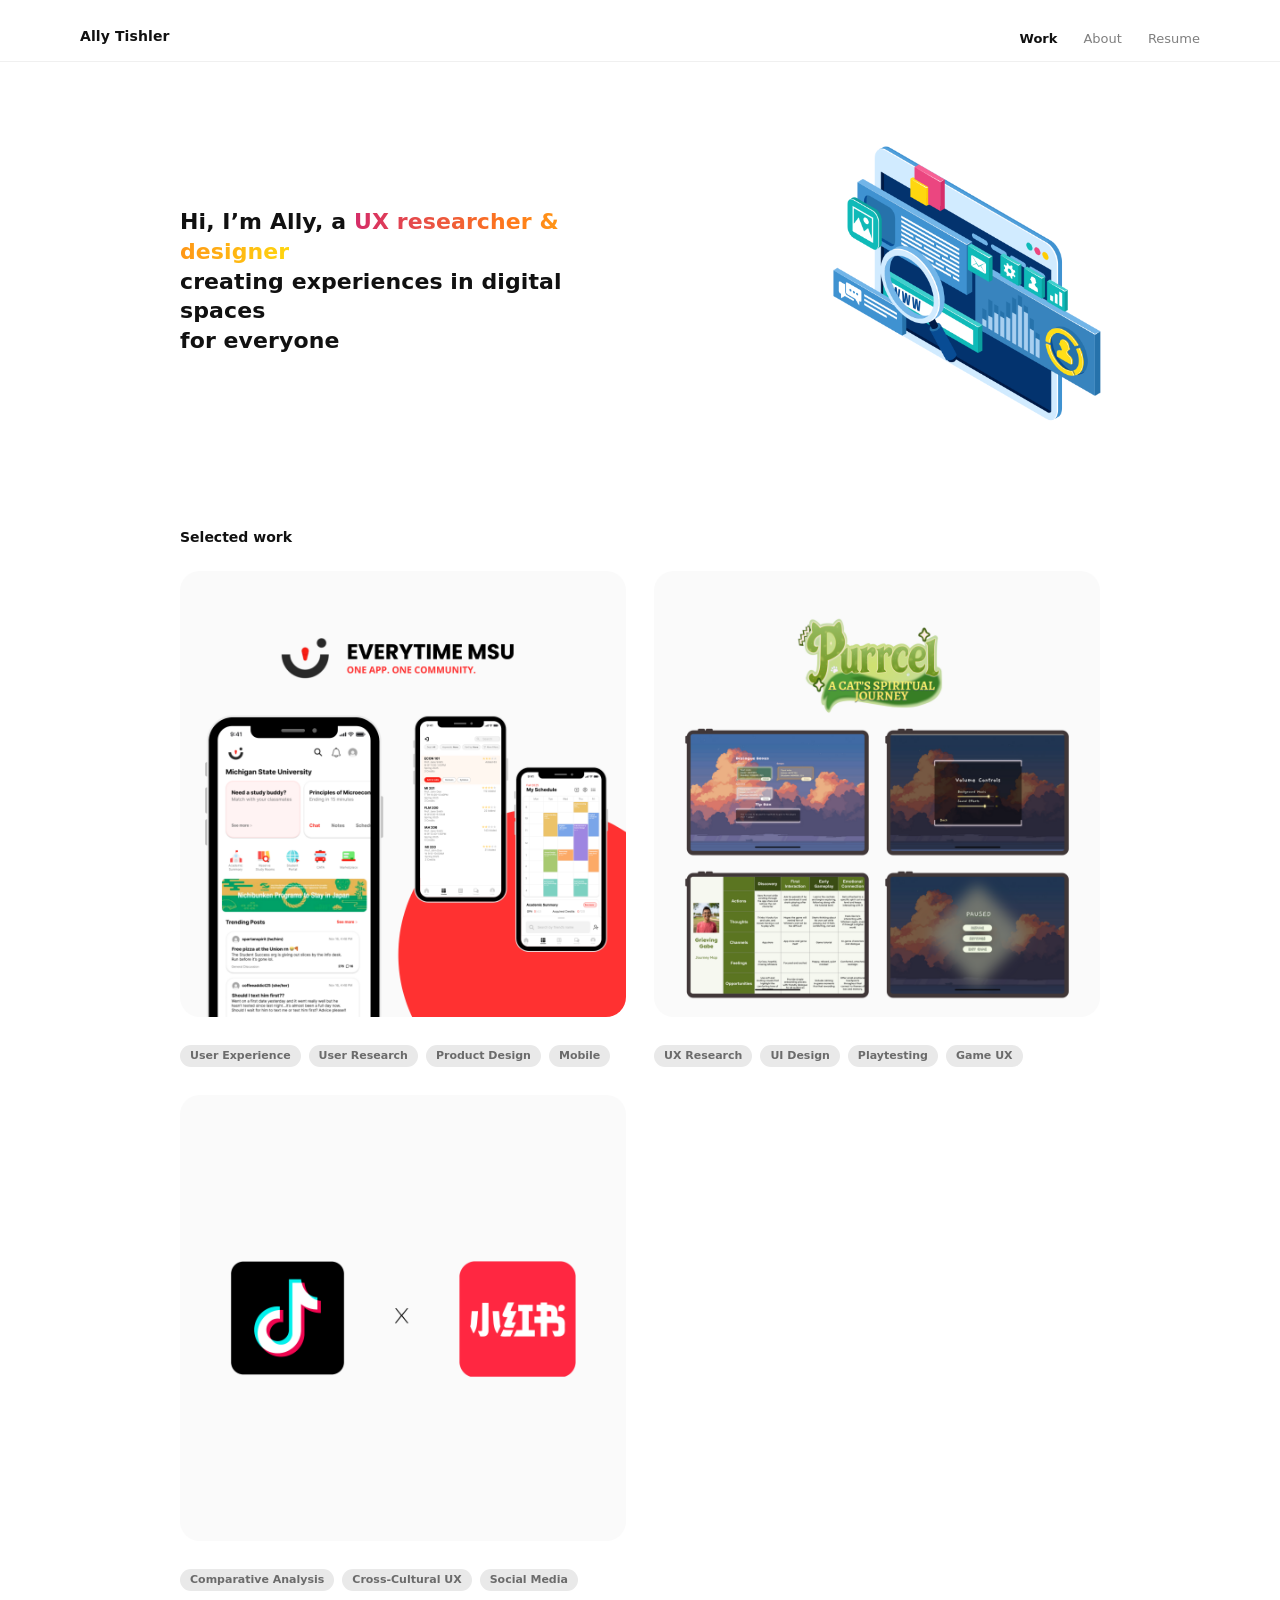
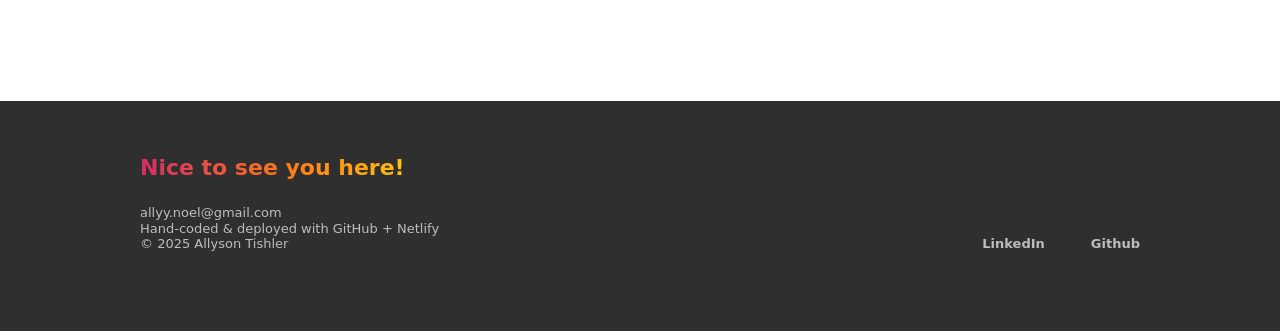
<file: index.html>
<!doctype html>
<html lang="en">
  <head>
    <meta charset="UTF-8" />
    <meta name="viewport" content="width=device-width, initial-scale=1.0" />
    <title>Ally Tishler — Portfolio</title>
    <link rel="stylesheet" href="styles.css" />
  </head>

  <body>
    <!-- NAV -->
    <header class="site-header">
      <nav class="nav">
        <a href="index.html" class="nav__brand">Ally Tishler</a>


        <ul class="nav__links">
          <li><a class="nav__link nav__link--active" href="#work">Work</a></li>
          <li><a class="nav__link" href="about.html">About</a></li>
          <li><a class="nav__link" href="https://drive.google.com/file/d/1jGDNcZzKqeIqmGN0ZcOyikLbp_uLvPUx/view?usp=sharing">Resume</a></li>
        </ul>
      </nav>
    </header>

    <main>
      <!-- HERO -->
      <section class="hero">
        <div class="hero__inner">
          <div class="hero__text">
            <h1 class="hero__headline">
              Hi, I’m Ally, a <span class="highlight">UX researcher &amp; designer</span><br />
              creating experiences in digital spaces<br />
              for everyone
            </h1>
          </div>
      
          <div class="hero__art">
            <img class="hero__img" src="assets/LottieFile.png" alt="Hero illustration" />
          </div>
        </div>
      </section>
      

      <!-- SELECTED WORK -->
      <section id="work" class="work">
        <div class="work__inner">
          <h2 class="section-title">Selected work</h2>

          <div class="work-grid">
            <!-- Everytime -->
            <a class="work-card" href="everytime.html">
              <img
                class="work-card__img"
                src="assets/EverytimeThumbnail.png"
                alt="Everytime MSU project thumbnail"
              />

              <div class="tag-row">
                <span class="tag">User Experience</span>
                <span class="tag">User Research</span>
                <span class="tag">Product Design</span>
                <span class="tag">Mobile</span>
              </div>
            </a>

            <!-- Purrcel -->
            <a class="work-card" href="purrcel.html">
              <img
                class="work-card__img"
                src="assets/PurrcelThumbnail.png"
                alt="Purrcel project thumbnail"
              />

              <div class="tag-row">
                <span class="tag">UX Research</span>
                <span class="tag">UI Design</span>
                <span class="tag">Playtesting</span>
                <span class="tag">Game UX</span>
              </div>
            </a>

            <!-- TikTok vs XHS (single on next row, left-aligned) -->
            <a class="work-card work-card--single" href="xhs.html">
              <img
                class="work-card__img"
                src="assets/TikTokvsXHSThumbnail.png"
                alt="TikTok vs XiaoHongShu comparative analysis thumbnail"
              />

              <div class="tag-row">
                <span class="tag">Comparative Analysis</span>
                <span class="tag">Cross-Cultural UX</span>
                <span class="tag">Social Media</span>
              </div>
            </a>
          </div>
        </div>
      </section>

    </main>

    <!-- FOOTER -->
    <footer class="footer">
      <div class="footer__inner">
        <div>
          <h3 class="footer__title">Nice to see you here!</h3>
          <a
            href="mailto:allyy.noel@gmail.com"
            class="footer__line footer__email"
            >
            allyy.noel@gmail.com
        </a>
    
          <p class="footer__line">Hand-coded & deployed with GitHub + Netlify</p>
          <p class="footer__line">© 2025 Allyson Tishler</p>
        </div>
    
        <div class="footer__right">
            <a class="footer__link" href="https://www.linkedin.com/in/allytishler-msu/">LinkedIn</a>
            <a class="footer__link" href="https://github.com/allysontishler">Github</a>
          </div>
      </div>
    </footer>
  </body>
</html>
</file>
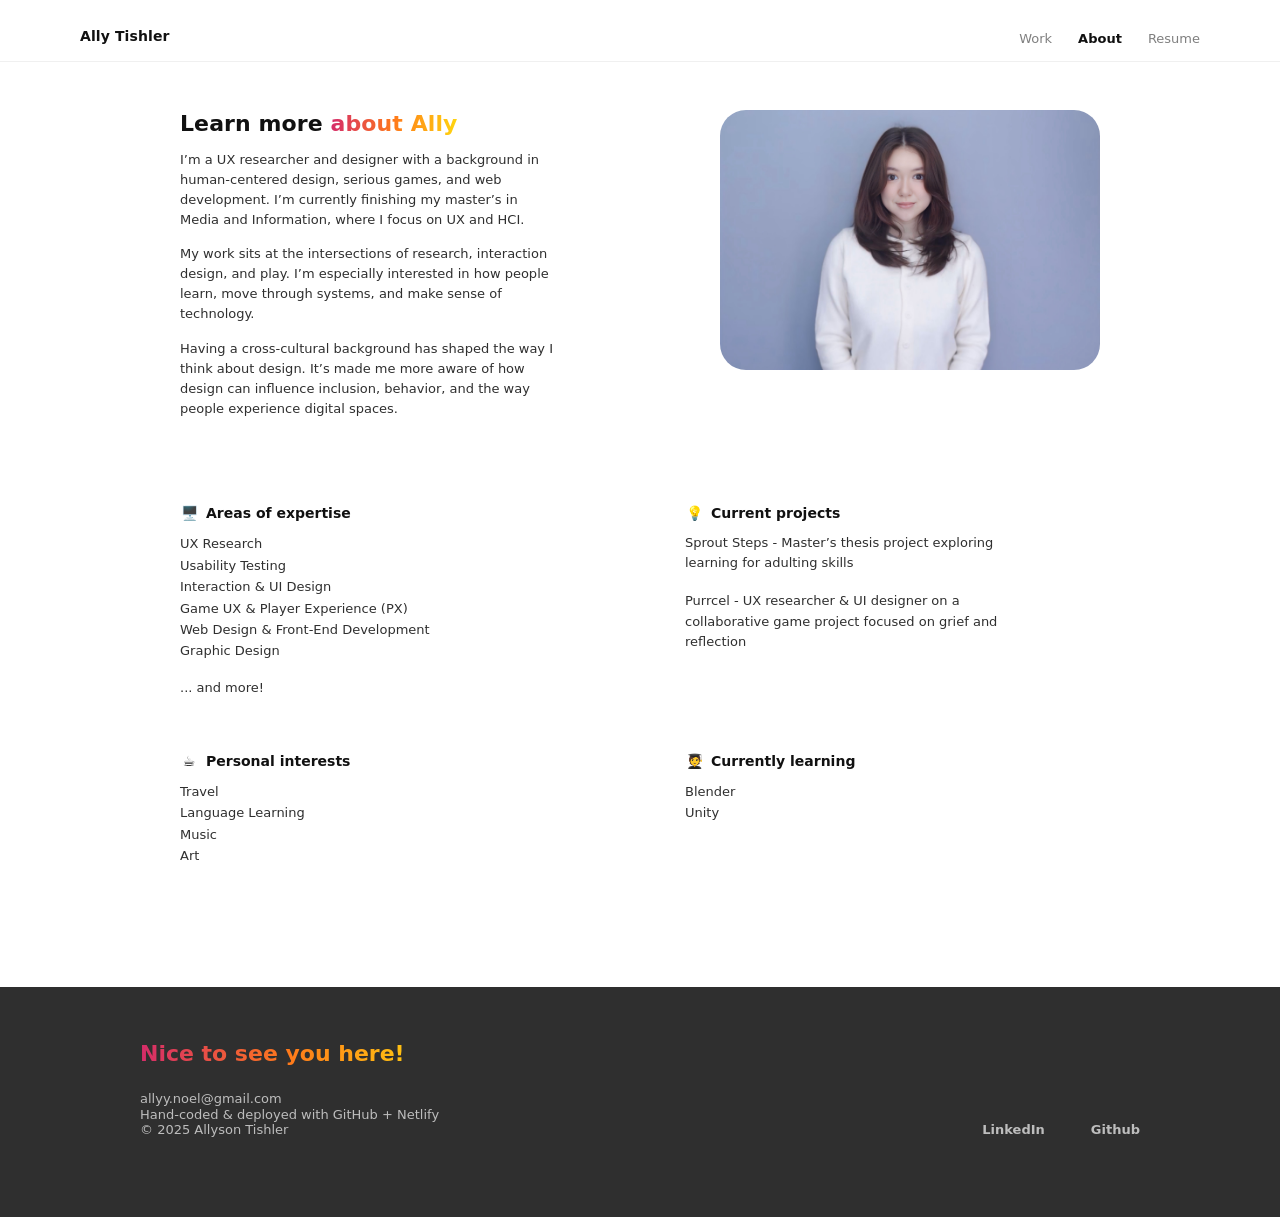
<file: about.html>
<!doctype html>
<html lang="en">
  <head>
    <meta charset="UTF-8" />
    <meta name="viewport" content="width=device-width, initial-scale=1.0" />
    <title>Ally Tishler — About</title>
    <link rel="stylesheet" href="styles.css" />
  </head>

  <body>
    <!-- NAV -->
    <header class="site-header">
      <nav class="nav">
        <a href="index.html" class="nav__brand">Ally Tishler</a>


        <ul class="nav__links">
          <li><a class="nav__link" href="index.html#work">Work</a></li>
          <li><a class="nav__link nav__link--active" href="about.html">About</a></li>
          <li><a class="nav__link" href="https://drive.google.com/file/d/1jGDNcZzKqeIqmGN0ZcOyikLbp_uLvPUx/view?usp=sharing">Resume</a></li>
        </ul>
      </nav>
    </header>

    <main>
      <!-- ABOUT HEADER -->
      <section class="about-page">
        <div class="about-page__inner">
          <div class="about-hero">
            <!-- LEFT: TITLE + PARAGRAPHS -->
            <div class="about-hero__text">
              <h1 class="about-hero__title">
                Learn more <span class="about-hero__accent">about Ally</span>
              </h1>

              <div class="about-hero__body">
                <p>
                  I’m a UX researcher and designer with a background in human-centered design, serious
                  games, and web development. I’m currently finishing my master’s in Media and
                  Information, where I focus on UX and HCI.
                </p>

                <p>
                  My work sits at the intersections of research, interaction design, and play. I’m
                  especially interested in how people learn, move through systems, and make sense of
                  technology.
                </p>

                <p>
                  Having a cross-cultural background has shaped the way I think about design. It’s
                  made me more aware of how design can influence inclusion, behavior, and the way
                  people experience digital spaces.
                </p>
              </div>
            </div>

            <!-- RIGHT: PHOTO -->
            <div class="about-hero__image-wrap">
              <!-- IMAGE PLACEHOLDER (replace later) -->
              <img
                class="about-hero__image"
                src="assets/Headshot-img.jpeg"
                alt="Portrait placeholder"
              />
            </div>
          </div>

          <!-- INFO GRID (2 columns x 2 rows) -->
          <section class="about-info">
            <div class="about-info__grid">
              <!-- Areas of expertise -->
              <div class="about-card">
                <h2 class="about-card__title">
                  <span class="about-card__icon">🖥️</span>
                  Areas of expertise
                </h2>

                <ul class="about-list">
                  <li>UX Research</li>
                  <li>Usability Testing</li>
                  <li>Interaction &amp; UI Design</li>
                  <li>Game UX &amp; Player Experience (PX)</li>
                  <li>Web Design &amp; Front-End Development</li>
                  <li>Graphic Design</li>
                </ul>

                <p class="about-card__small">... and more!</p>
              </div>

              <!-- Current projects -->
              <div class="about-card">
                <h2 class="about-card__title">
                  <span class="about-card__icon">💡</span>
                  Current projects
                </h2>

                <div class="about-lines">
                  <p>
                    Sprout Steps - Master’s thesis project exploring<br />
                    learning for adulting skills
                  </p>

                  <p>
                    Purrcel - UX researcher &amp; UI designer on a<br />
                    collaborative game project focused on grief and<br />
                    reflection
                  </p>
                </div>
              </div>

              <!-- Personal interests -->
              <div class="about-card">
                <h2 class="about-card__title">
                  <span class="about-card__icon">☕</span>
                  Personal interests
                </h2>

                <ul class="about-list">
                  <li>Travel</li>
                  <li>Language Learning</li>
                  <li>Music</li>
                  <li>Art</li>
                </ul>
              </div>

              <!-- Currently learning -->
              <div class="about-card">
                <h2 class="about-card__title">
                  <span class="about-card__icon">🧑‍🎓</span>
                  Currently learning
                </h2>

                <ul class="about-list">
                  <li>Blender</li>
                  <li>Unity</li>
                </ul>
              </div>
            </div>
          </section>
        </div>
      </section>
    </main>

    <!-- FOOTER (same as home) -->
    <footer class="footer">
      <div class="footer__inner">
        <div>
          <h3 class="footer__title">Nice to see you here!</h3>
          <a
            href="mailto:allyy.noel@gmail.com"
            class="footer__line footer__email"
            >
            allyy.noel@gmail.com
        </a>
    
          <p class="footer__line">Hand-coded & deployed with GitHub + Netlify</p>
          <p class="footer__line">© 2025 Allyson Tishler</p>
        </div>
    
        <div class="footer__right">
            <a class="footer__link" href="https://www.linkedin.com/in/allytishler-msu/">LinkedIn</a>
            <a class="footer__link" href="https://github.com/allysontishler">Github</a>
          </div>
      </div>
    </footer>
  </body>
</html>
</file>
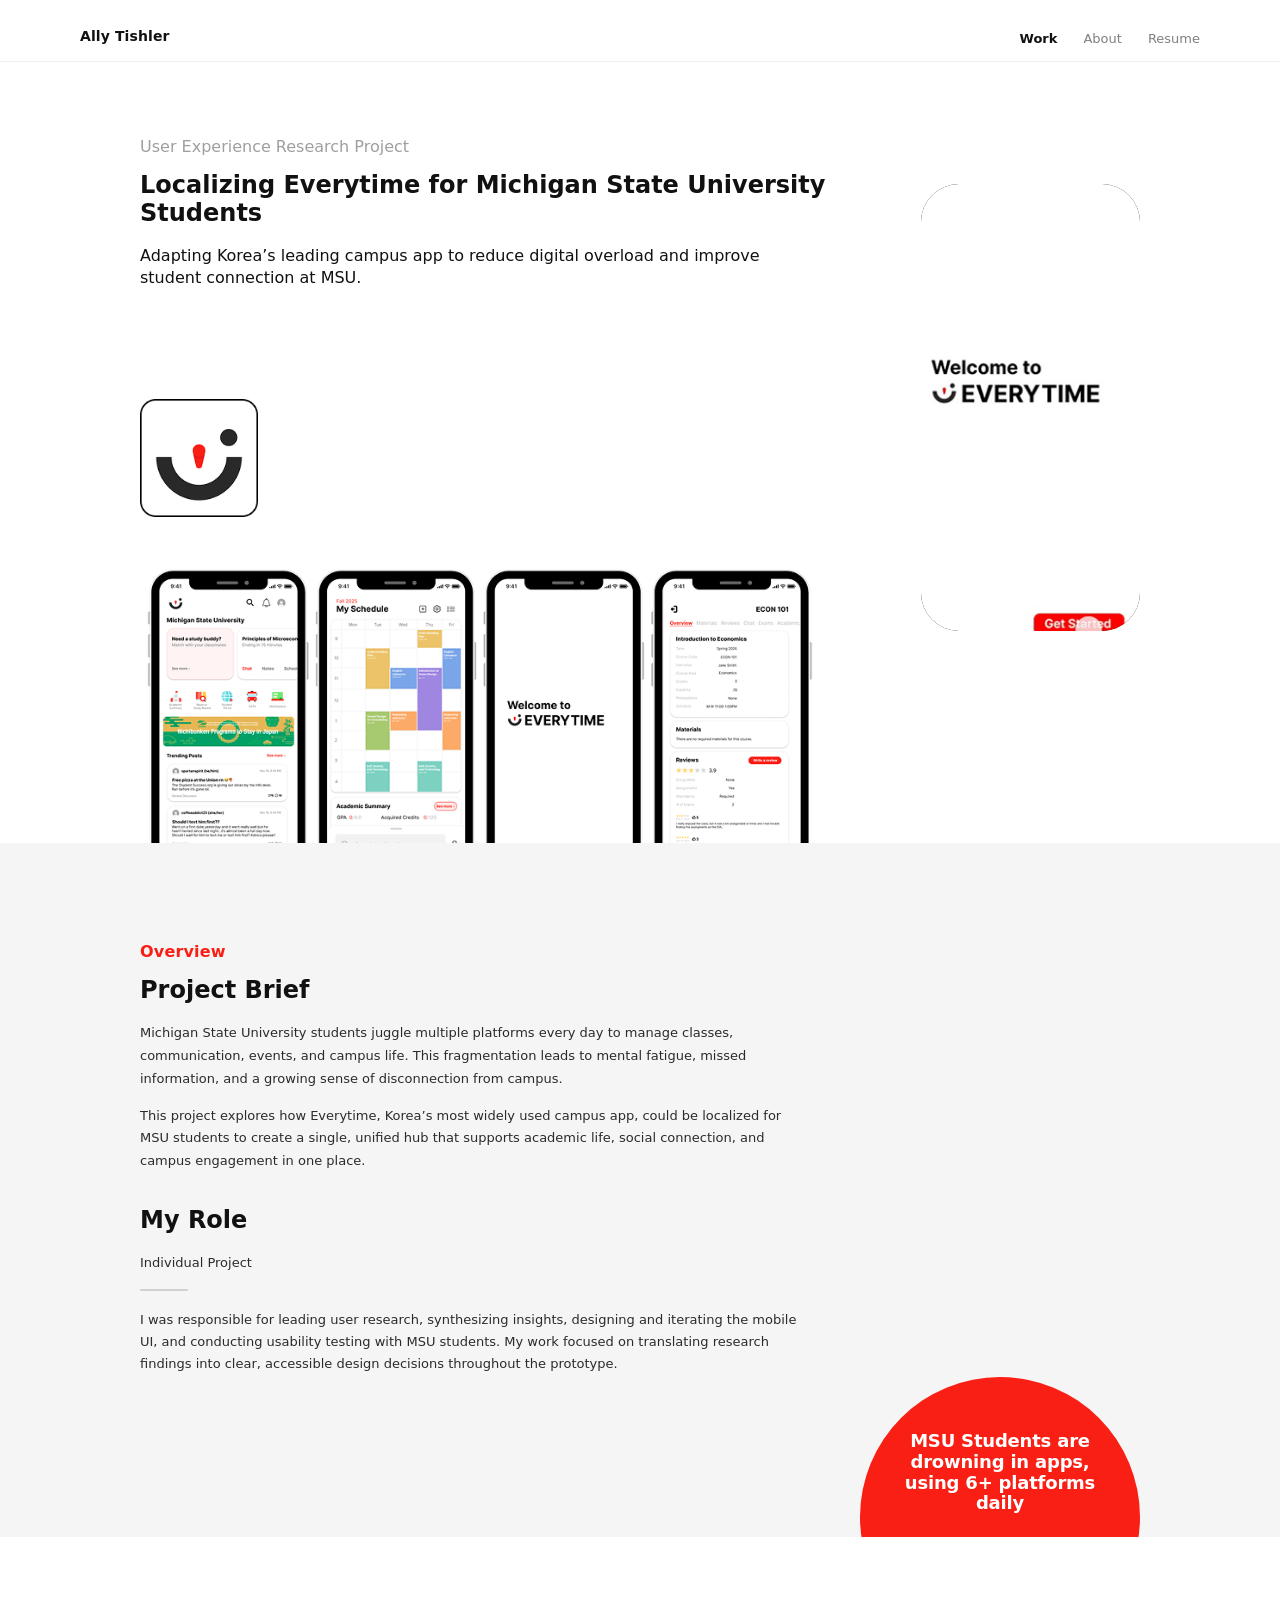
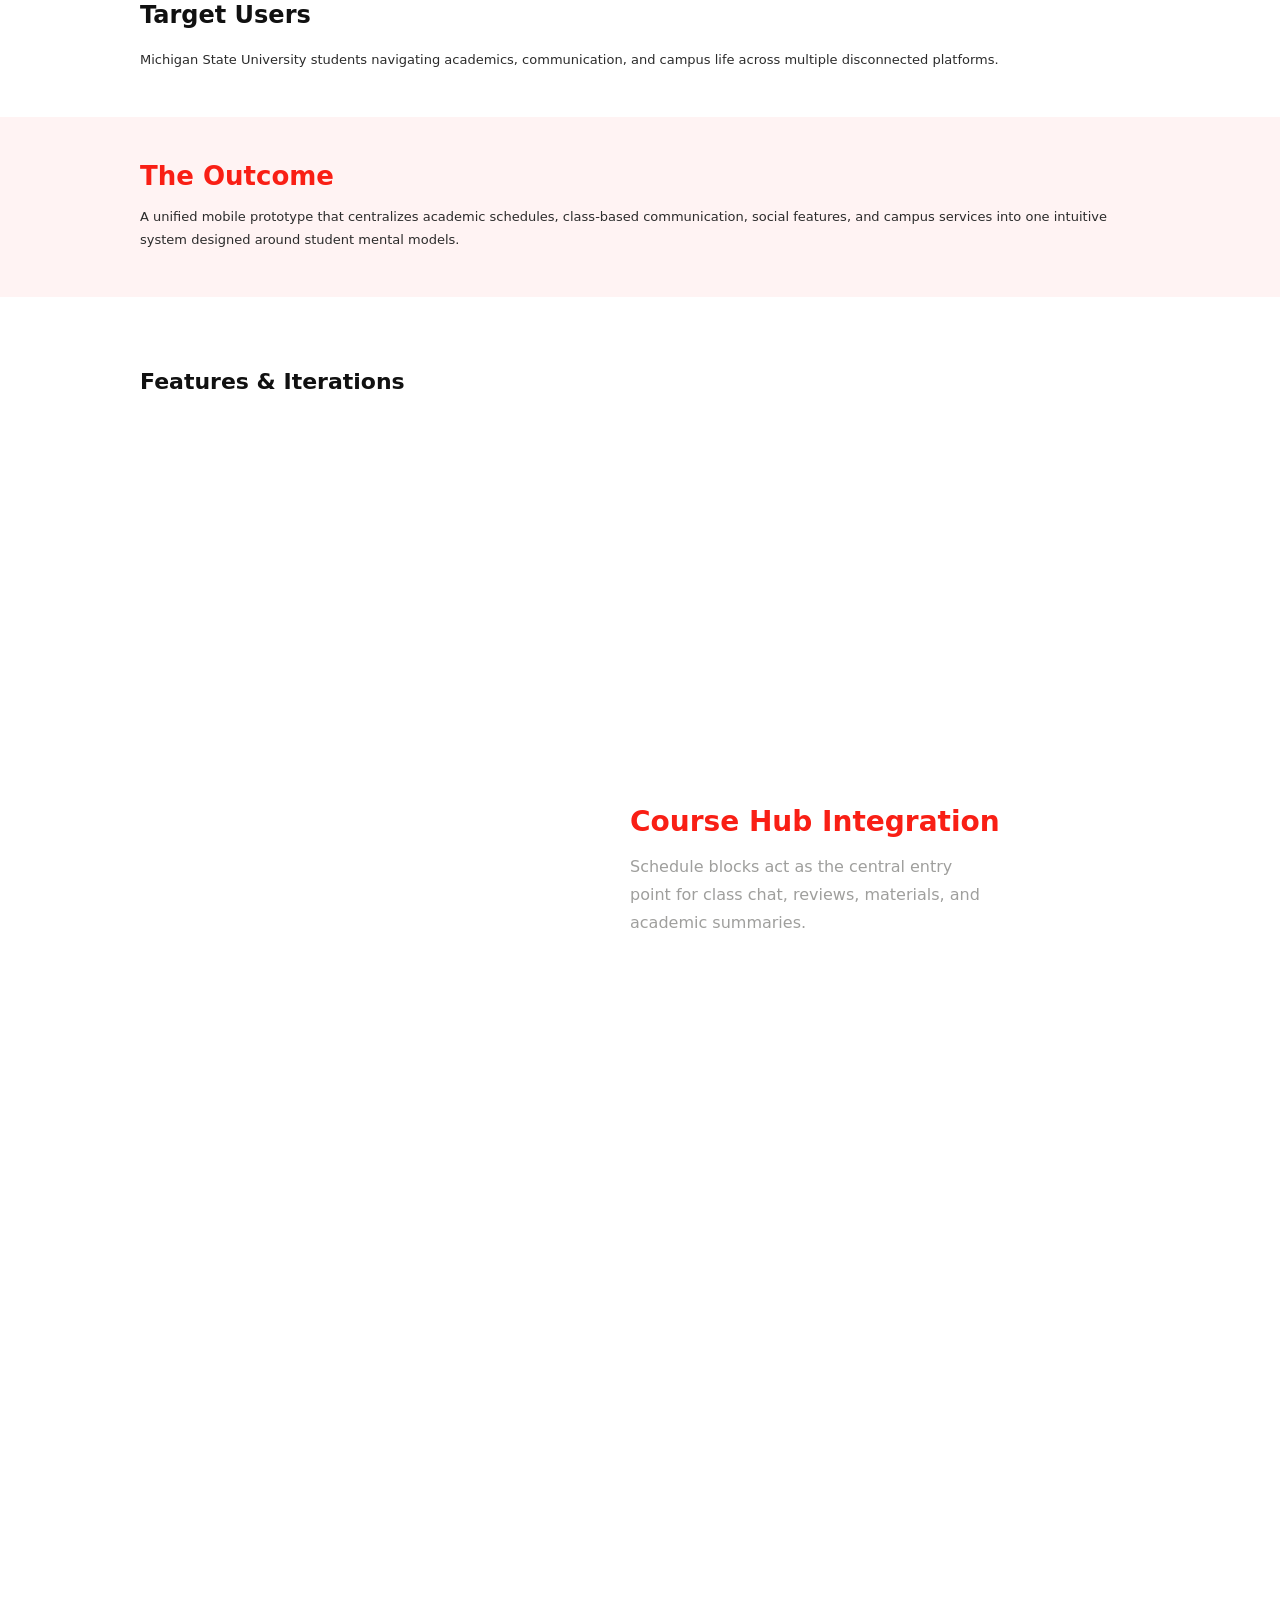
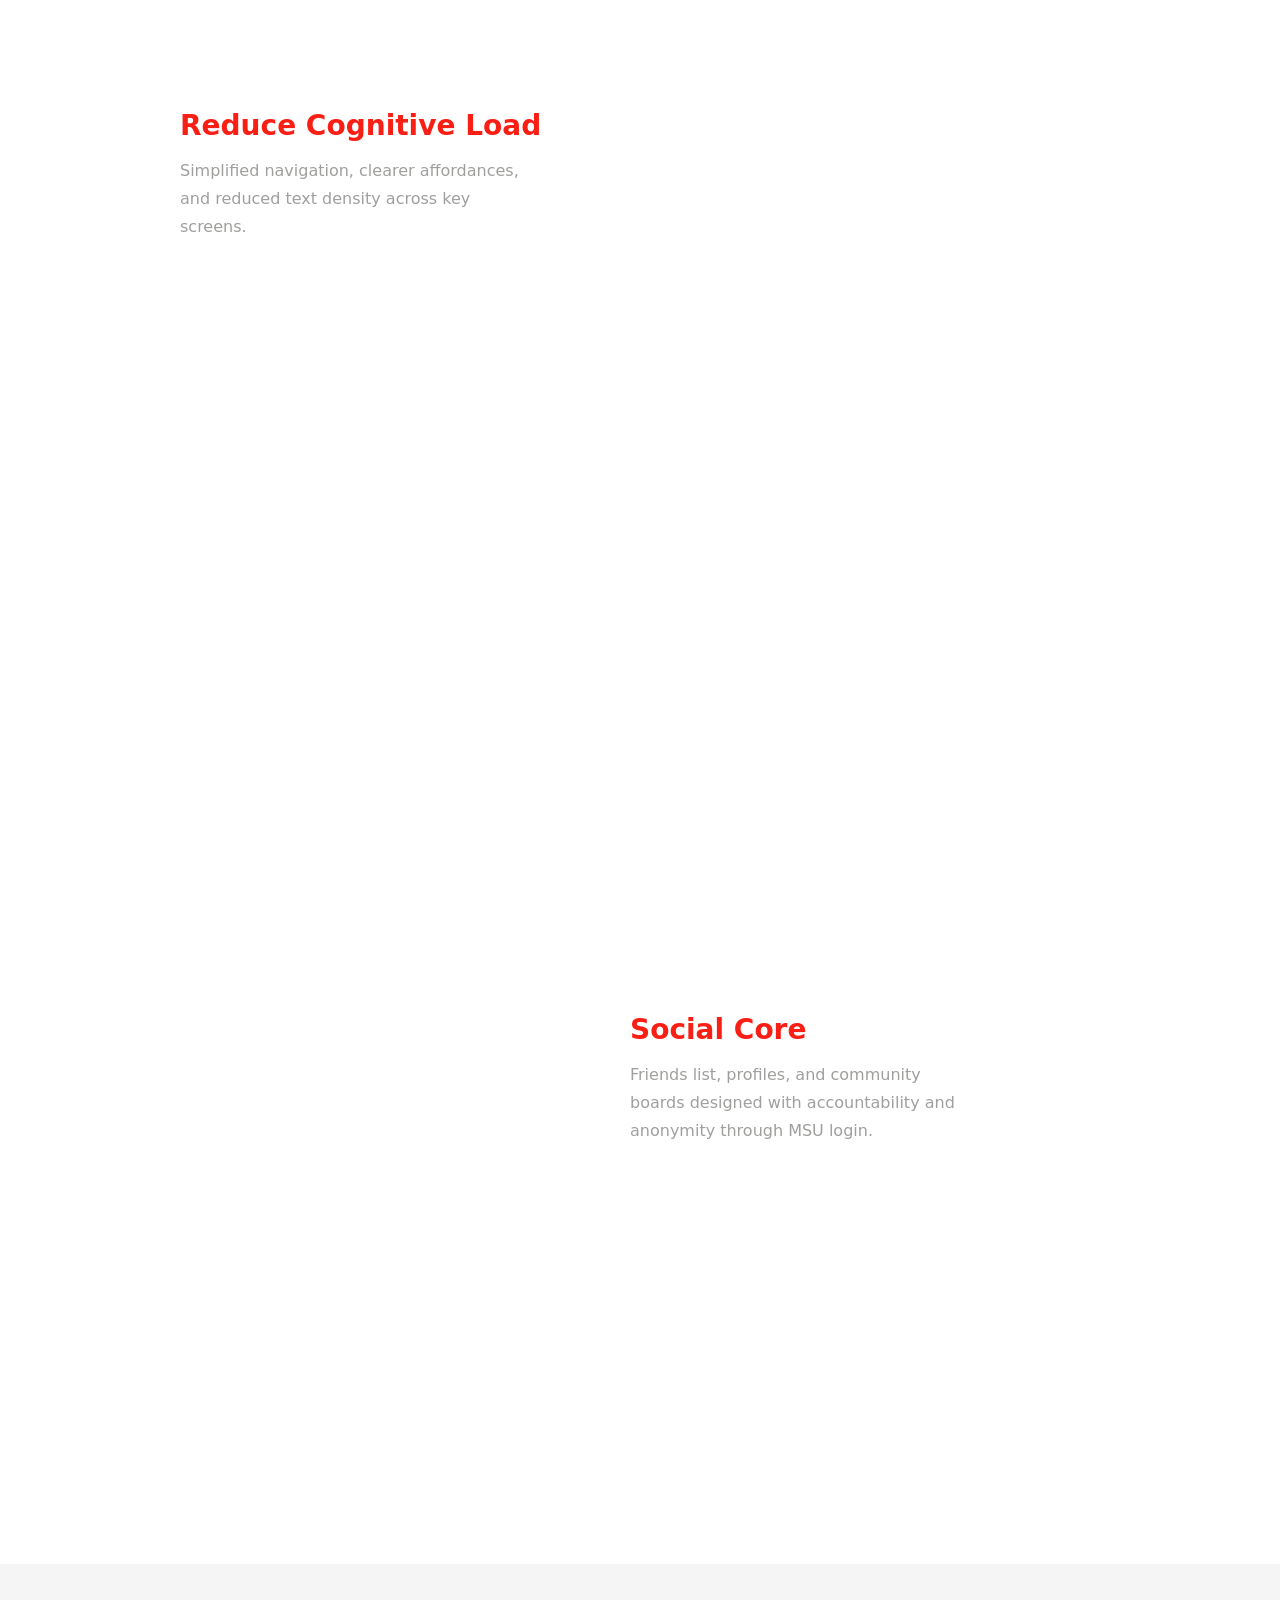
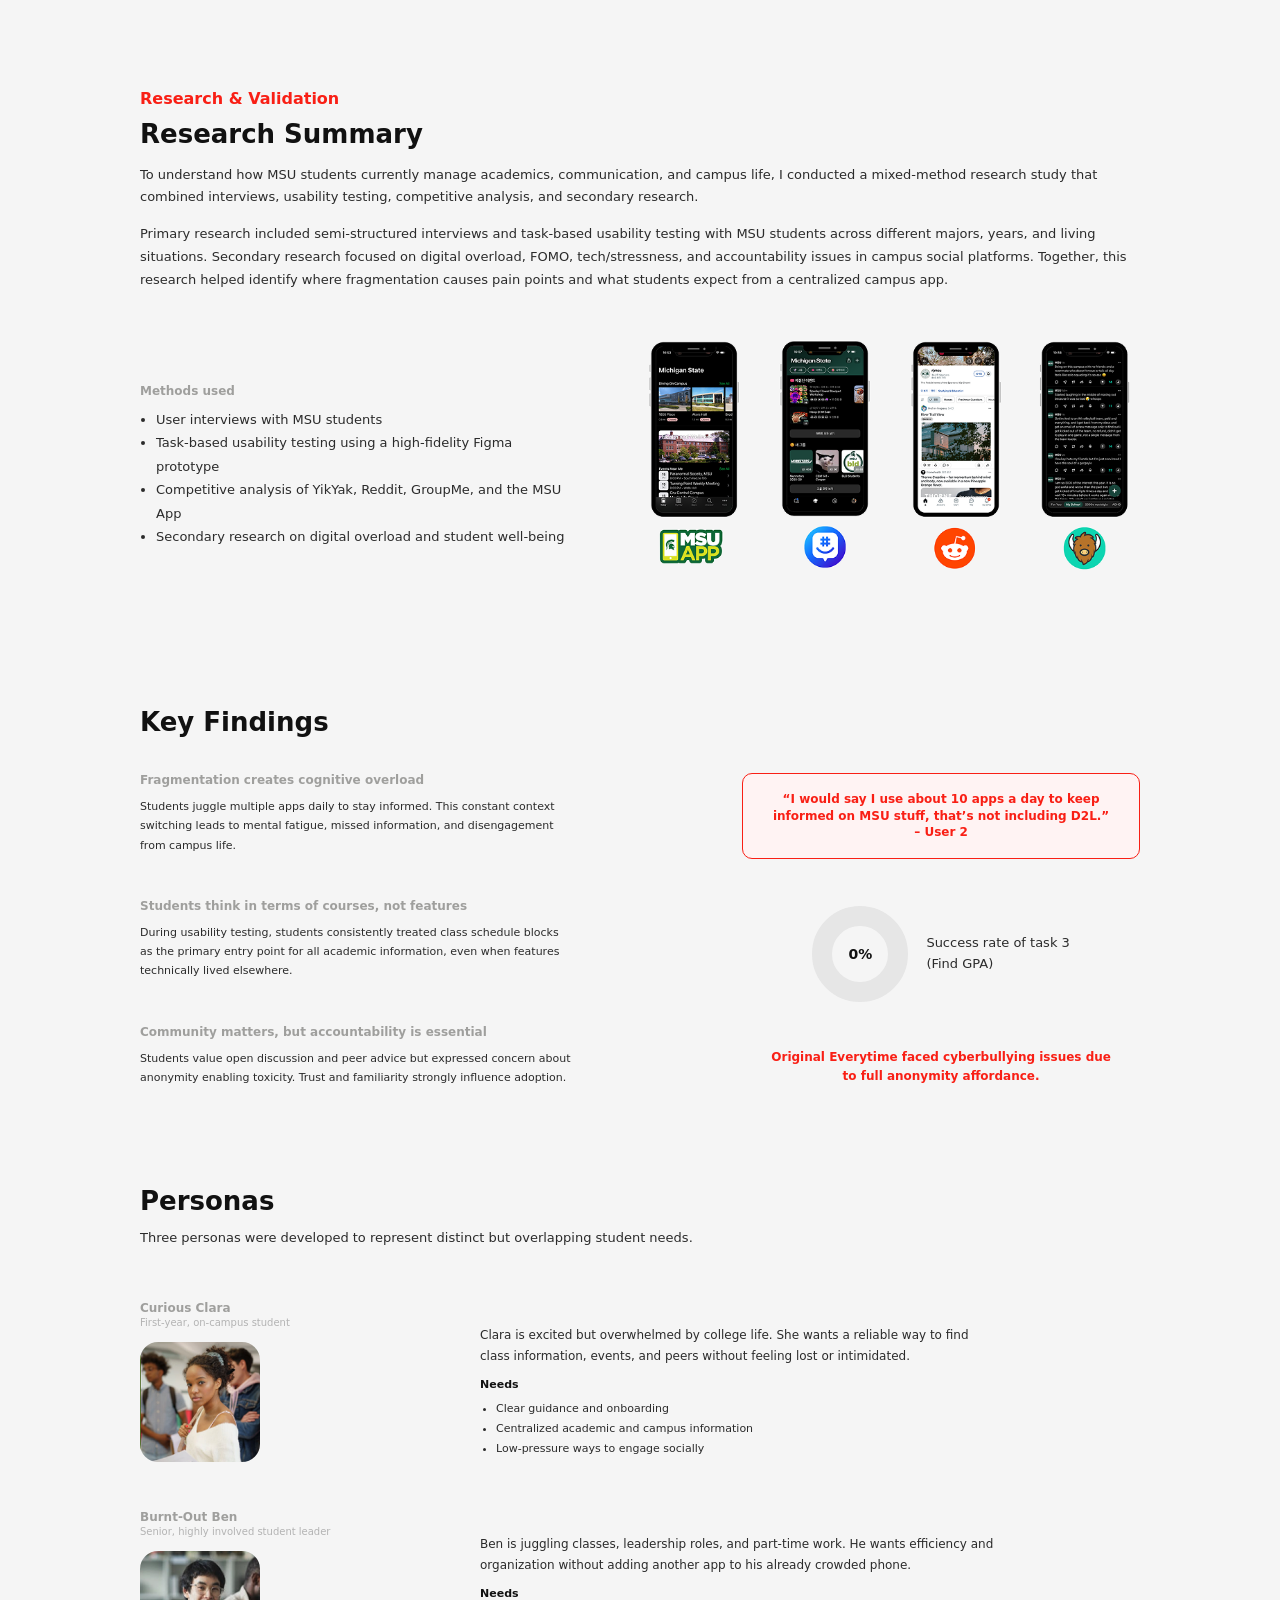
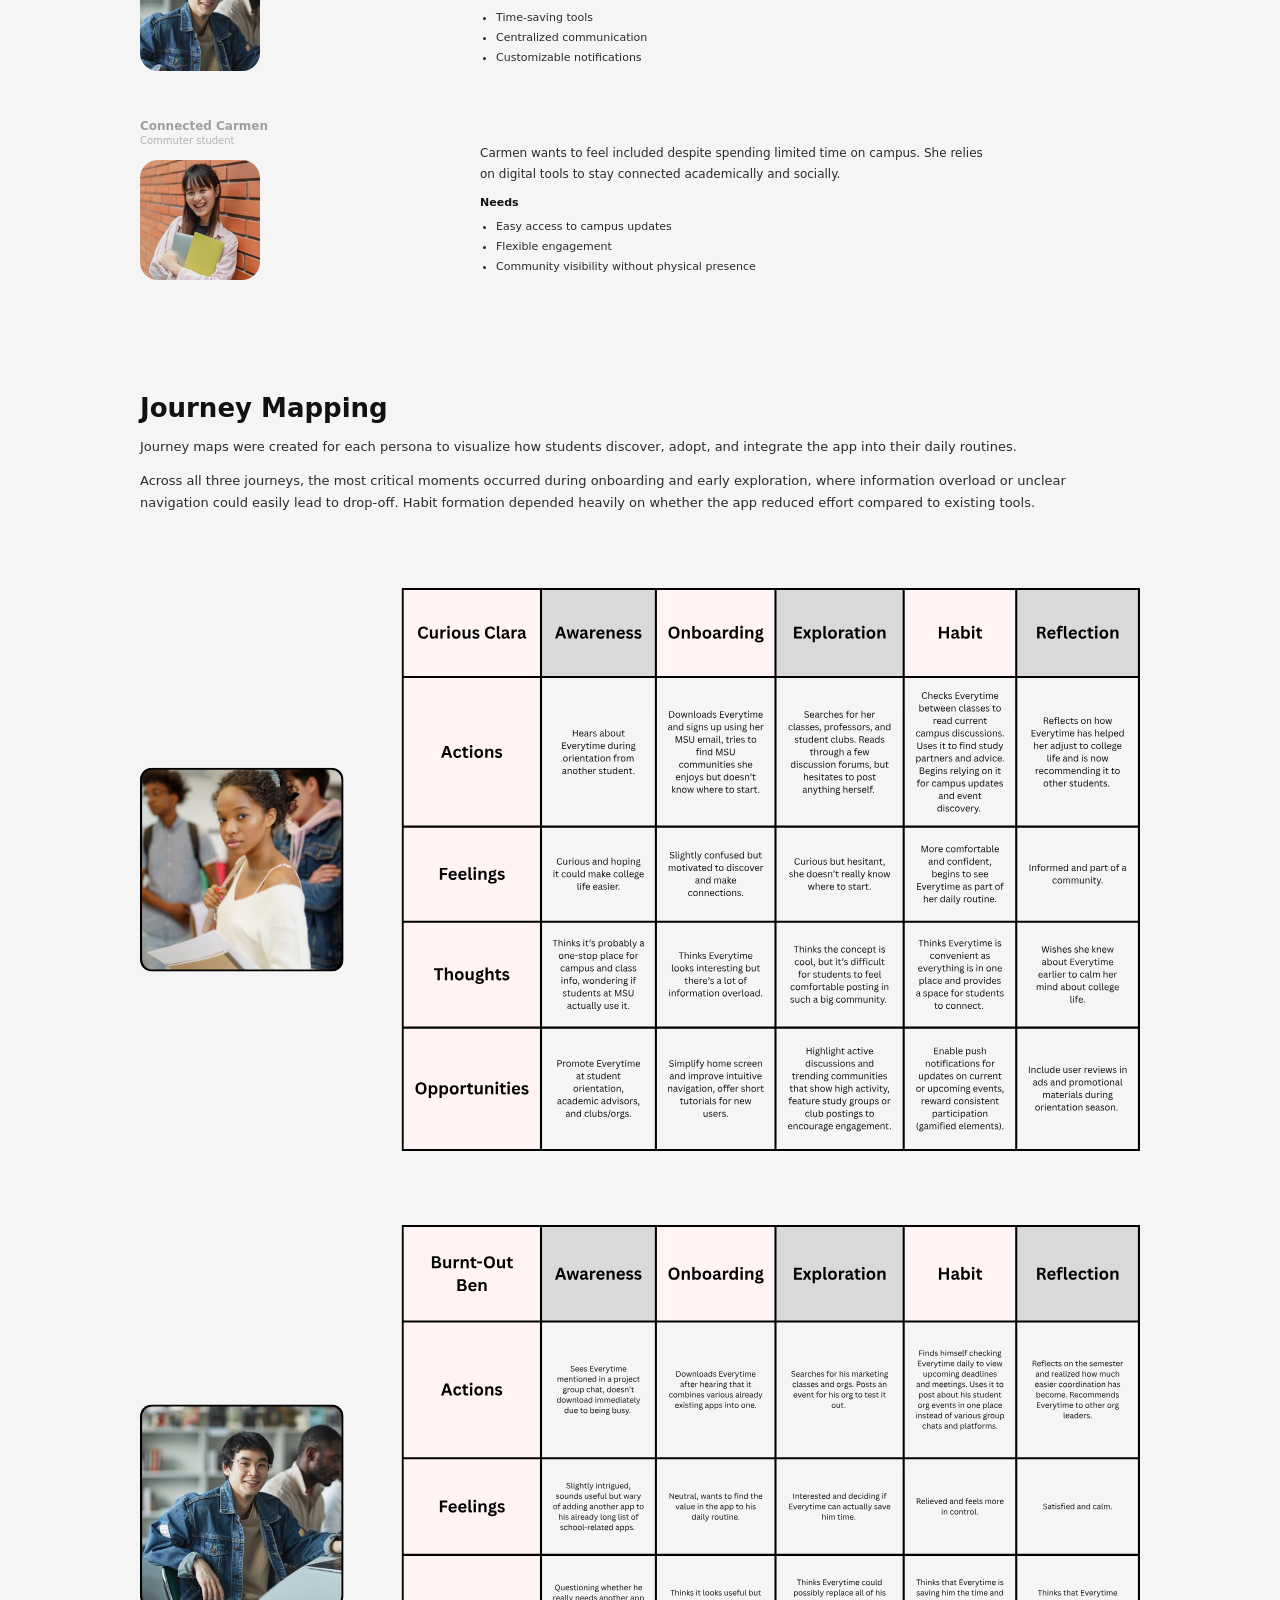
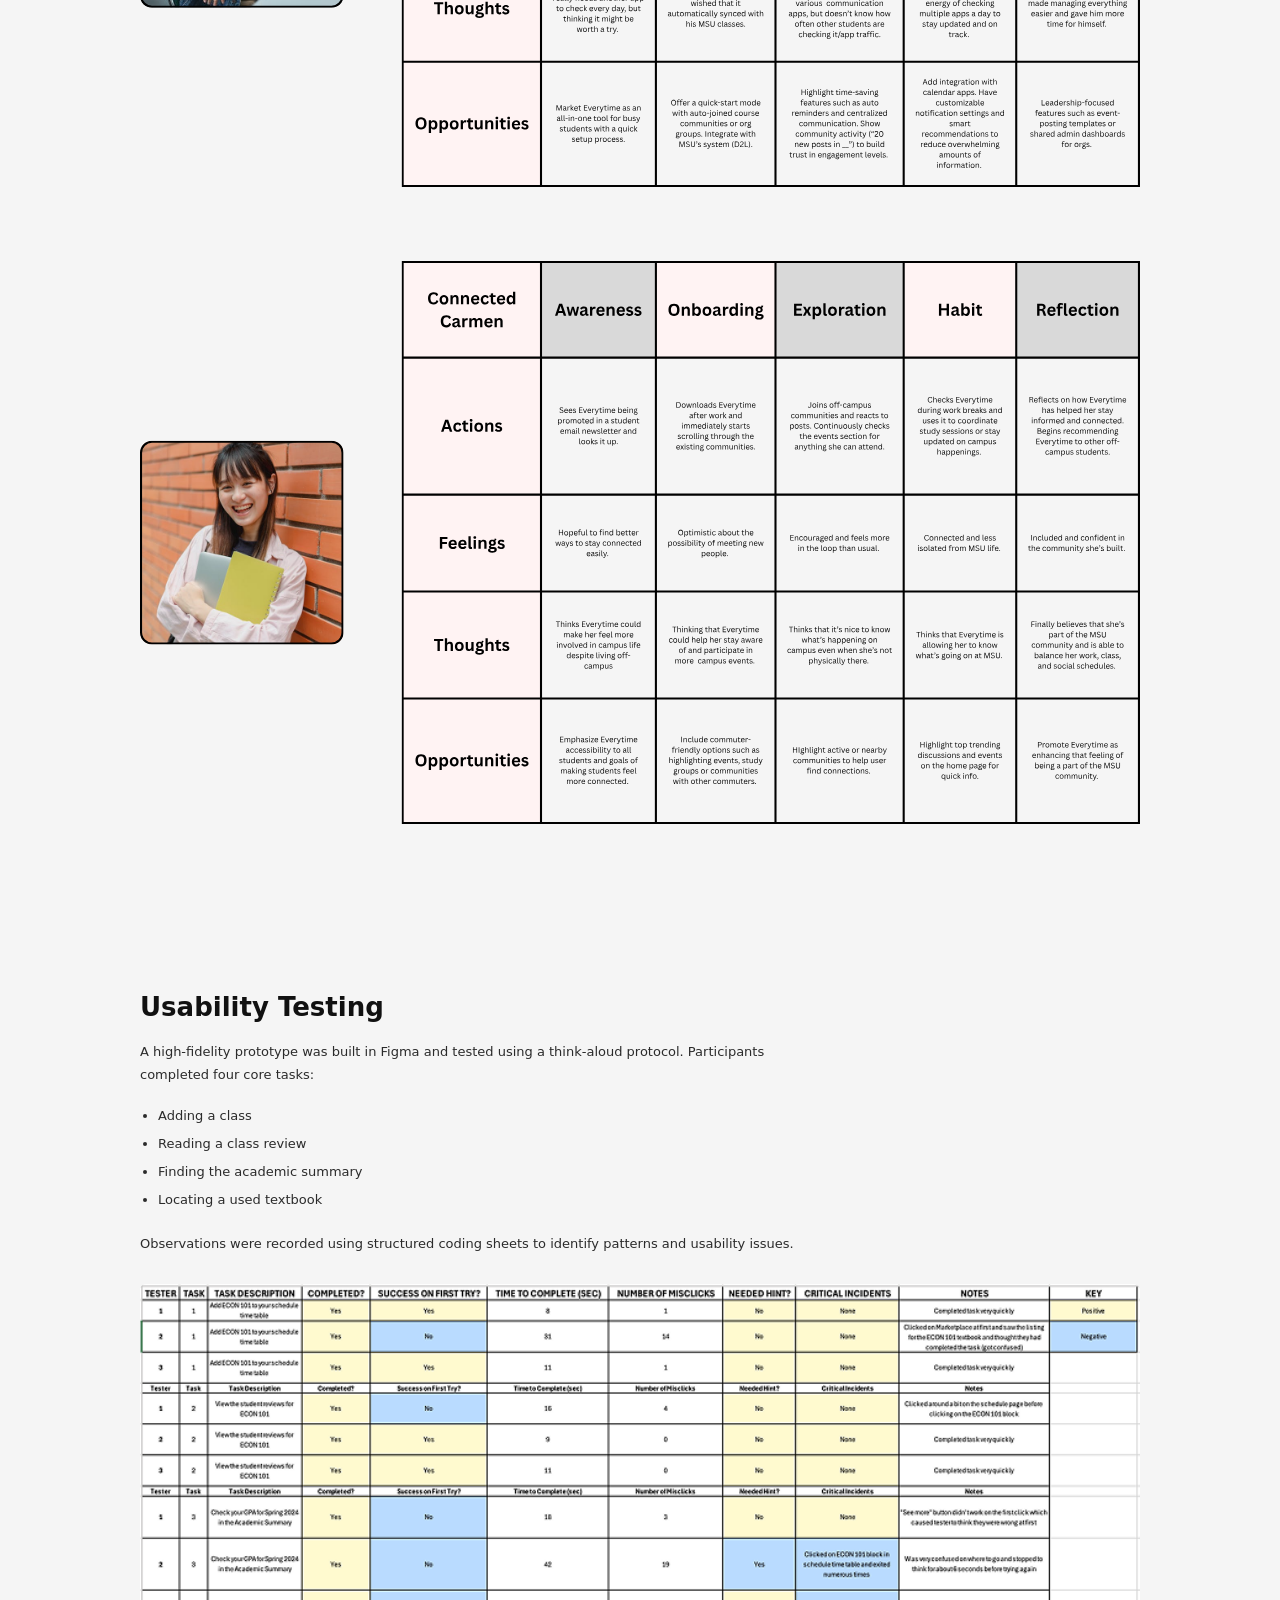
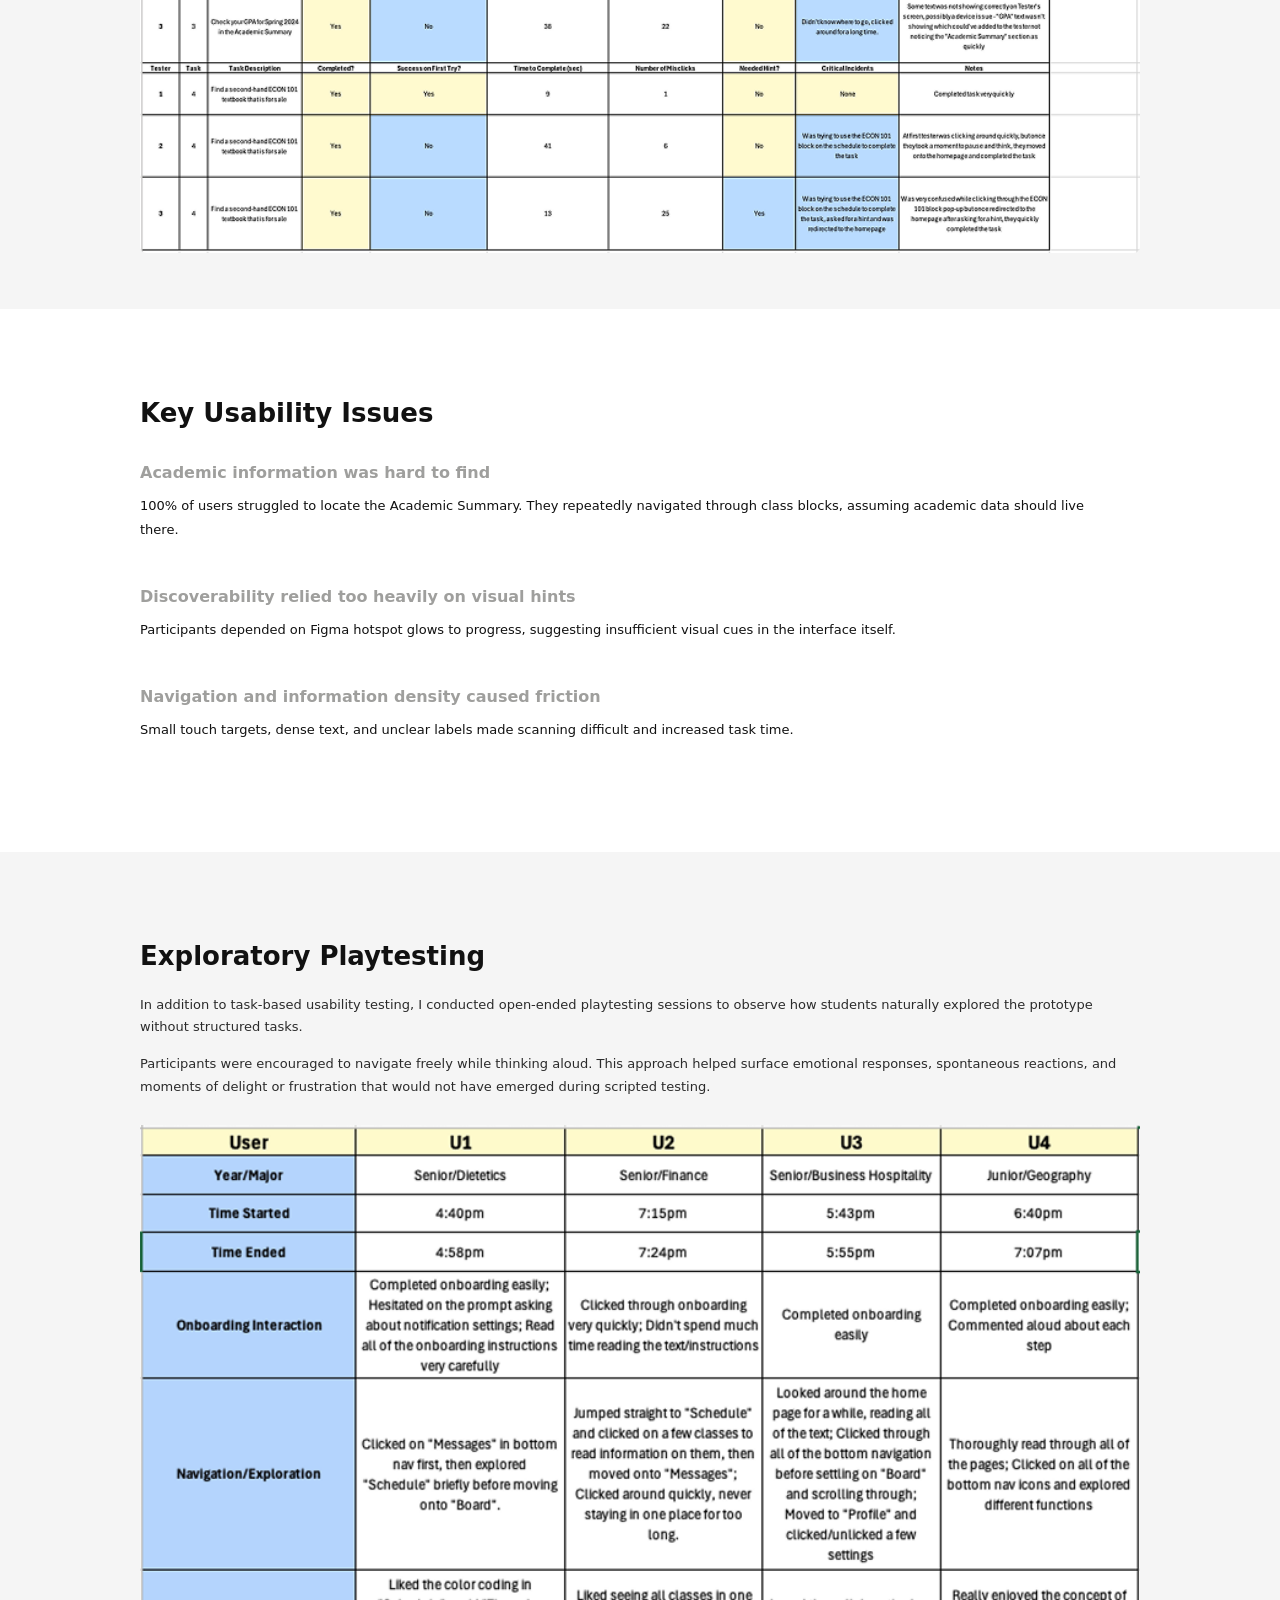
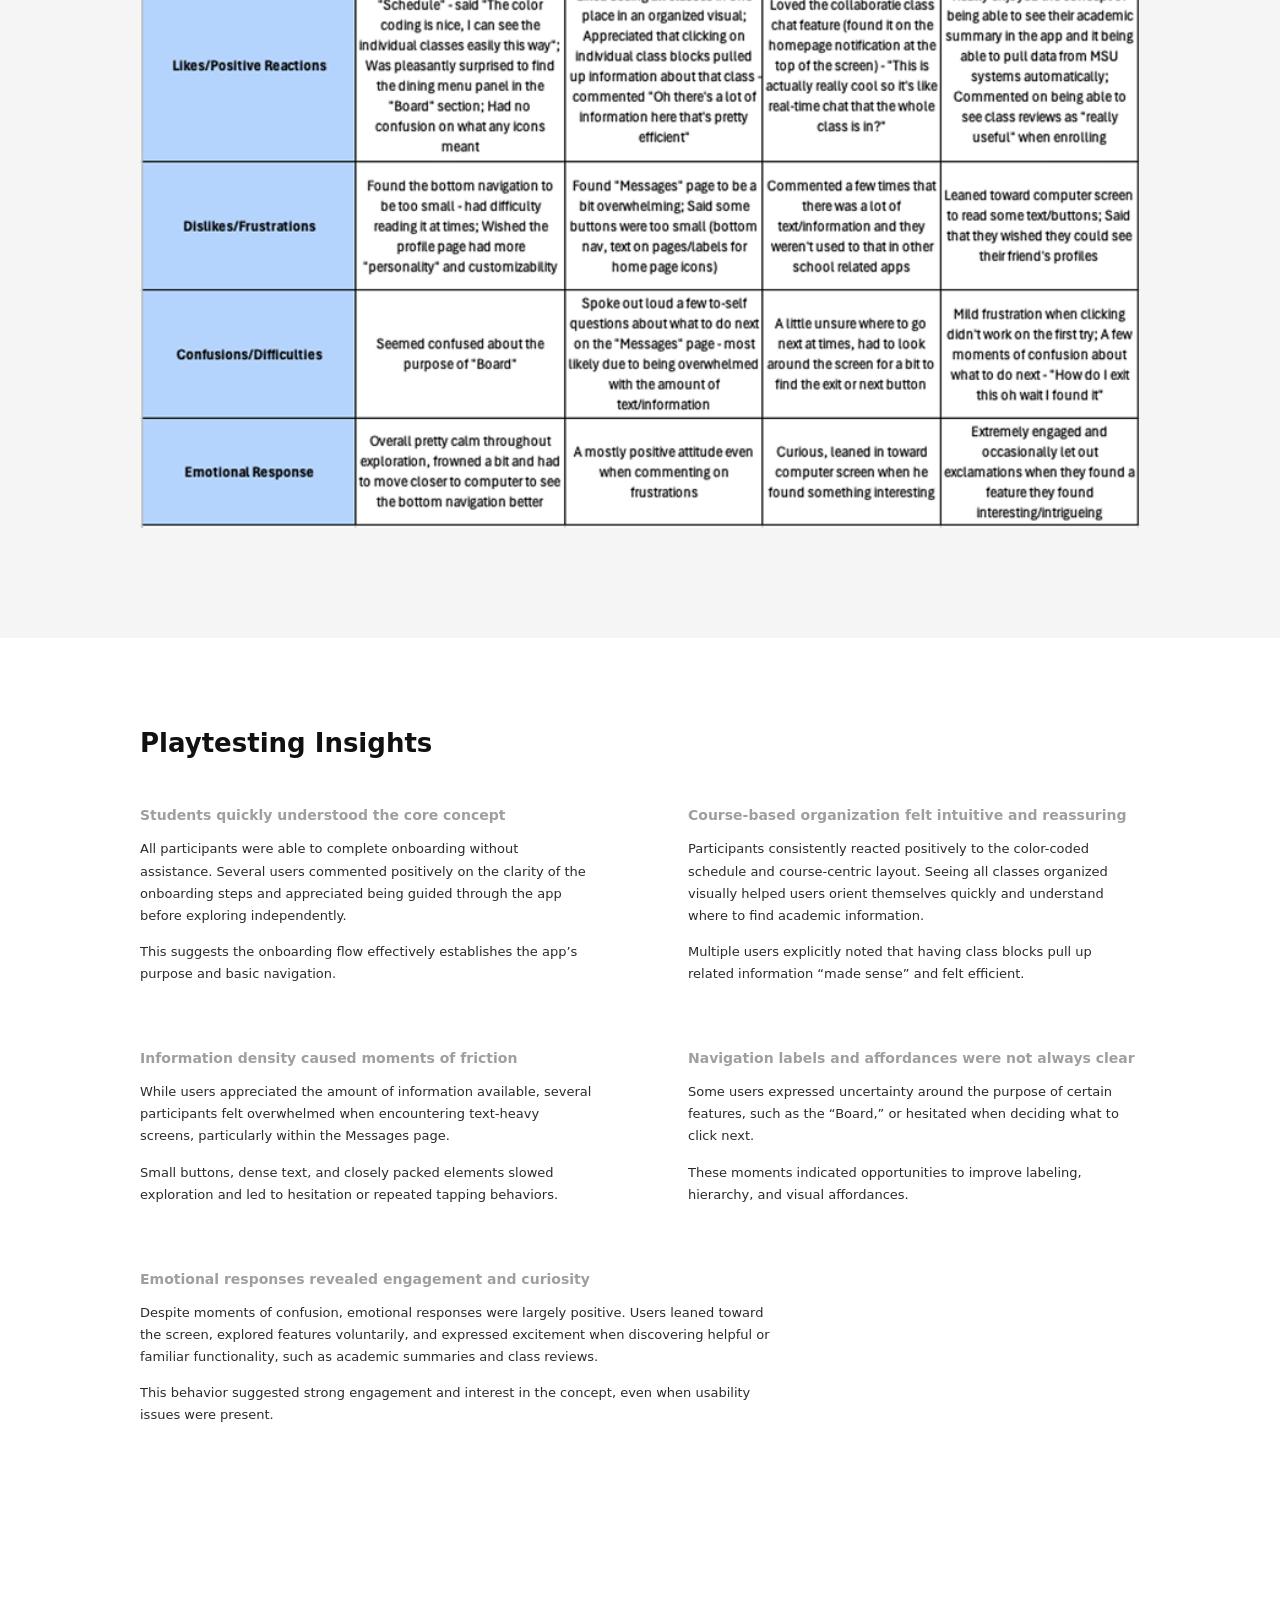
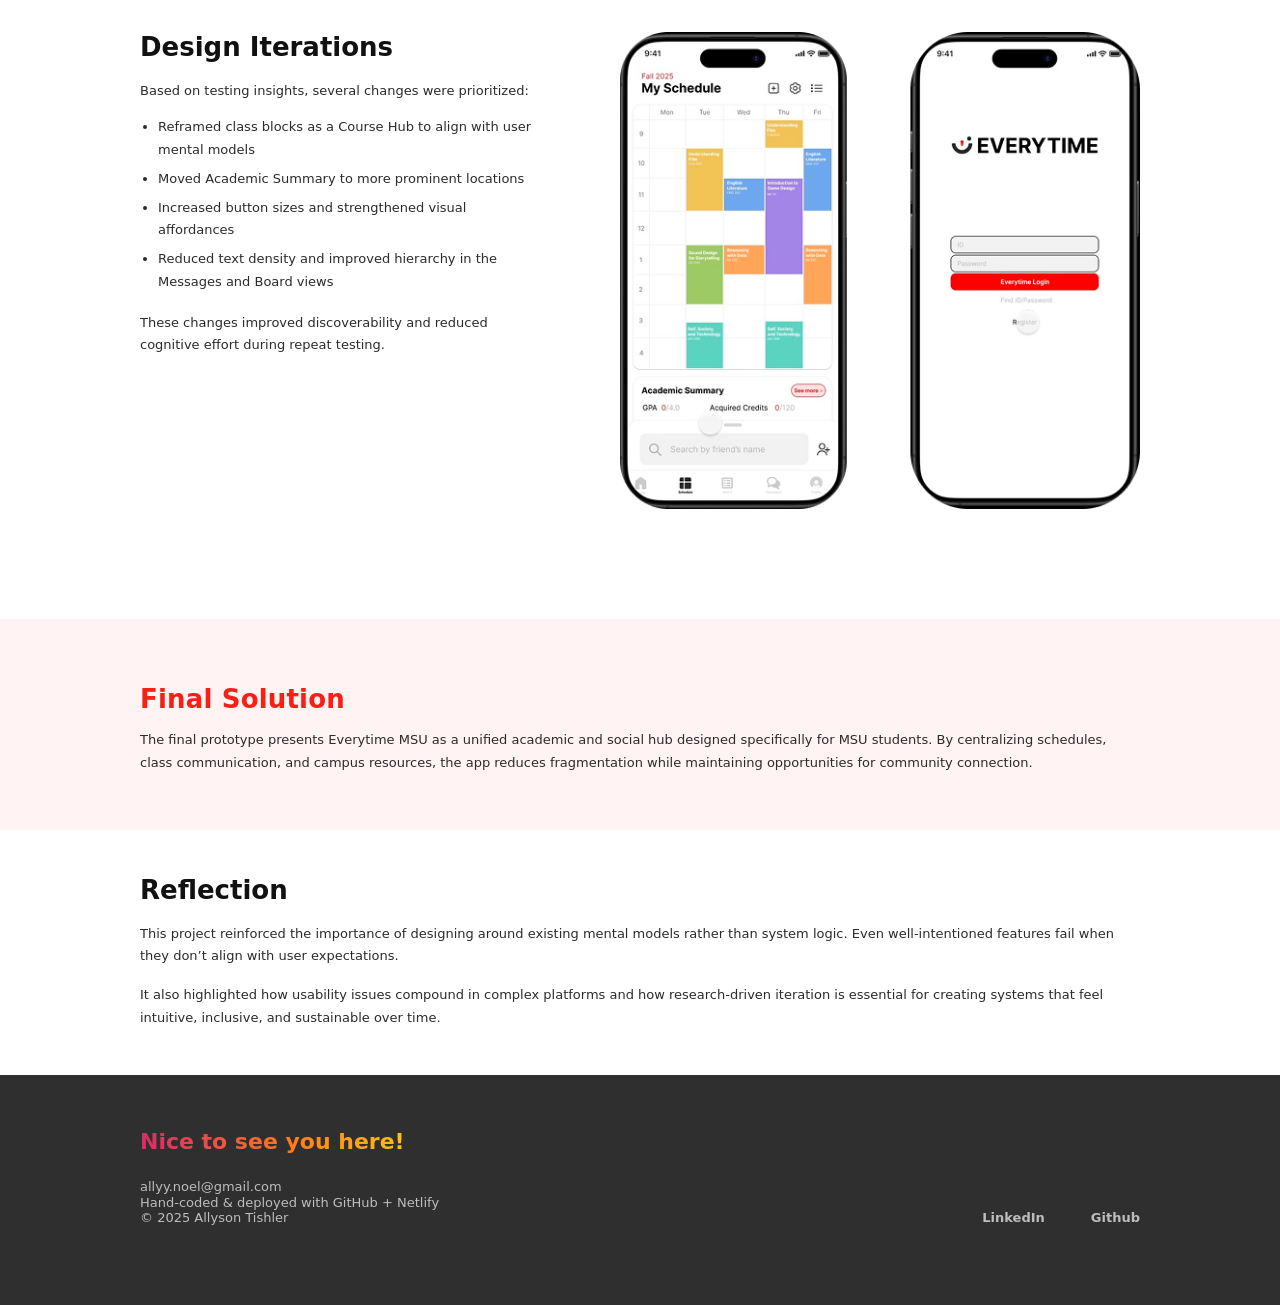
<file: everytime.html>
<!-- everytime.html -->
<!doctype html>
<html lang="en">
  <head>
    <meta charset="UTF-8" />
    <meta name="viewport" content="width=device-width, initial-scale=1.0" />
    <title>Everytime MSU — Ally Tishler</title>
    <link rel="stylesheet" href="styles.css" />
  </head>

  <body class="case-everytime">
    <!-- NAV (same structure as your other pages; CSS will make it sticky site-wide) -->
    <header class="site-header">
      <nav class="nav">
        <a href="index.html" class="nav__brand">Ally Tishler</a>


        <ul class="nav__links">
          <li><a class="nav__link nav__link--active" href="index.html#work">Work</a></li>
          <li><a class="nav__link" href="about.html">About</a></li>
          <li><a class="nav__link" href="#resume">Resume</a></li>
        </ul>
      </nav>
    </header>

    <main>
      <!-- CASE HERO -->
      <!-- CASE HERO -->
      <section class="case-hero">
        <div class="case-inner">
          <div class="case-hero__grid">
            <!-- LEFT -->
            <div class="case-hero__left">
              <p class="case-kicker case-kicker--muted">User Experience Research Project</p>

              <h1 class="case-title case-title--hero">
                Localizing Everytime for Michigan State University Students
              </h1>

              <p class="case-deck">
                Adapting Korea’s leading campus app to reduce digital overload and improve student
                connection at MSU.
              </p>

              <!-- left grouped hero image (logo + 4 screens) -->
              <div class="hero-visual">
                <img
                  class="hero-logo"
                  src="assets/everytime-logo.png"
                  alt="Everytime logo"
                />

                <div class="hero-strip__mask">
                  <img
                    class="hero-strip__img"
                    src="assets/hero-screens.png"
                    alt="Everytime screens"
                  />
                </div>
              </div>
            </div>

            <!-- RIGHT -->
            <div class="case-hero__right">
              <div class="case-hero__phone-wrap">
                <video
                  class="case-hero__phone-video"
                  autoplay
                  muted
                  playsinline
                  loop
                  preload="metadata"
                  poster="assets/onboarding-screen.png"
                >
                  <!-- ✅ best practice: mp4 first -->
                  <source src="assets/hero-recording.mov" type="video/mp4" />
                </video>
              </div>
            </div>
            
          </div>
        </div>
      </section>

      
      <!-- OVERVIEW (Project Brief + My Role + Red Bubble) -->
      <section class="case-section case-block case-block--gray case-section--overview">
        <div class="case-inner">
          <div class="overview-grid">
            <!-- LEFT COLUMN -->
            <div class="overview-left">
              <p class="case-kicker case-kicker--muted">Overview</p>
            
              <div class="project-brief">
                <h2 class="case-title">Project Brief</h2>
                <p class="case-body">
                  Michigan State University students juggle multiple platforms every day to manage classes,
                  communication, events, and campus life. This fragmentation leads to mental fatigue,
                  missed information, and a growing sense of disconnection from campus.
                </p>
                <p class="case-body" style="margin-top: 14px;">
                  This project explores how Everytime, Korea’s most widely used campus app, could be
                  localized for MSU students to create a single, unified hub that supports academic life,
                  social connection, and campus engagement in one place.
                </p>
              </div>
            
              <div class="my-role">
                <h2 class="case-title">My Role</h2>
                <p class="case-body">Individual Project</p>

                <div class="role-divider"></div>

                <p class="case-body">
                  I was responsible for leading user research, synthesizing insights, designing and iterating the mobile UI,
                  and conducting usability testing with MSU students. My work focused on translating research findings into
                  clear, accessible design decisions throughout the prototype.
                </p>
              </div>
            </div>
            

            <!-- RIGHT COLUMN -->
            <aside class="overview-right">
              <div class="role-bubble">
                <span class="bubble-text">
                  MSU Students are<br />
                  drowning in apps,<br />
                  using <span class="bubble-em">6+ platforms</span><br />
                  <span class="bubble-em">daily</span>
                </span>
              </div>
              
            </aside>
          </div>
        </div>
      </section>

      <!-- TARGET USERS (white background) -->
      <section class="case-section case-section--target">
        <div class="case-inner">
          <h2 class="case-section__title">Target Users</h2>
          <p class="case-body">
            Michigan State University students navigating academics, communication, and campus life across multiple disconnected platforms. 
          </p>
        </div>
      </section>


      <!-- THE OUTCOME -->
      <section class="case-section case-block case-block--pink case-section--outcome">
        <div class="case-inner">
          <h2 class="outcome-title">The Outcome</h2>

          <p class="case-body outcome-body">
            A unified mobile prototype that centralizes academic schedules, class-based communication,
            social features, and campus services into one intuitive system designed around student mental models.
          </p>
        </div>
      </section>

      <!-- FEATURES & ITERATIONS -->
      <section class="case-section">
        <div class="case-inner">
      
          <h2 class="features-title">Features &amp; Iterations</h2>
      
          <!-- Row 1 (image left, text right) -->
          <div class="feature-row">
            <div class="phone-media phone-media--feature">
              <video
                class="phone-media__video"
                src="assets/course-hub-recording.mov"
                playsinline
                muted
                loop
                preload="metadata"
              ></video>
            </div>
            
      
            <div class="feature-row__text">
              <h3 class="feature-row__title">Course Hub Integration</h3>
              <p class="feature-row__desc">
                Schedule blocks act as the central entry point for class chat, reviews, materials, and academic summaries.
              </p>
            </div>
          </div>
      
          <!-- Row 2 (text left, image right) -->
          <div class="feature-row feature-row--reverse">

            <div class="feature-row__text">
              <h3 class="feature-row__title">Reduce Cognitive Load</h3>
              <p class="feature-row__desc">
                Simplified navigation, clearer affordances, and reduced text density across key screens.
              </p>
            </div>

            <div class="phone-media phone-media--feature">
              <video
                class="phone-media__video"
                src="assets/cognitive-recording.mov"
                playsinline
                muted
                loop
                preload="metadata"
              ></video>
            </div>
            

          </div>

          <!-- Row 3 (image left, text right) -->
          <div class="feature-row">
            <div class="phone-media phone-media--feature">
              <video
                class="phone-media__video phone-media__video_social"
                src="assets/social-recording.mov"
                playsinline
                muted
                loop
                preload="metadata"
              ></video>
            </div>
            
      
            <div class="feature-row__text">
              <h3 class="feature-row__title">Social Core</h3>
              <p class="feature-row__desc">
                Friends list, profiles, and community boards designed with accountability and anonymity through MSU login.
              </p>
            </div>
          </div>
      
        </div>
      </section>
      






      <!-- =========================
     RESEARCH / KEY FINDINGS / PERSONAS / JOURNEY / USABILITY  (ALL GRAY)
     Paste this whole block where your old gray Research section starts.
========================= -->

      <section class="case-section case-block case-block--gray case-section--research">
        <div class="case-inner">

          <!-- RESEARCH & VALIDATION -->
          <p class="case-kicker case-kicker--muted research-kicker">Research &amp; Validation</p>

          <h2 class="research-title">Research Summary</h2>

          <p class="case-body research-intro">
            To understand how MSU students currently manage academics, communication, and campus life, I conducted a mixed-method research study that combined interviews, usability testing, competitive analysis, and secondary research.
          </p>

          <p class="case-body research-intro" style="margin-top: 14px;">
            Primary research included semi-structured interviews and task-based usability testing with MSU students across different majors, years, and living situations. Secondary research focused on digital overload, FOMO, tech/stressness, and accountability issues in campus social platforms. Together, this research helped identify where fragmentation causes pain points and what students expect from a centralized campus app.
          </p>

          <div class="research-grid">
            <!-- LEFT: Methods list -->
            <div class="research-left">
              <p class="research-subhead">Methods used</p>
              <ul class="research-list">
                <li>User interviews with MSU students</li>
                <li>Task-based usability testing using a high-fidelity Figma prototype</li>
                <li>Competitive analysis of YikYak, Reddit, GroupMe, and the MSU App</li>
                <li>Secondary research on digital overload and student well-being</li>
              </ul>
            </div>

            <!-- RIGHT: Visual -->
            <div class="research-right">
              <img
                class="research-visual"
                src="assets/research-summary.png"
                alt="Research apps and screenshots"
              />
            </div>
          </div>

          <!-- KEY FINDINGS -->
          <div class="keyfindings">
            <h2 class="keyfindings__title">Key Findings</h2>

            <div class="keyfindings__grid">
              <!-- LEFT: findings list -->
              <div class="keyfindings__left">
                <div class="keyfinding">
                  <h3 class="keyfinding__heading">Fragmentation creates cognitive overload</h3>
                  <p class="keyfinding__text">
                    Students juggle multiple apps daily to stay informed. This constant context switching leads to mental fatigue, missed information, and disengagement from campus life.
                  </p>
                </div>

                <div class="keyfinding">
                  <h3 class="keyfinding__heading">Students think in terms of courses, not features</h3>
                  <p class="keyfinding__text">
                    During usability testing, students consistently treated class schedule blocks as the primary entry point for all academic information, even when features technically lived elsewhere.
                  </p>
                </div>

                <div class="keyfinding">
                  <h3 class="keyfinding__heading">Community matters, but accountability is essential</h3>
                  <p class="keyfinding__text">
                    Students value open discussion and peer advice but expressed concern about anonymity enabling toxicity. Trust and familiarity strongly influence adoption.
                  </p>
                </div>
              </div>

              <!-- RIGHT: callouts -->
              <div class="keyfindings__right">
                <div class="kf-quote">
                  <p>
                    “I would say I use about 10 apps a day to keep informed on MSU stuff, that’s not including D2L.”
                    <br />– User 2
                  </p>
                </div>

                <div class="keycallout keycallout--metric">
                  <div class="metric-circle">
                    <span class="metric-circle__value">0%</span>
                  </div>

                  <div class="metric-label">
                    Success rate of task 3<br />
                    (Find GPA)
                  </div>
                </div>

                <div class="keycallout keycallout--note">
                  Original Everytime faced cyberbullying issues due to full anonymity affordance.
                </div>
              </div>
            </div>
          </div>

          <!-- PERSONAS -->
          <section class="persona-section">
            <h2 class="persona-title">Personas</h2>
            <p class="persona-intro">Three personas were developed to represent distinct but overlapping student needs.</p>

            <!-- Persona 1 -->
            <div class="persona-row">
              <div class="persona-left">
                <p class="persona-name">Curious Clara</p>
                <p class="persona-sub">First-year, on-campus student</p>
                <img class="persona-photo" src="assets/curious-clara-persona.png" alt="Curious Clara" />
              </div>

              <div class="persona-right">
                <p class="persona-desc">
                  Clara is excited but overwhelmed by college life. She wants a reliable way to find class information,
                  events, and peers without feeling lost or intimidated.
                </p>

                <p class="persona-needs-label">Needs</p>
                <ul class="persona-needs">
                  <li>Clear guidance and onboarding</li>
                  <li>Centralized academic and campus information</li>
                  <li>Low-pressure ways to engage socially</li>
                </ul>
              </div>
            </div>

            <!-- Persona 2 -->
            <div class="persona-row">
              <div class="persona-left">
                <p class="persona-name">Burnt-Out Ben</p>
                <p class="persona-sub">Senior, highly involved student leader</p>
                <img class="persona-photo" src="assets/burnt-out-bed-persona.png" alt="Burnt-Out Ben" />
              </div>

              <div class="persona-right">
                <p class="persona-desc">
                  Ben is juggling classes, leadership roles, and part-time work. He wants efficiency and organization
                  without adding another app to his already crowded phone.
                </p>

                <p class="persona-needs-label">Needs</p>
                <ul class="persona-needs">
                  <li>Time-saving tools</li>
                  <li>Centralized communication</li>
                  <li>Customizable notifications</li>
                </ul>
              </div>
            </div>

            <!-- Persona 3 -->
            <div class="persona-row">
              <div class="persona-left">
                <p class="persona-name">Connected Carmen</p>
                <p class="persona-sub">Commuter student</p>
                <img class="persona-photo" src="assets/connected-carmen-persona.png" alt="Connected Carmen" />
              </div>

              <div class="persona-right">
                <p class="persona-desc">
                  Carmen wants to feel included despite spending limited time on campus. She relies on digital tools
                  to stay connected academically and socially.
                </p>

                <p class="persona-needs-label">Needs</p>
                <ul class="persona-needs">
                  <li>Easy access to campus updates</li>
                  <li>Flexible engagement</li>
                  <li>Community visibility without physical presence</li>
                </ul>
              </div>
            </div>
          </section>

          <!-- JOURNEY MAPPING -->
          <section class="journey-section">
            <h2 class="journey-title">Journey Mapping</h2>

            <p class="journey-intro">
              Journey maps were created for each persona to visualize how students discover, adopt, and integrate the app into their daily routines.
            </p>

            <p class="journey-intro journey-intro--sub">
              Across all three journeys, the most critical moments occurred during onboarding and early exploration, where information overload or unclear navigation could easily lead to drop-off. Habit formation depended heavily on whether the app reduced effort compared to existing tools.
            </p>

            <div class="journey-stack">
              <img class="journey-img" src="assets/clara-journey.svg" alt="Curious Clara journey map" />
              <img class="journey-img" src="assets/ben-journey.svg" alt="Burnt-Out Ben journey map" />
              <img class="journey-img" src="assets/carmen-journey.svg" alt="Connected Carmen journey map" />
            </div>
          </section>

          <!-- USABILITY TESTING -->
          <section class="case-section usability-section">
            <h2 class="case-section__title">Usability Testing</h2>

            <p class="case-body">
              A high-fidelity prototype was built in Figma and tested using a think-aloud protocol. Participants completed four core tasks:
            </p>

            <ul class="usability-list">
              <li>Adding a class</li>
              <li>Reading a class review</li>
              <li>Finding the academic summary</li>
              <li>Locating a used textbook</li>
            </ul>

            <p class="case-body">
              Observations were recorded using structured coding sheets to identify patterns and usability issues.
            </p>

            <div class="table-wrap" aria-label="Usability testing table">
              <img class="table-img" src="assets/observation-sheet-1.png" alt="Usability testing table" />
            </div>
          </section>

        </div><!-- /.case-inner -->
      </section>


      <!-- KEY USABILITY ISSUES (WHITE) -->
      <section class="case-section case-section--issues">
        <div class="case-inner">
          <h2 class="issues-title">Key Usability Issues</h2>

          <div class="issues-list">
            <div class="issue">
              <h3 class="issue__heading">Academic information was hard to find</h3>
              <p class="issue__text">
                100% of users struggled to locate the Academic Summary. They repeatedly navigated through class blocks, assuming academic data should live there.
              </p>
            </div>

            <div class="issue">
              <h3 class="issue__heading">Discoverability relied too heavily on visual hints</h3>
              <p class="issue__text">
                Participants depended on Figma hotspot glows to progress, suggesting insufficient visual cues in the interface itself.
              </p>
            </div>

            <div class="issue">
              <h3 class="issue__heading">Navigation and information density caused friction</h3>
              <p class="issue__text">
                Small touch targets, dense text, and unclear labels made scanning difficult and increased task time.
              </p>
            </div>
          </div>
        </div>
      </section>

      <!-- EXPLORATORY PLAYTESTING (WHITE) -->
      <section class="case-section case-block case-block--gray case-section--playtesting">
        <div class="case-inner">
          <h2 class="playtesting-title">Exploratory Playtesting</h2>

          <div class="playtesting-copy">
            <p class="case-body">
              In addition to task-based usability testing, I conducted open-ended playtesting sessions to observe how students naturally explored the prototype without structured tasks.
            </p>

            <p class="case-body">
              Participants were encouraged to navigate freely while thinking aloud. This approach helped surface emotional responses, spontaneous reactions, and moments of delight or frustration that would not have emerged during scripted testing.
            </p>
          </div>

          <div class="playtesting-table table-wrap" aria-label="Exploratory playtesting table">
            <img
              class="table-img"
              src="assets/playtesting-sheet.png"
              alt="Exploratory playtesting observations table"
            />
          </div>
        </div>
      </section>

      <!-- PLAYTESTING INSIGHTS (WHITE) -->
      <section class="case-section case-section--insights">
        <div class="case-inner">

          <h2 class="insights-title">Playtesting Insights</h2>

          <div class="insights-grid">

            <div class="insight">
              <h3 class="insight-heading">Students quickly understood the core concept</h3>
              <p class="insight-body">
                All participants were able to complete onboarding without assistance.
                Several users commented positively on the clarity of the onboarding steps
                and appreciated being guided through the app before exploring independently.
              </p>
              <p class="insight-body">
                This suggests the onboarding flow effectively establishes the app’s
                purpose and basic navigation.
              </p>
            </div>

            <div class="insight">
              <h3 class="insight-heading">
                Course-based organization felt intuitive and reassuring
              </h3>
              <p class="insight-body">
                Participants consistently reacted positively to the color-coded schedule
                and course-centric layout. Seeing all classes organized visually helped
                users orient themselves quickly and understand where to find academic
                information.
              </p>
              <p class="insight-body">
                Multiple users explicitly noted that having class blocks pull up related
                information “made sense” and felt efficient.
              </p>
            </div>

            <div class="insight">
              <h3 class="insight-heading">
                Information density caused moments of friction
              </h3>
              <p class="insight-body">
                While users appreciated the amount of information available, several
                participants felt overwhelmed when encountering text-heavy screens,
                particularly within the Messages page.
              </p>
              <p class="insight-body">
                Small buttons, dense text, and closely packed elements slowed exploration
                and led to hesitation or repeated tapping behaviors.
              </p>
            </div>

            <div class="insight">
              <h3 class="insight-heading">
                Navigation labels and affordances were not always clear
              </h3>
              <p class="insight-body">
                Some users expressed uncertainty around the purpose of certain features,
                such as the “Board,” or hesitated when deciding what to click next.
              </p>
              <p class="insight-body">
                These moments indicated opportunities to improve labeling, hierarchy,
                and visual affordances.
              </p>
            </div>

            <div class="insight insight--wide">
              <h3 class="insight-heading">
                Emotional responses revealed engagement and curiosity
              </h3>
              <p class="insight-body">
                Despite moments of confusion, emotional responses were largely positive.
                Users leaned toward the screen, explored features voluntarily, and
                expressed excitement when discovering helpful or familiar functionality,
                such as academic summaries and class reviews.
              </p>
              <p class="insight-body">
                This behavior suggested strong engagement and interest in the concept,
                even when usability issues were present.
              </p>
            </div>

          </div>
        </div>
      </section>


      <!-- DESIGN ITERATIONS -->
      <section class="case-section case-section--iterations">
        <div class="case-inner">

          <div class="iterations-grid">
            <!-- LEFT -->
            <div class="iterations-text">
              <h2 class="iterations-title">Design Iterations</h2>

              <p class="iterations-body">
                Based on testing insights, several changes were prioritized:
              </p>

              <ul class="iterations-list">
                <li>Reframed class blocks as a Course Hub to align with user mental models</li>
                <li>Moved Academic Summary to more prominent locations</li>
                <li>Increased button sizes and strengthened visual affordances</li>
                <li>Reduced text density and improved hierarchy in the Messages and Board views</li>
              </ul>

              <p class="iterations-body iterations-body--after">
                These changes improved discoverability and reduced cognitive effort during repeat testing.
              </p>
            </div>

            <!-- RIGHT -->
            <div class="iterations-visual">
              <img
                class="iterations-img"
                src="assets/design-iterations.png"
                alt="Before and after design iteration screens"
              />
            </div>
          </div>

        </div>
      </section>

      
      <!-- FINAL SOLUTION (PINK) -->
      <section class="case-section case-block case-block--pink case-section--final">
        <div class="case-inner">

          <p class="case-kicker case-kicker--final">Final Solution</p>

          <p class="final-body">
            The final prototype presents Everytime MSU as a unified academic and social hub designed specifically for MSU students.
            By centralizing schedules, class communication, and campus resources, the app reduces fragmentation while maintaining
            opportunities for community connection.
          </p>

        </div>
      </section>

      <!-- REFLECTION (WHITE) -->
      <section class="case-section case-section--reflection">
        <div class="case-inner">

          <h2 class="reflection-title">Reflection</h2>

          <p class="reflection-body">
            This project reinforced the importance of designing around existing mental models rather than system logic.
            Even well-intentioned features fail when they don’t align with user expectations.
          </p>

          <p class="reflection-body">
            It also highlighted how usability issues compound in complex platforms and how research-driven iteration is essential
            for creating systems that feel intuitive, inclusive, and sustainable over time.
          </p>

        </div>
      </section>



    <!-- FOOTER (same as home) -->
    <footer class="footer">
      <div class="footer__inner">
        <div>
          <h3 class="footer__title">Nice to see you here!</h3>
          <a
            href="mailto:allyy.noel@gmail.com"
            class="footer__line footer__email"
            >
            allyy.noel@gmail.com
        </a>
    
          <p class="footer__line">Hand-coded & deployed with GitHub + Netlify</p>
          <p class="footer__line">© 2025 Allyson Tishler</p>
        </div>
    
        <div class="footer__right">
            <a class="footer__link" href="https://www.linkedin.com/in/allytishler-msu/">LinkedIn</a>
            <a class="footer__link" href="https://github.com/allysontishler">Github</a>
          </div>
      </div>
    </footer>
    <script src="main.js" defer></script>
  </body>
</html>
</file>
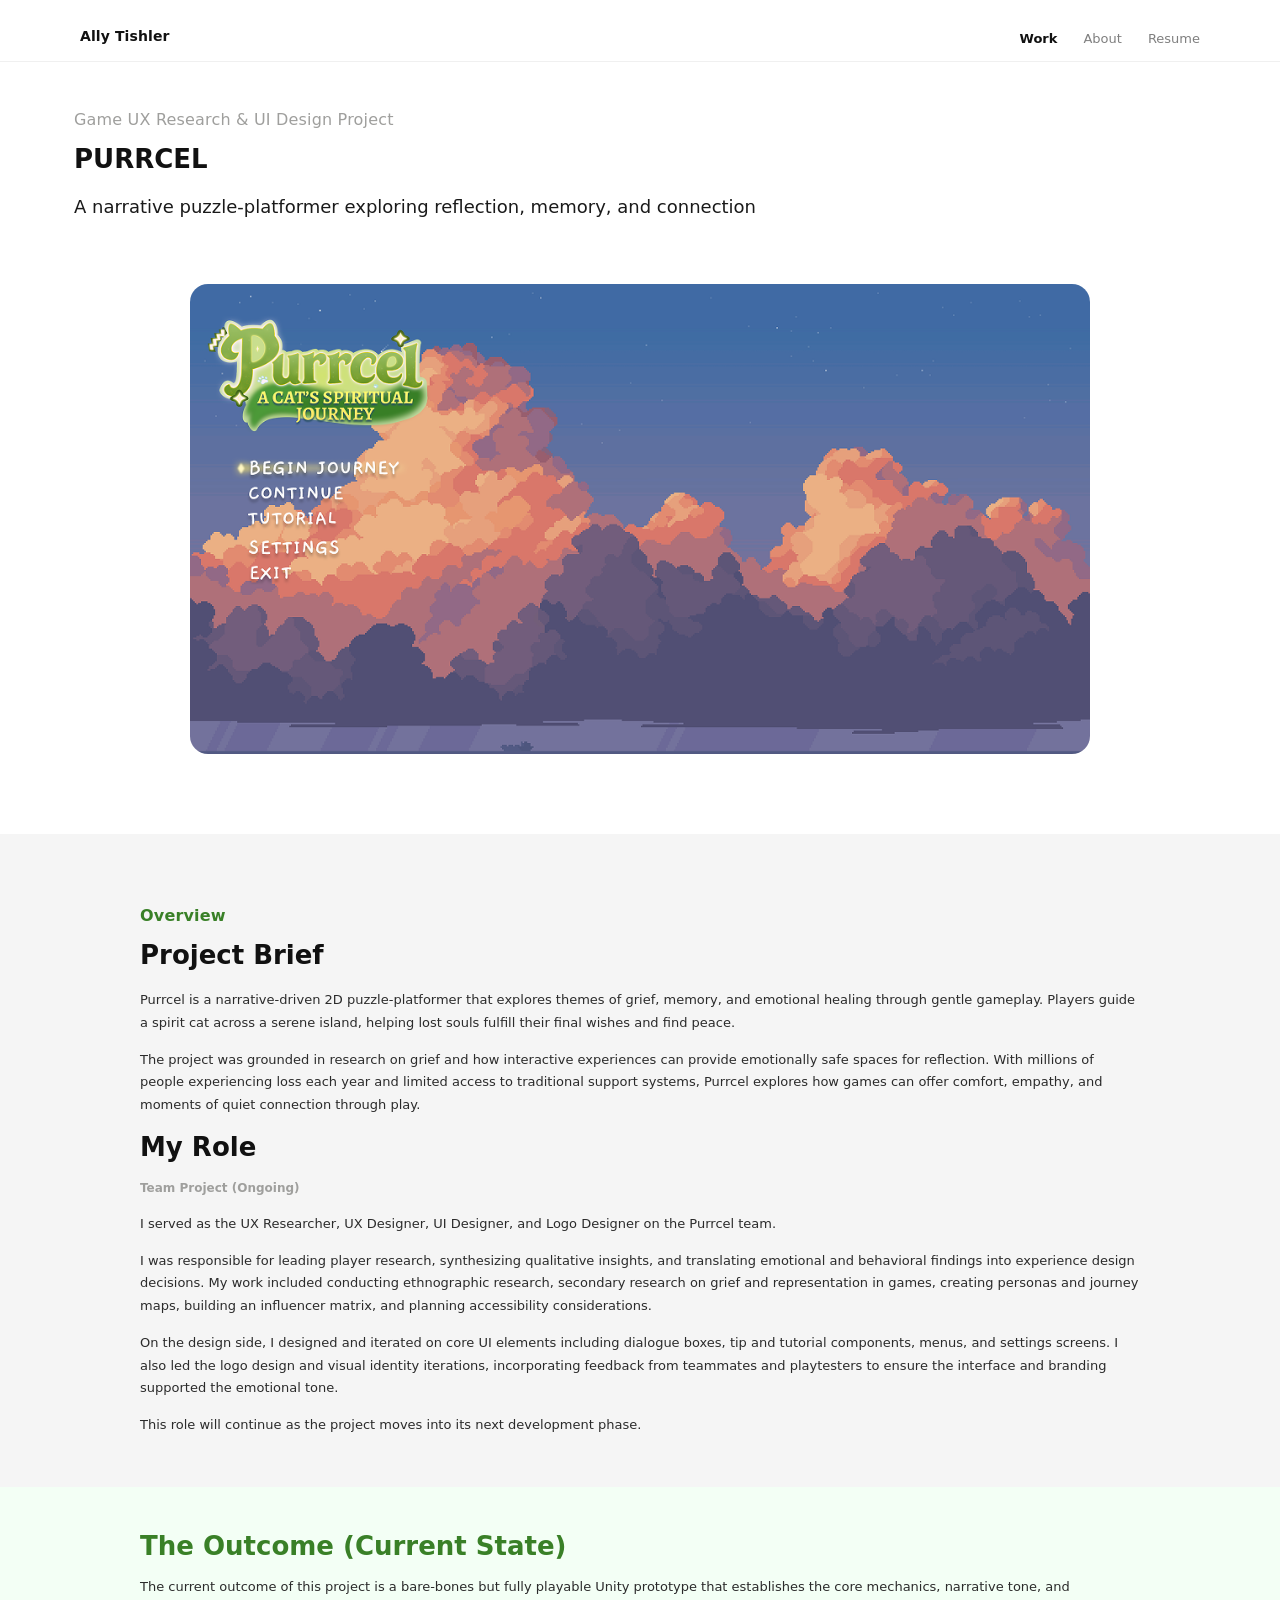
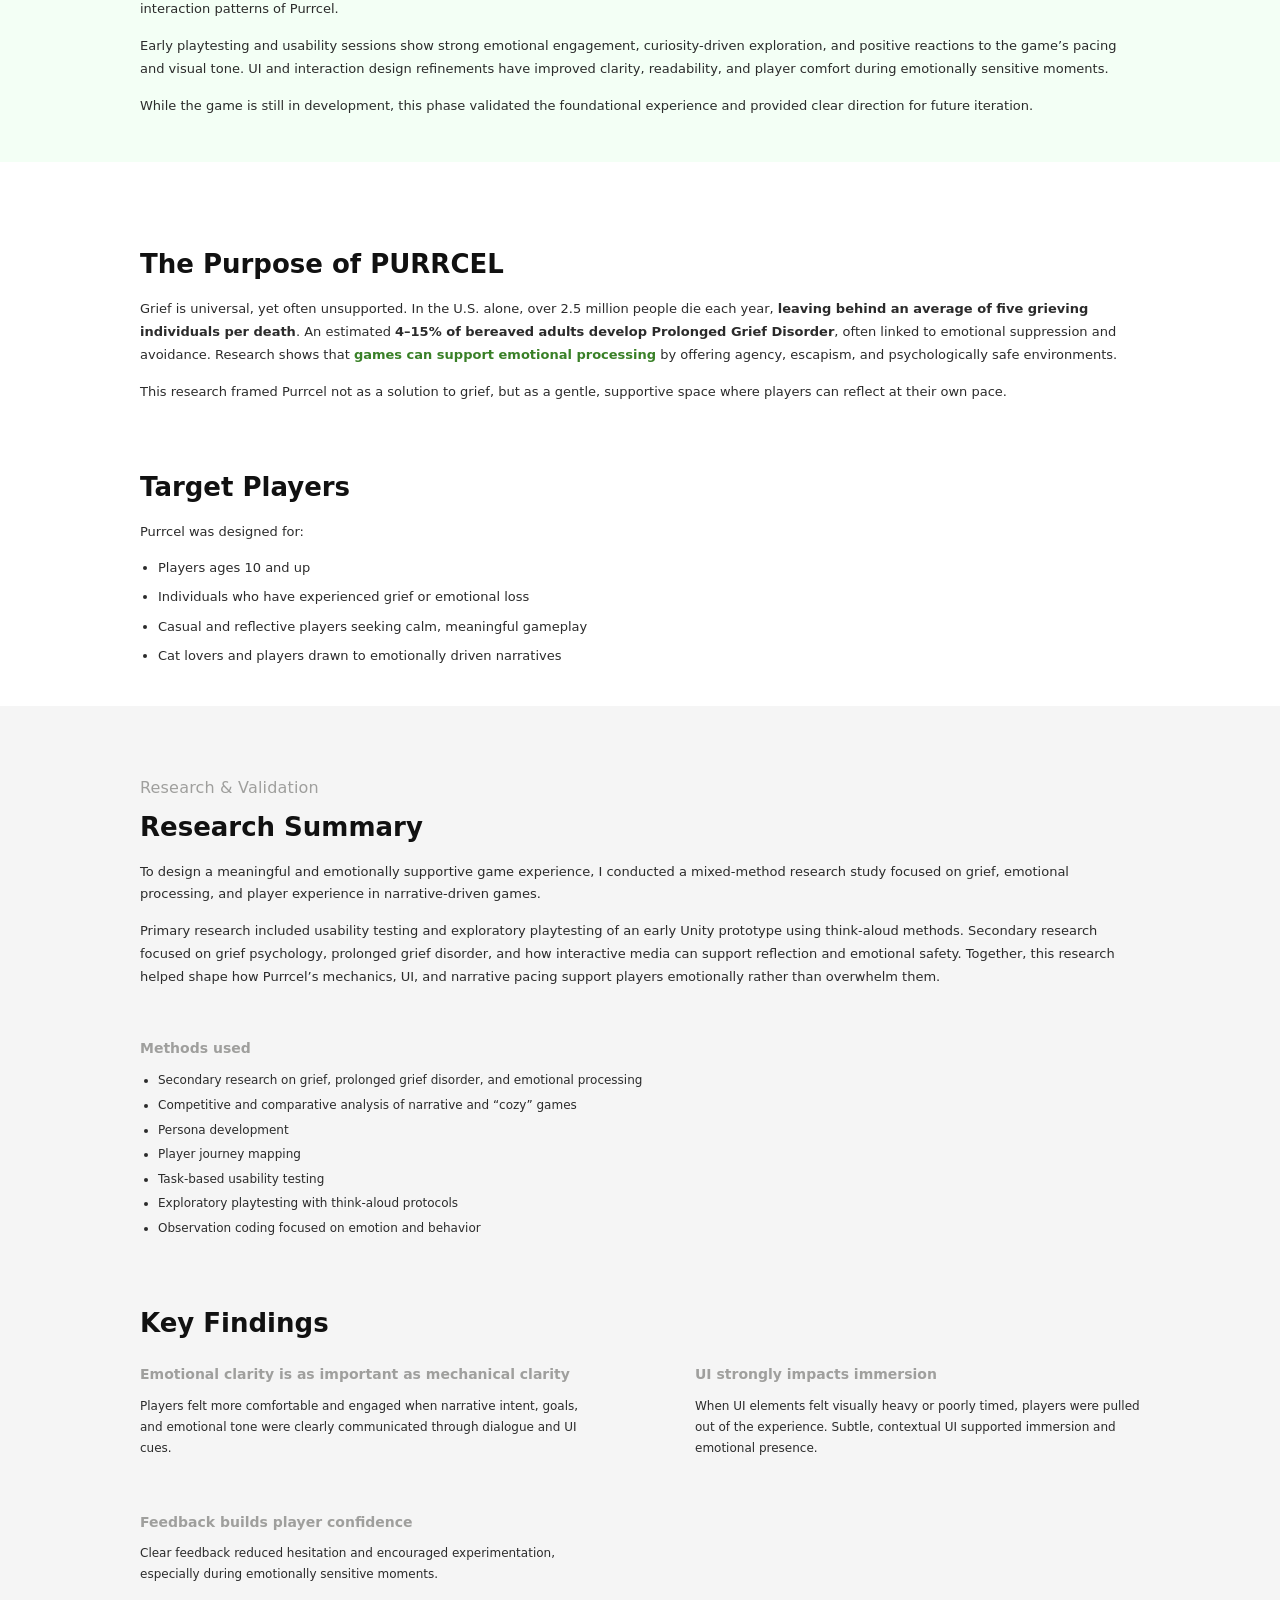
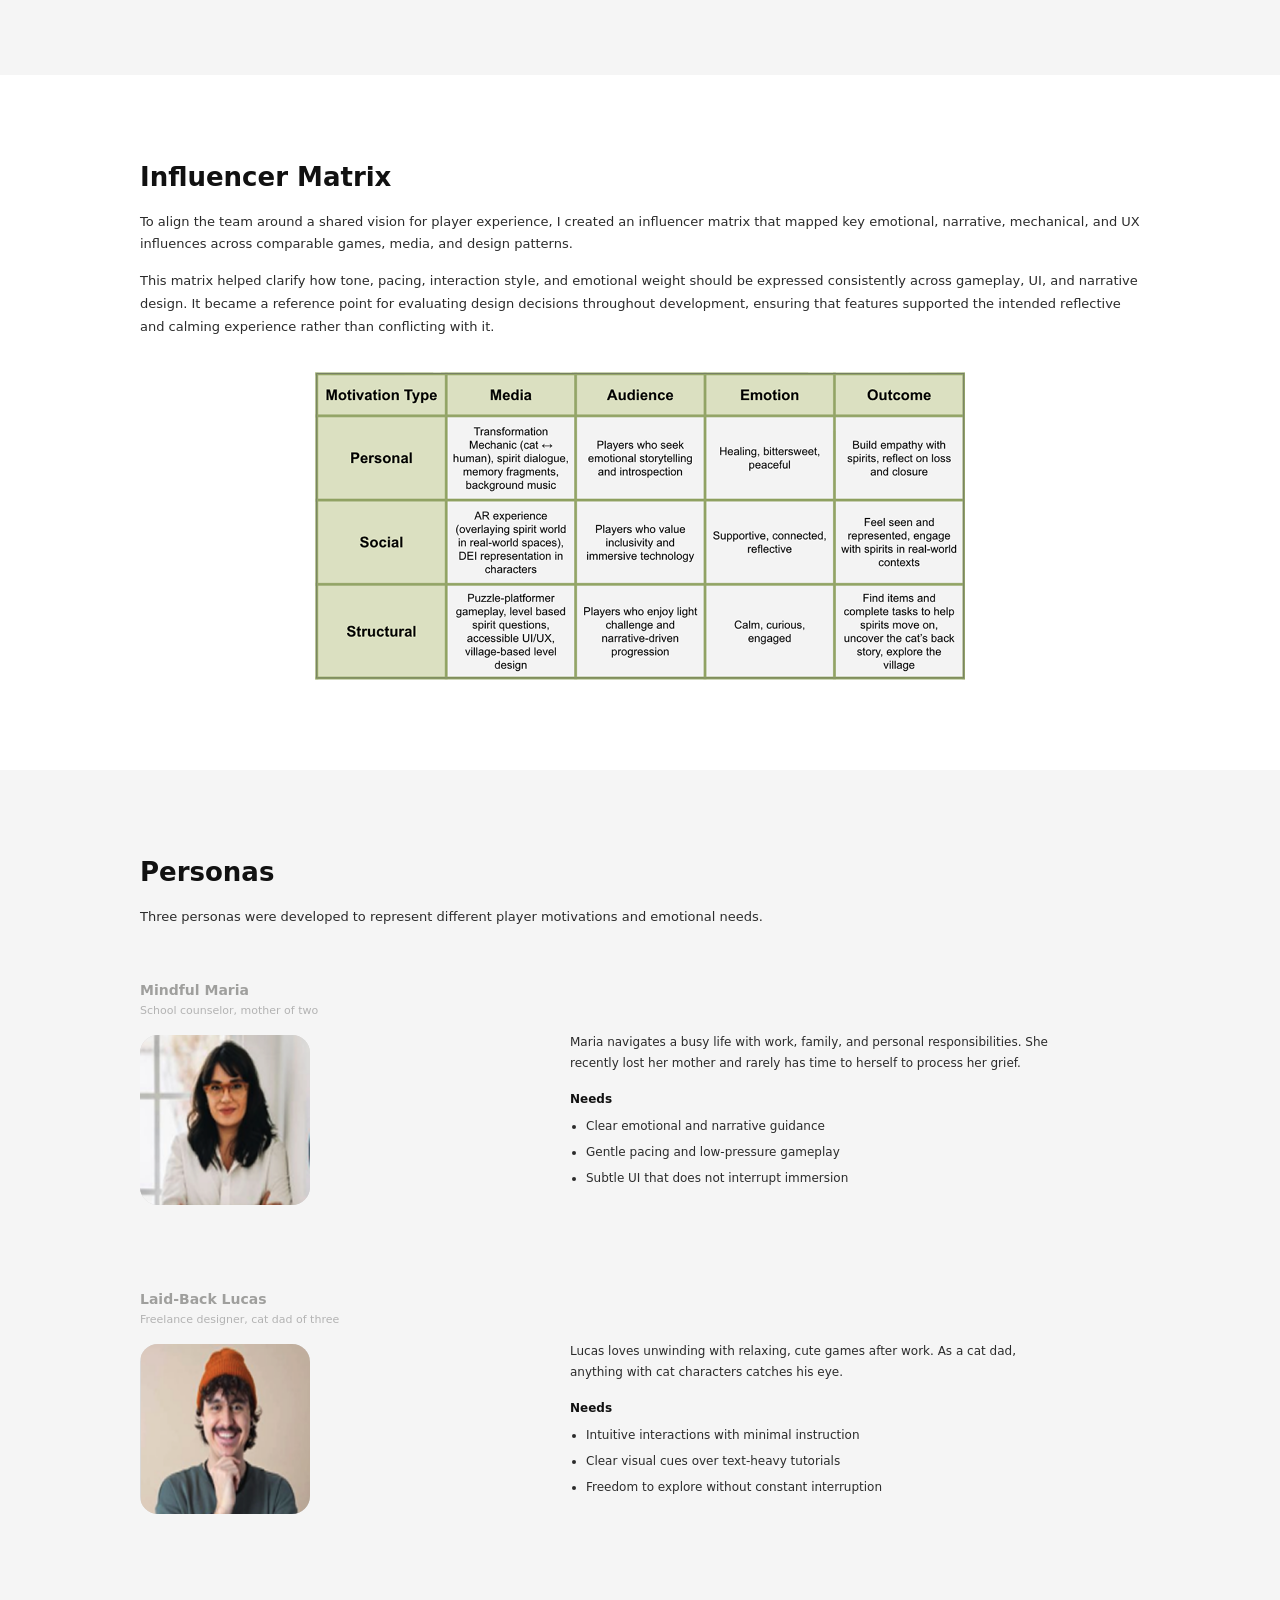
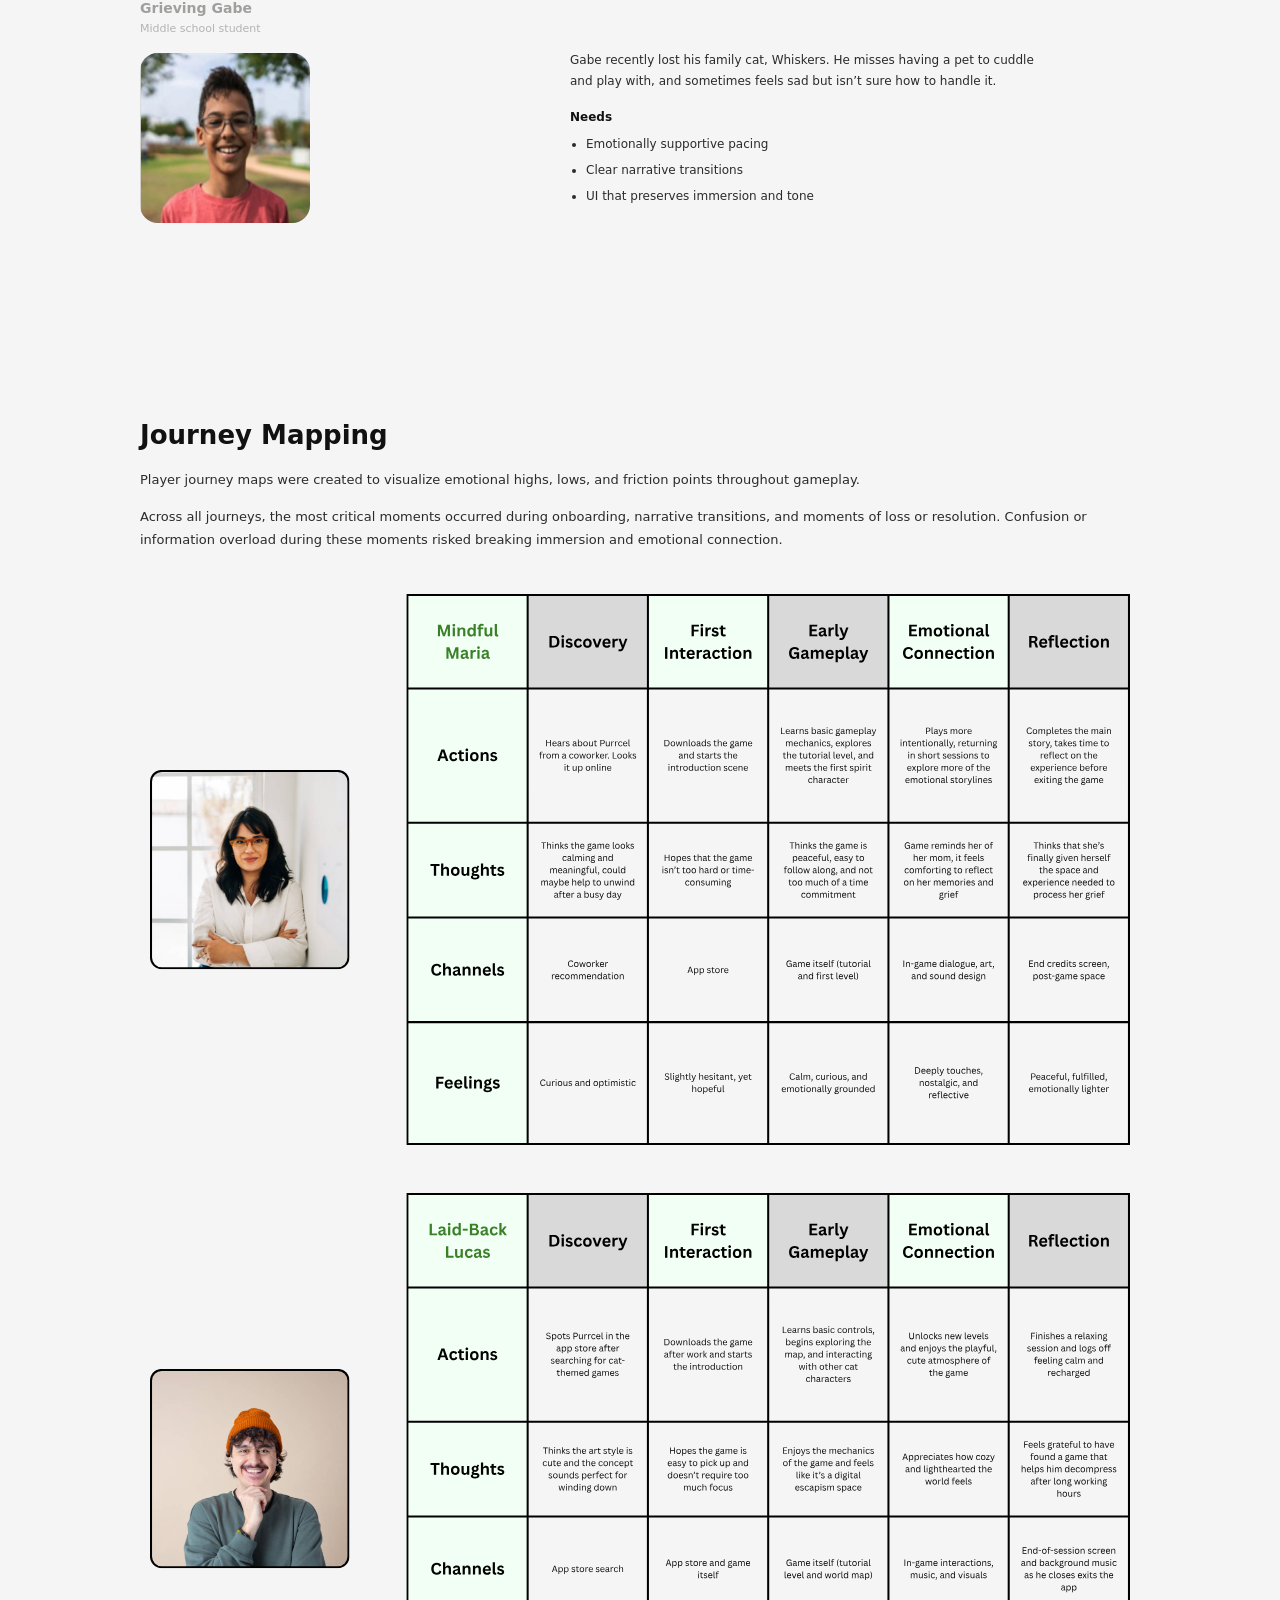
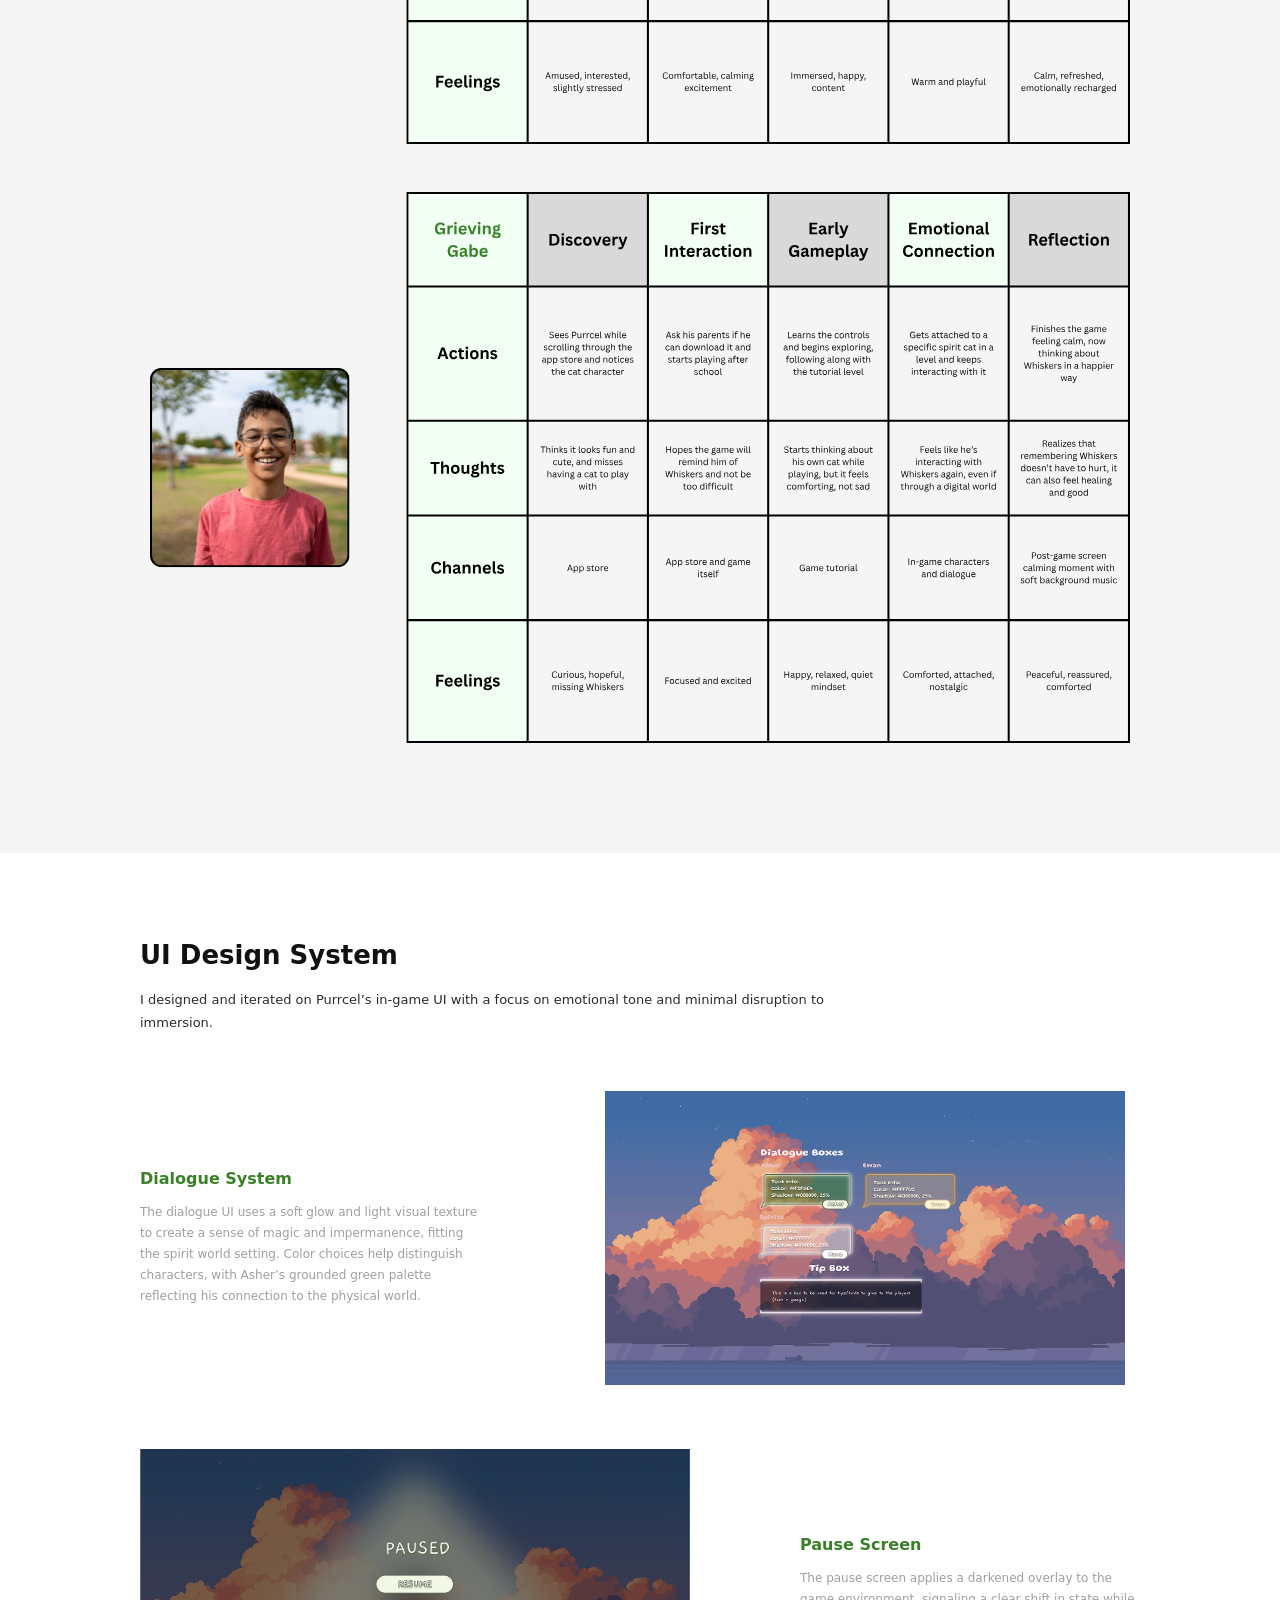
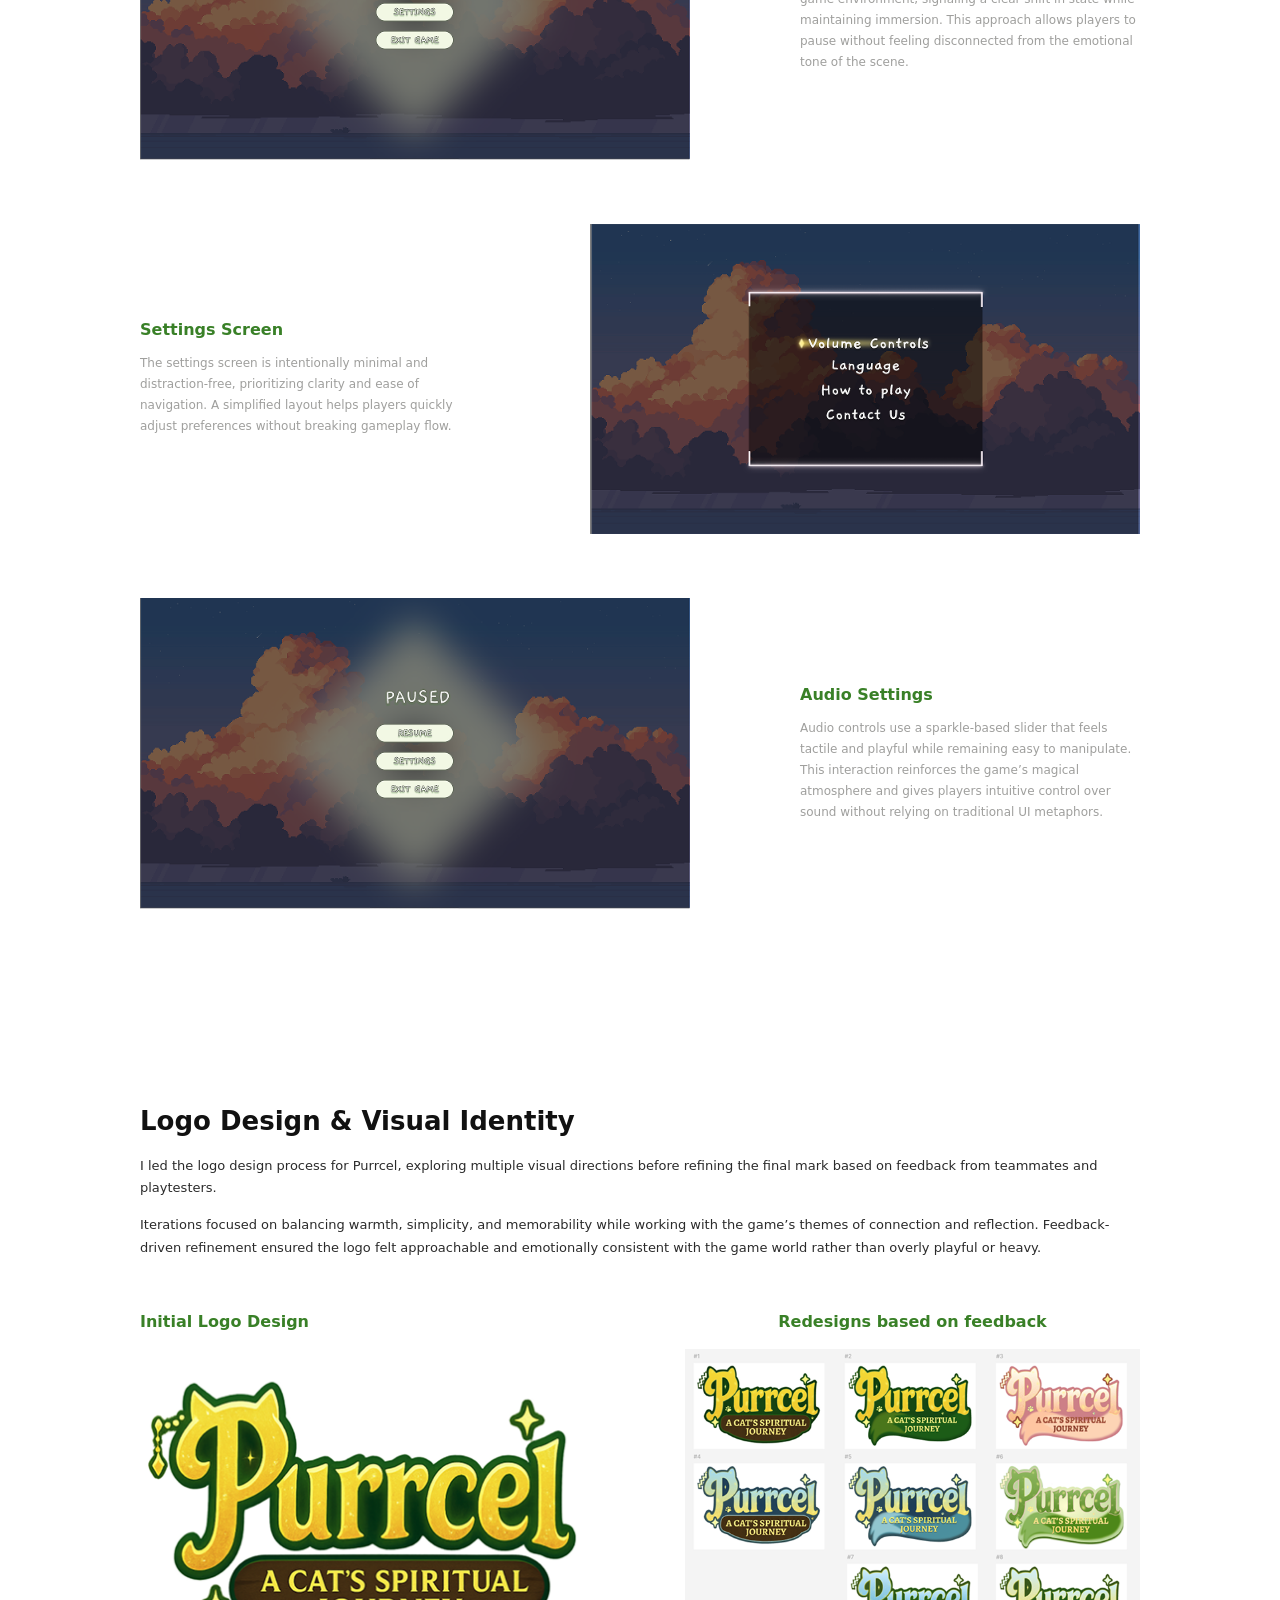
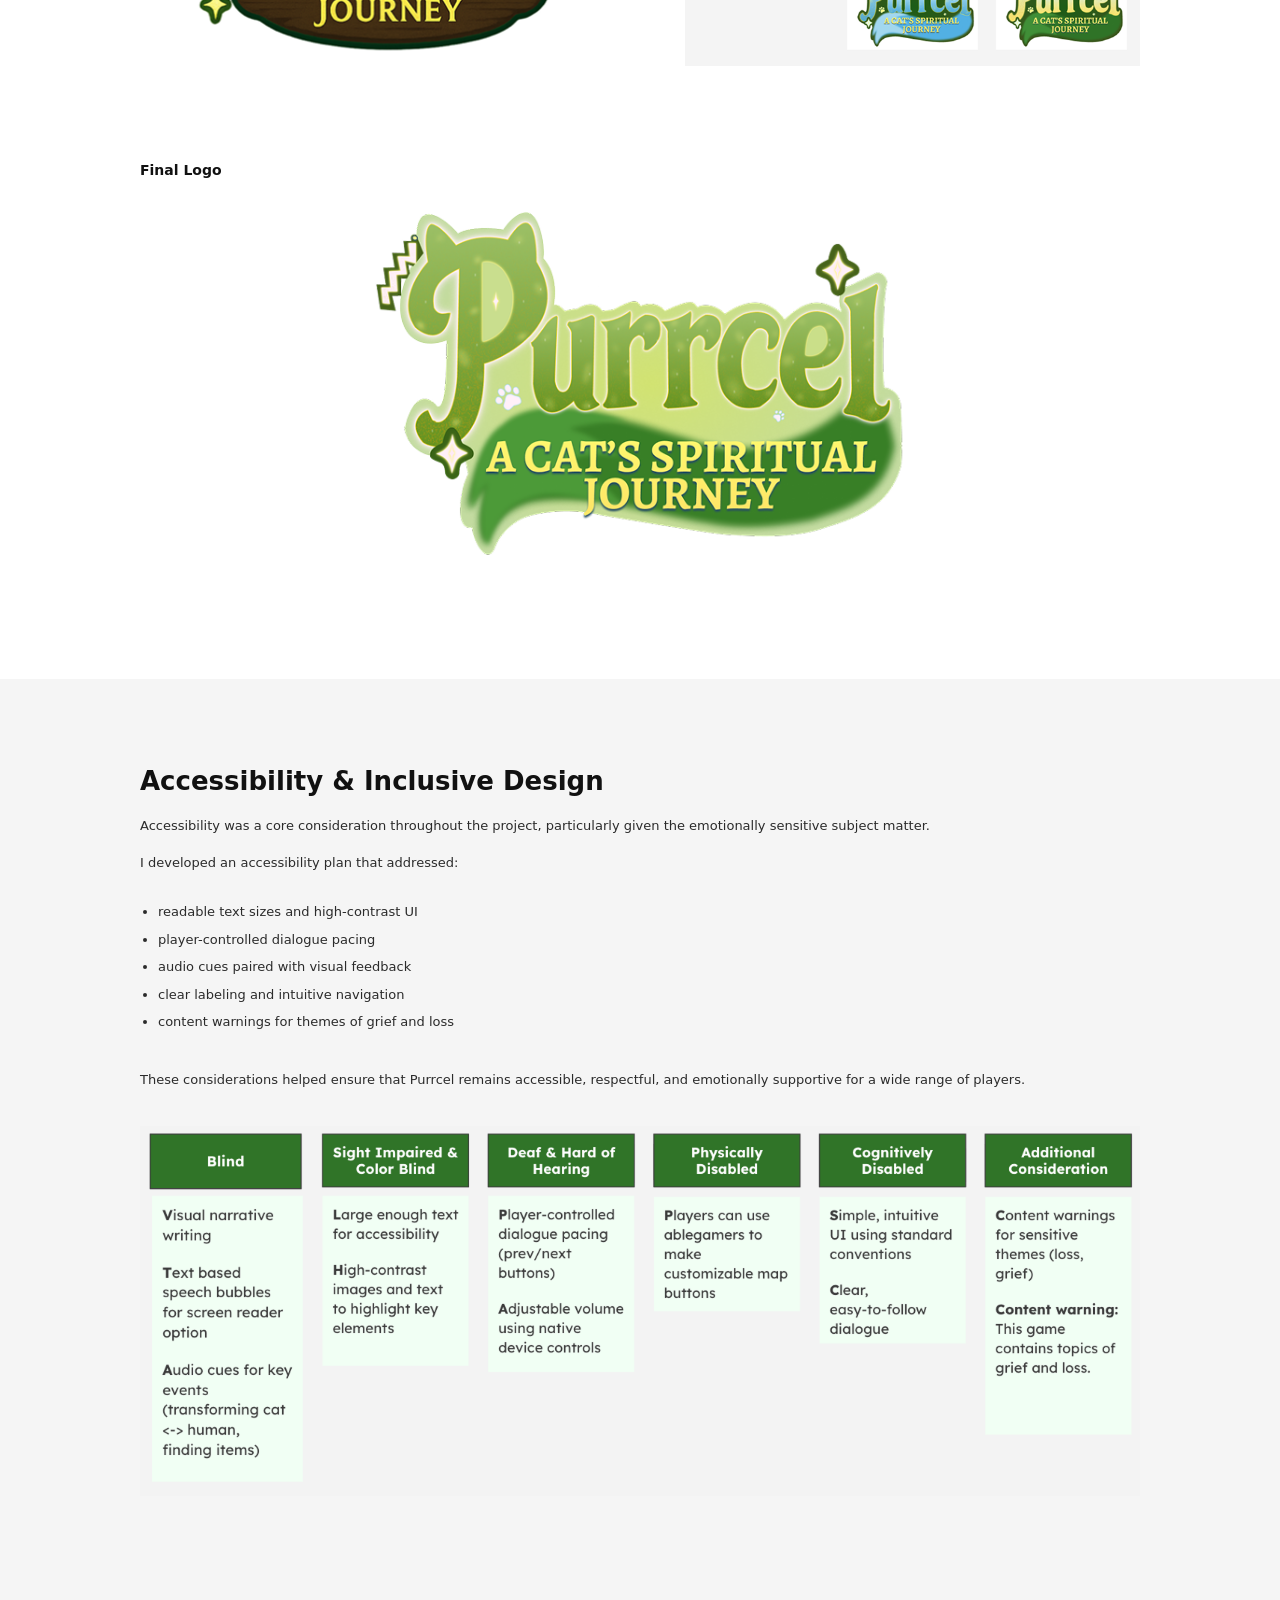
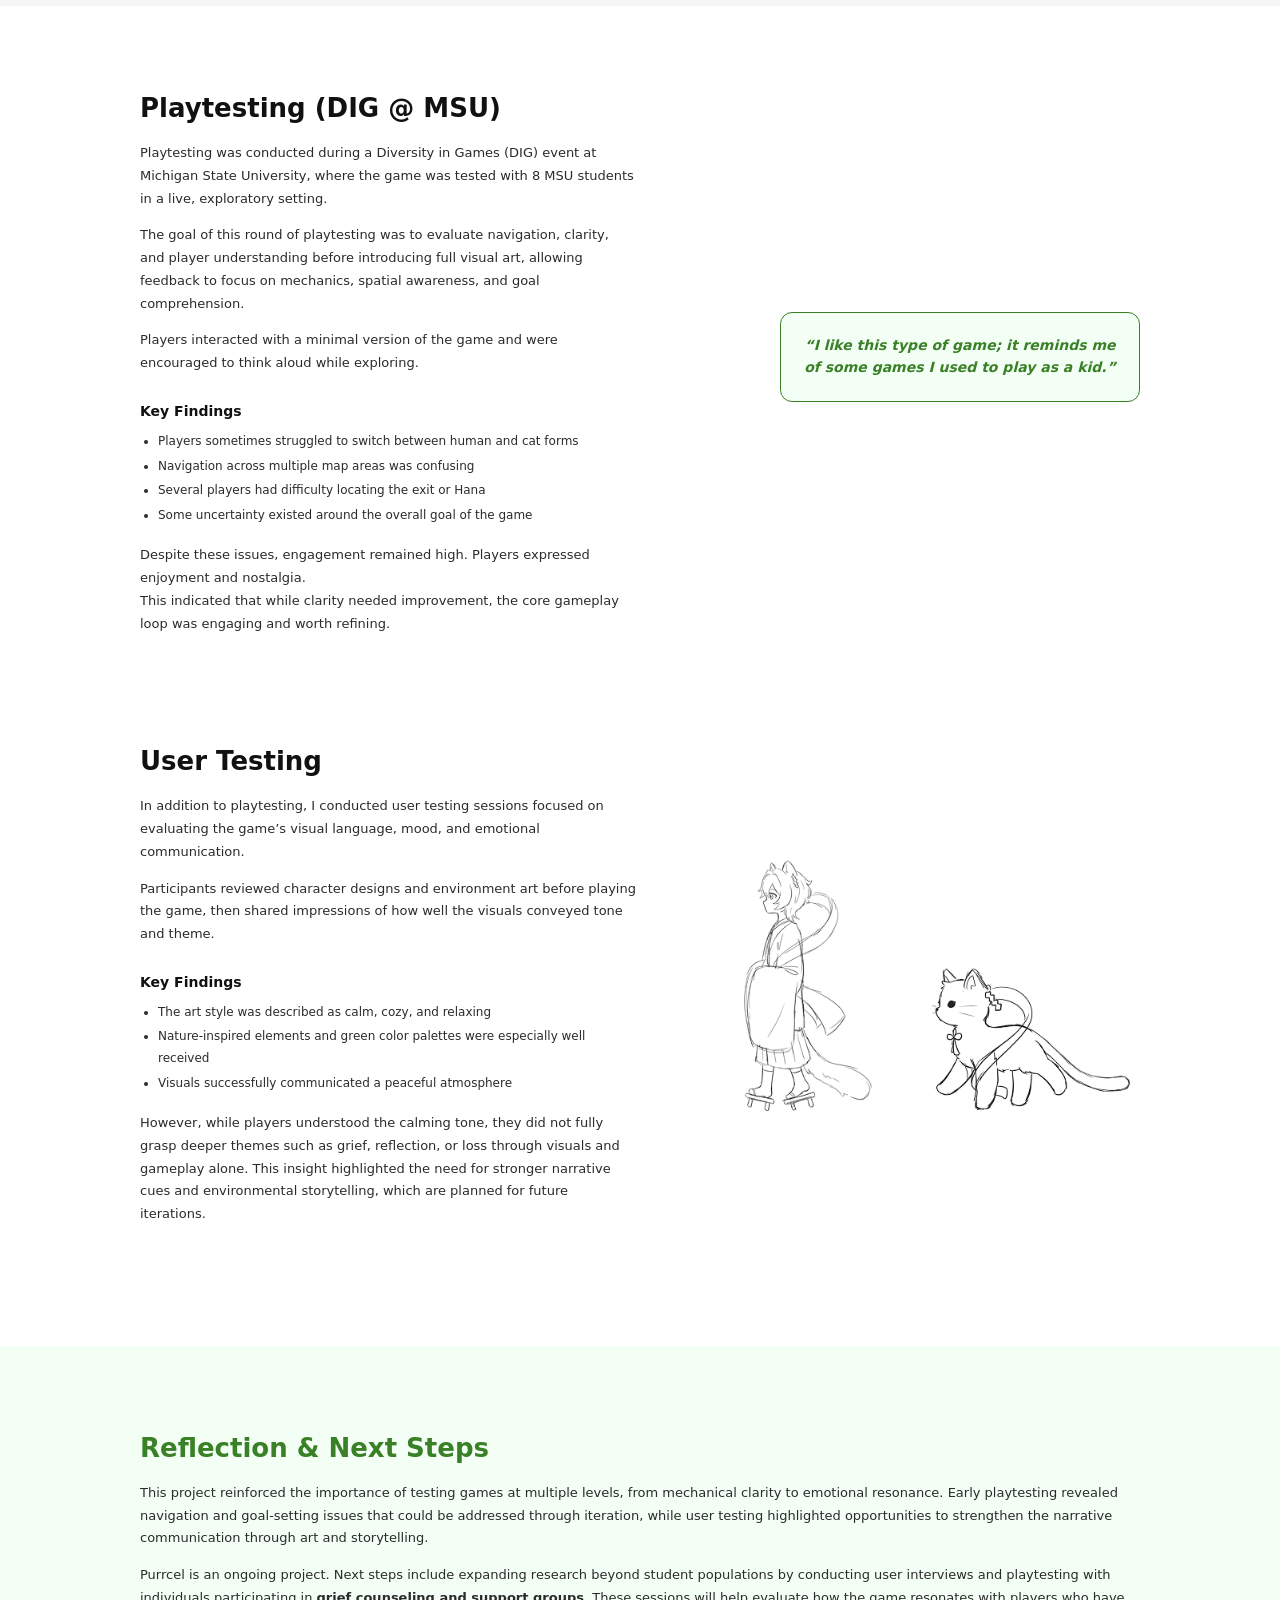
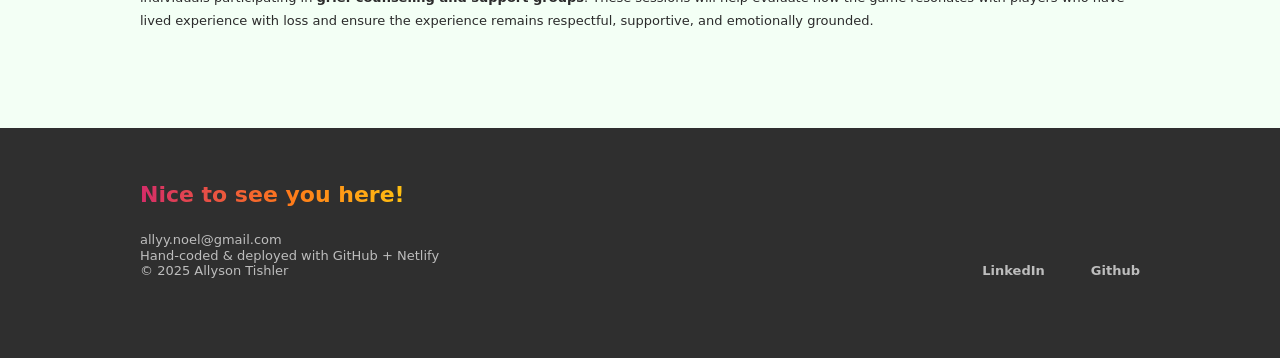
<file: purrcel.html>
<!DOCTYPE html>
<html lang="en">
<head>
  <meta charset="UTF-8" />
  <meta name="viewport" content="width=device-width, initial-scale=1.0" />
  <title>Purrcel – UX &amp; Game Design Case Study</title>

  <link rel="stylesheet" href="styles.css">
  <link rel="stylesheet" href="purrcel.css">
</head>

<body class="case-purrcel">

  <!-- NAV -->
  <header class="site-header">
    <nav class="nav">
      <a href="index.html" class="nav__brand">Ally Tishler</a>


      <ul class="nav__links">
        <li><a class="nav__link nav__link--active" href="index.html">Work</a></li>
        <li><a class="nav__link" href="about.html">About</a></li>
        <li><a class="nav__link" href="https://drive.google.com/file/d/1jGDNcZzKqeIqmGN0ZcOyikLbp_uLvPUx/view?usp=sharing">Resume</a></li>
      </ul>
    </nav>
  </header>

  <main>

    <!-- HERO -->
    <section class="case-hero">
      <div class="case-hero-inner">

        <p class="case-kicker">Game UX Research &amp; UI Design Project</p>

        <h1 class="case-title">PURRCEL</h1>

        <p class="case-subtitle">
          A narrative puzzle-platformer exploring reflection, memory, and connection
        </p>

        <figure class="hero-media">
          <img
            class="hero-img"
            src="assets/purrcel-hero.png"
            alt="Purrcel home screen"
          />
        </figure>

      </div>
    </section>

    <!-- OVERVIEW -->
    <section class="case-section case-section--overview">
      <div class="case-inner">

        <p class="case-kicker">Overview</p>

        <h2 class="case-title">Project Brief</h2>

        <div class="case-copy">
          <p class="case-body">
            Purrcel is a narrative-driven 2D puzzle-platformer that explores themes of grief, memory, and emotional healing through gentle gameplay. Players guide a spirit cat across a serene island, helping lost souls fulfill their final wishes and find peace.
          </p>

          <p class="case-body">
            The project was grounded in research on grief and how interactive experiences can provide emotionally safe spaces for reflection. With millions of people experiencing loss each year and limited access to traditional support systems, Purrcel explores how games can offer comfort, empathy, and moments of quiet connection through play.
          </p>
        </div>

        <h2 class="case-title">My Role</h2>
        <p class="case-subkicker">Team Project (Ongoing)</p>

        <div class="case-copy">
          <p class="case-body">
            I served as the UX Researcher, UX Designer, UI Designer, and Logo Designer on the Purrcel team.
          </p>

          <p class="case-body">
            I was responsible for leading player research, synthesizing qualitative insights, and translating emotional and behavioral findings into experience design decisions. My work included conducting ethnographic research, secondary research on grief and representation in games, creating personas and journey maps, building an influencer matrix, and planning accessibility considerations.
          </p>

          <p class="case-body">
            On the design side, I designed and iterated on core UI elements including dialogue boxes, tip and tutorial components, menus, and settings screens. I also led the logo design and visual identity iterations, incorporating feedback from teammates and playtesters to ensure the interface and branding supported the emotional tone.
          </p>

          <p class="case-body">
            This role will continue as the project moves into its next development phase.
          </p>
        </div>

      </div>
    </section>

    <!-- OUTCOME (mint green background) -->
    <section class="case-block case-block--mint">
      <section class="case-section case-section--outcome">
        <div class="case-inner">

          <h2 class="outcome-title">The Outcome (Current State)</h2>

          <div class="case-copy">
            <p class="case-body">
              The current outcome of this project is a bare-bones but fully playable Unity prototype that establishes the core mechanics, narrative tone, and interaction patterns of Purrcel.
            </p>

            <p class="case-body">
              Early playtesting and usability sessions show strong emotional engagement, curiosity-driven exploration, and positive reactions to the game’s pacing and visual tone. UI and interaction design refinements have improved clarity, readability, and player comfort during emotionally sensitive moments.
            </p>

            <p class="case-body">
              While the game is still in development, this phase validated the foundational experience and provided clear direction for future iteration.
            </p>
          </div>

        </div>
      </section>
    </section>

    <!-- PURPOSE + TARGET PLAYERS -->
    <section class="case-section case-section--purpose">
      <div class="case-inner">

        <h2 class="case-title">The Purpose of PURRCEL</h2>

        <div class="case-copy">
          <p class="case-body">
            Grief is universal, yet often unsupported. In the U.S. alone, over 2.5 million people die each year,
            <strong>leaving behind an average of five grieving individuals per death</strong>.
            An estimated <strong>4–15% of bereaved adults develop Prolonged Grief Disorder</strong>, often linked to emotional suppression and avoidance.
            Research shows that <span class="text-green">games can support emotional processing</span> by offering agency, escapism, and psychologically safe environments.
          </p>

          <p class="case-body">
            This research framed Purrcel not as a solution to grief, but as a gentle, supportive space where players can reflect at their own pace.
          </p>
        </div>

        <h2 class="case-title case-title--subsection">Target Players</h2>

        <p class="case-body">Purrcel was designed for:</p>
        <ul class="case-list">
          <li>Players ages 10 and up</li>
          <li>Individuals who have experienced grief or emotional loss</li>
          <li>Casual and reflective players seeking calm, meaningful gameplay</li>
          <li>Cat lovers and players drawn to emotionally driven narratives</li>
        </ul>

      </div>
    </section>

    <!-- RESEARCH & VALIDATION (gray background) -->
    <section class="case-section case-section--research">
      <div class="case-inner">

        <p class="case-kicker">Research &amp; Validation</p>
        <h2 class="case-title">Research Summary</h2>

        <div class="case-copy">
          <p class="case-body">
            To design a meaningful and emotionally supportive game experience, I conducted a mixed-method research study
            focused on grief, emotional processing, and player experience in narrative-driven games.
          </p>

          <p class="case-body">
            Primary research included usability testing and exploratory playtesting of an early Unity prototype using think-aloud methods.
            Secondary research focused on grief psychology, prolonged grief disorder, and how interactive media can support reflection and emotional safety.
            Together, this research helped shape how Purrcel’s mechanics, UI, and narrative pacing support players emotionally rather than overwhelm them.
          </p>
        </div>

        <div class="research-methods">
          <p class="research-label">Methods used</p>
          <ul class="research-list">
            <li>Secondary research on grief, prolonged grief disorder, and emotional processing</li>
            <li>Competitive and comparative analysis of narrative and “cozy” games</li>
            <li>Persona development</li>
            <li>Player journey mapping</li>
            <li>Task-based usability testing</li>
            <li>Exploratory playtesting with think-aloud protocols</li>
            <li>Observation coding focused on emotion and behavior</li>
          </ul>
        </div>

        <h2 class="case-title research-findings-title">Key Findings</h2>

        <div class="findings-grid">
          <div class="finding">
            <h3 class="finding-title">Emotional clarity is as important as mechanical clarity</h3>
            <p class="finding-body">
              Players felt more comfortable and engaged when narrative intent, goals, and emotional tone were clearly communicated through dialogue and UI cues.
            </p>
          </div>

          <div class="finding">
            <h3 class="finding-title">UI strongly impacts immersion</h3>
            <p class="finding-body">
              When UI elements felt visually heavy or poorly timed, players were pulled out of the experience. Subtle, contextual UI supported immersion and emotional presence.
            </p>
          </div>

          <div class="finding">
            <h3 class="finding-title">Feedback builds player confidence</h3>
            <p class="finding-body">
              Clear feedback reduced hesitation and encouraged experimentation, especially during emotionally sensitive moments.
            </p>
          </div>
        </div>

      </div>
    </section>


    <!-- INFLUENCER MATRIX -->
    <section class="case-section case-section--matrix">
      <div class="case-inner">

        <h2 class="case-title">Influencer Matrix</h2>

        <div class="case-copy">
          <p class="case-body">
            To align the team around a shared vision for player experience, I created an influencer matrix that mapped key emotional,
            narrative, mechanical, and UX influences across comparable games, media, and design patterns.
          </p>

          <p class="case-body">
            This matrix helped clarify how tone, pacing, interaction style, and emotional weight should be expressed consistently across gameplay,
            UI, and narrative design. It became a reference point for evaluating design decisions throughout development, ensuring that features supported
            the intended reflective and calming experience rather than conflicting with it.
          </p>
        </div>

        <figure class="matrix-media">
          <img
            class="matrix-img"
            src="assets/purrcel-influencermatrix.png"
            alt="Influencer matrix for Purrcel"
            loading="lazy"
          />
        </figure>

      </div>
    </section>

    <!-- PERSONAS (gray background) -->
    <section class="case-section case-section--personas">
      <div class="case-inner">

        <h2 class="case-title">Personas</h2>
        <p class="case-body personas-intro">
          Three personas were developed to represent different player motivations and emotional needs.
        </p>

        <div class="persona-stack">

          <!-- Persona 1 -->
          <article class="persona-row">
            <div class="persona-left">
              <p class="persona-name">Mindful Maria</p>
              <p class="persona-sub">School counselor, mother of two</p>

              <img
                class="persona-photo"
                src="assets/purrcel-mindfulmaria.png"
                alt="Persona photo: Mindful Maria"
                loading="lazy"
              />
            </div>

            <div class="persona-right">
              <p class="persona-desc">
                Maria navigates a busy life with work, family, and personal responsibilities. She recently lost her mother and rarely has time to herself to process her grief.
              </p>

              <p class="persona-needs-label">Needs</p>
              <ul class="persona-needs">
                <li>Clear emotional and narrative guidance</li>
                <li>Gentle pacing and low-pressure gameplay</li>
                <li>Subtle UI that does not interrupt immersion</li>
              </ul>
            </div>
          </article>

          <!-- Persona 2 -->
          <article class="persona-row">
            <div class="persona-left">
              <p class="persona-name">Laid-Back Lucas</p>
              <p class="persona-sub">Freelance designer, cat dad of three</p>

              <img
                class="persona-photo"
                src="assets/purrcel-lucas.png"
                alt="Persona photo: Laid-Back Lucas"
                loading="lazy"
              />
            </div>

            <div class="persona-right">
              <p class="persona-desc">
                Lucas loves unwinding with relaxing, cute games after work. As a cat dad, anything with cat characters catches his eye.
              </p>

              <p class="persona-needs-label">Needs</p>
              <ul class="persona-needs">
                <li>Intuitive interactions with minimal instruction</li>
                <li>Clear visual cues over text-heavy tutorials</li>
                <li>Freedom to explore without constant interruption</li>
              </ul>
            </div>
          </article>

          <!-- Persona 3 -->
          <article class="persona-row">
            <div class="persona-left">
              <p class="persona-name">Grieving Gabe</p>
              <p class="persona-sub">Middle school student</p>

              <img
                class="persona-photo"
                src="assets/purrcel-gabe.png"
                alt="Persona photo: Grieving Gabe"
                loading="lazy"
              />
            </div>

            <div class="persona-right">
              <p class="persona-desc">
                Gabe recently lost his family cat, Whiskers. He misses having a pet to cuddle and play with, and sometimes feels sad but isn’t sure how to handle it.
              </p>

              <p class="persona-needs-label">Needs</p>
              <ul class="persona-needs">
                <li>Emotionally supportive pacing</li>
                <li>Clear narrative transitions</li>
                <li>UI that preserves immersion and tone</li>
              </ul>
            </div>
          </article>

        </div>
      </div>
    </section>


    <!-- JOURNEY MAPPING (gray background) -->
    <section class="case-section case-section--journey">
      <div class="case-inner">

        <h2 class="case-title">Journey Mapping</h2>

        <div class="case-copy">
          <p class="case-body">
            Player journey maps were created to visualize emotional highs, lows, and friction points throughout gameplay.
          </p>

          <p class="case-body">
            Across all journeys, the most critical moments occurred during onboarding, narrative transitions, and moments of loss or resolution.
            Confusion or information overload during these moments risked breaking immersion and emotional connection.
          </p>
        </div>

        <div class="journey-stack">
          <img
            class="journey-img"
            src="assets/purrcel-mariajourney.svg"
            alt="Journey map: Mindful Maria"
            loading="lazy"
          />

          <img
            class="journey-img"
            src="assets/purrcel-lucasjourney.svg"
            alt="Journey map: Laid-Back Lucas"
            loading="lazy"
          />

          <img
            class="journey-img"
            src="assets/purrcel-gabejourney.svg"
            alt="Journey map: Grieving Gabe"
            loading="lazy"
          />
        </div>

      </div>
    </section>


    <!-- UI DESIGN SYSTEM -->
    <section class="case-section case-section--ui">
      <div class="case-inner">

        <h2 class="case-title">UI Design System</h2>
        <p class="case-body ui-intro">
          I designed and iterated on Purrcel’s in-game UI with a focus on emotional tone and minimal disruption to immersion.
        </p>

        <div class="ui-stack">

          <!-- Row 1: text left, image right -->
          <article class="ui-row">
            <div class="ui-text">
              <h3 class="ui-title">Dialogue System</h3>
              <p class="ui-desc">
                The dialogue UI uses a soft glow and light visual texture to create a sense of magic and impermanence, fitting the spirit world setting.
                Color choices help distinguish characters, with Asher’s grounded green palette reflecting his connection to the physical world.
              </p>
            </div>

            <div class="ui-media">
              <img class="ui-img ui-img--sm"
                  src="assets/purrcel-designsystem.png"
                  alt="Dialogue system UI"
                  loading="lazy">
            </div>
          </article>

          <!-- Row 2: image left, text right -->
          <article class="ui-row ui-row--reverse">
            <div class="ui-media">
              <img class="ui-img ui-img--lg"
                  src="assets/purrcel-pausescreen.png"
                  alt="Pause screen UI"
                  loading="lazy">
            </div>

            <div class="ui-text ui-text--right">
              <h3 class="ui-title">Pause Screen</h3>
              <p class="ui-desc">
                The pause screen applies a darkened overlay to the game environment, signaling a clear shift in state while maintaining immersion.
                This approach allows players to pause without feeling disconnected from the emotional tone of the scene.
              </p>
            </div>
          </article>

          <!-- Row 3: text left, image right -->
          <article class="ui-row">
            <div class="ui-text">
              <h3 class="ui-title">Settings Screen</h3>
              <p class="ui-desc">
                The settings screen is intentionally minimal and distraction-free, prioritizing clarity and ease of navigation.
                A simplified layout helps players quickly adjust preferences without breaking gameplay flow.
              </p>
            </div>

            <div class="ui-media">
              <img class="ui-img ui-img--md"
                  src="assets/purrcel-settings.png"
                  alt="Settings screen UI"
                  loading="lazy">
            </div>
          </article>

          <!-- Row 4: image left, text right -->
          <article class="ui-row ui-row--reverse">
            <div class="ui-media">
              <img class="ui-img ui-img--lg"
                  src="assets/purrcel-audio.png"
                  alt="Audio settings UI"
                  loading="lazy">
            </div>

            <div class="ui-text ui-text--right">
              <h3 class="ui-title">Audio Settings</h3>
              <p class="ui-desc">
                Audio controls use a sparkle-based slider that feels tactile and playful while remaining easy to manipulate.
                This interaction reinforces the game’s magical atmosphere and gives players intuitive control over sound without relying on traditional UI metaphors.
              </p>
            </div>
          </article>

        </div>
      </div>
    </section>

    <!-- LOGO DESIGN & VISUAL IDENTITY -->
    <section class="case-section case-section--logo">
      <div class="case-inner">

        <h2 class="case-title">Logo Design &amp; Visual Identity</h2>

        <div class="case-copy">
          <p class="case-body">
            I led the logo design process for Purrcel, exploring multiple visual directions before refining the final mark based on feedback from teammates and playtesters.
          </p>
          <p class="case-body">
            Iterations focused on balancing warmth, simplicity, and memorability while working with the game’s themes of connection and reflection. Feedback-driven refinement ensured the logo felt approachable and emotionally consistent with the game world rather than overly playful or heavy.
          </p>
        </div>

        <!-- two images side-by-side -->
        <div class="logo-grid">
          <div class="logo-col">
            <p class="logo-kicker">Initial Logo Design</p>
            <img
              class="logo-img logo-img--initial"
              src="assets/purrcel-initialogo.png"
              alt="Initial Purrcel logo design"
              loading="lazy"
            />
          </div>

          <div class="logo-col">
            <p class="logo-kicker logo-kicker--center">Redesigns based on feedback</p>
            <img
              class="logo-img logo-img--iterations"
              src="assets/purrcel-logoiterations.png"
              alt="Logo redesign iterations based on feedback"
              loading="lazy"
            />
          </div>
        </div>

        <!-- final logo -->
        <h3 class="logo-final-label">Final Logo</h3>

        <figure class="logo-final">
          <img
            class="logo-final-img"
            src="assets/purrcel-finallogo.png"
            alt="Final Purrcel logo"
            loading="lazy"
          />
        </figure>

      </div>
    </section>


    <!-- ACCESSIBILITY & INCLUSIVE DESIGN -->
    <section class="case-section case-section--accessibility">
      <div class="case-inner">

        <h2 class="case-title">Accessibility &amp; Inclusive Design</h2>

        <div class="case-copy">
          <p class="case-body">
            Accessibility was a core consideration throughout the project, particularly given the emotionally sensitive subject matter.
          </p>

          <p class="case-body">
            I developed an accessibility plan that addressed:
          </p>

          <ul class="case-list accessibility-list">
            <li>readable text sizes and high-contrast UI</li>
            <li>player-controlled dialogue pacing</li>
            <li>audio cues paired with visual feedback</li>
            <li>clear labeling and intuitive navigation</li>
            <li>content warnings for themes of grief and loss</li>
          </ul>

          <p class="case-body">
            These considerations helped ensure that Purrcel remains accessible, respectful, and emotionally supportive for a wide range of players.
          </p>
        </div>

        <figure class="accessibility-media">
          <img
            class="accessibility-img"
            src="assets/purrcel-accessibility.png"
            alt="Accessibility and inclusive design plan overview"
            loading="lazy"
          />
        </figure>

      </div>
    </section>



    <!-- PLAYTESTING + USER TESTING -->
    <section class="case-section case-section--testing">
      <div class="case-inner">

        <!-- PLAYTESTING BLOCK -->
        <article class="test-block">
          <div class="test-left">
            <h2 class="case-title">Playtesting (DIG @ MSU)</h2>

            <div class="case-copy">
              <p class="case-body">
                Playtesting was conducted during a Diversity in Games (DIG) event at Michigan State University, where the game was tested with 8 MSU students in a live, exploratory setting.
              </p>
              <p class="case-body">
                The goal of this round of playtesting was to evaluate navigation, clarity, and player understanding before introducing full visual art, allowing feedback to focus on mechanics, spatial awareness, and goal comprehension.
              </p>
              <p class="case-body">
                Players interacted with a minimal version of the game and were encouraged to think aloud while exploring.
              </p>
            </div>

            <h3 class="test-subhead">Key Findings</h3>
            <ul class="test-list">
              <li>Players sometimes struggled to switch between human and cat forms</li>
              <li>Navigation across multiple map areas was confusing</li>
              <li>Several players had difficulty locating the exit or Hana</li>
              <li>Some uncertainty existed around the overall goal of the game</li>
            </ul>

            <p class="case-body test-note">
              Despite these issues, engagement remained high. Players expressed enjoyment and nostalgia.
            </p>

            <p class="case-body">
              This indicated that while clarity needed improvement, the core gameplay loop was engaging and worth refining.
            </p>
          </div>

          <div class="test-right test-right--quote">
            <div class="quote-card">
              <p class="quote-text">
                “I like this type of game; it reminds me<br>
                of some games I used to play as a kid.”
              </p>
            </div>
          </div>
        </article>

        <!-- USER TESTING BLOCK -->
        <article class="test-block test-block--second">
          <div class="test-left">
            <h2 class="case-title">User Testing</h2>

            <div class="case-copy">
              <p class="case-body">
                In addition to playtesting, I conducted user testing sessions focused on evaluating the game’s visual language, mood, and emotional communication.
              </p>
              <p class="case-body">
                Participants reviewed character designs and environment art before playing the game, then shared impressions of how well the visuals conveyed tone and theme.
              </p>
            </div>

            <h3 class="test-subhead">Key Findings</h3>
            <ul class="test-list">
              <li>The art style was described as calm, cozy, and relaxing</li>
              <li>Nature-inspired elements and green color palettes were especially well received</li>
              <li>Visuals successfully communicated a peaceful atmosphere</li>
            </ul>

            <p class="case-body">
              However, while players understood the calming tone, they did not fully grasp deeper themes such as grief, reflection, or loss through visuals and gameplay alone. This insight highlighted the need for stronger narrative cues and environmental storytelling, which are planned for future iterations.
            </p>
          </div>

          <div class="test-right test-right--sketch">
            <img
              class="test-sketch"
              src="assets/purrcel-sketches.png"
              alt="Character sketches used in user testing"
              loading="lazy"
            />
          </div>
        </article>

      </div>
    </section>


    <!-- REFLECTION & NEXT STEPS -->
    <section class="case-section case-section--reflection">
      <div class="case-inner">

        <h2 class="case-title">Reflection &amp; Next Steps</h2>

        <div class="case-copy">
          <p class="case-body">
            This project reinforced the importance of testing games at multiple levels, from mechanical clarity to emotional resonance.
            Early playtesting revealed navigation and goal-setting issues that could be addressed through iteration, while user testing highlighted opportunities to strengthen the narrative communication through art and storytelling.
          </p>

          <p class="case-body">
            Purrcel is an ongoing project. Next steps include expanding research beyond student populations by conducting user interviews and playtesting with individuals participating in <strong>grief counseling and support groups</strong>.
            These sessions will help evaluate how the game resonates with players who have lived experience with loss and ensure the experience remains respectful, supportive, and emotionally grounded.
          </p>
        </div>

      </div>
    </section>


  </main>

    <!-- FOOTER (same as home) -->
    <footer class="footer">
      <div class="footer__inner">
        <div>
          <h3 class="footer__title">Nice to see you here!</h3>
          <a
            href="mailto:allyy.noel@gmail.com"
            class="footer__line footer__email"
            >
            allyy.noel@gmail.com
        </a>
    
          <p class="footer__line">Hand-coded & deployed with GitHub + Netlify</p>
          <p class="footer__line">© 2025 Allyson Tishler</p>
        </div>
    
        <div class="footer__right">
            <a class="footer__link" href="https://www.linkedin.com/in/allytishler-msu/">LinkedIn</a>
            <a class="footer__link" href="https://github.com/allysontishler">Github</a>
          </div>
      </div>
    </footer>
    <script src="main.js" defer></script>
  </body>
</html>
</file>
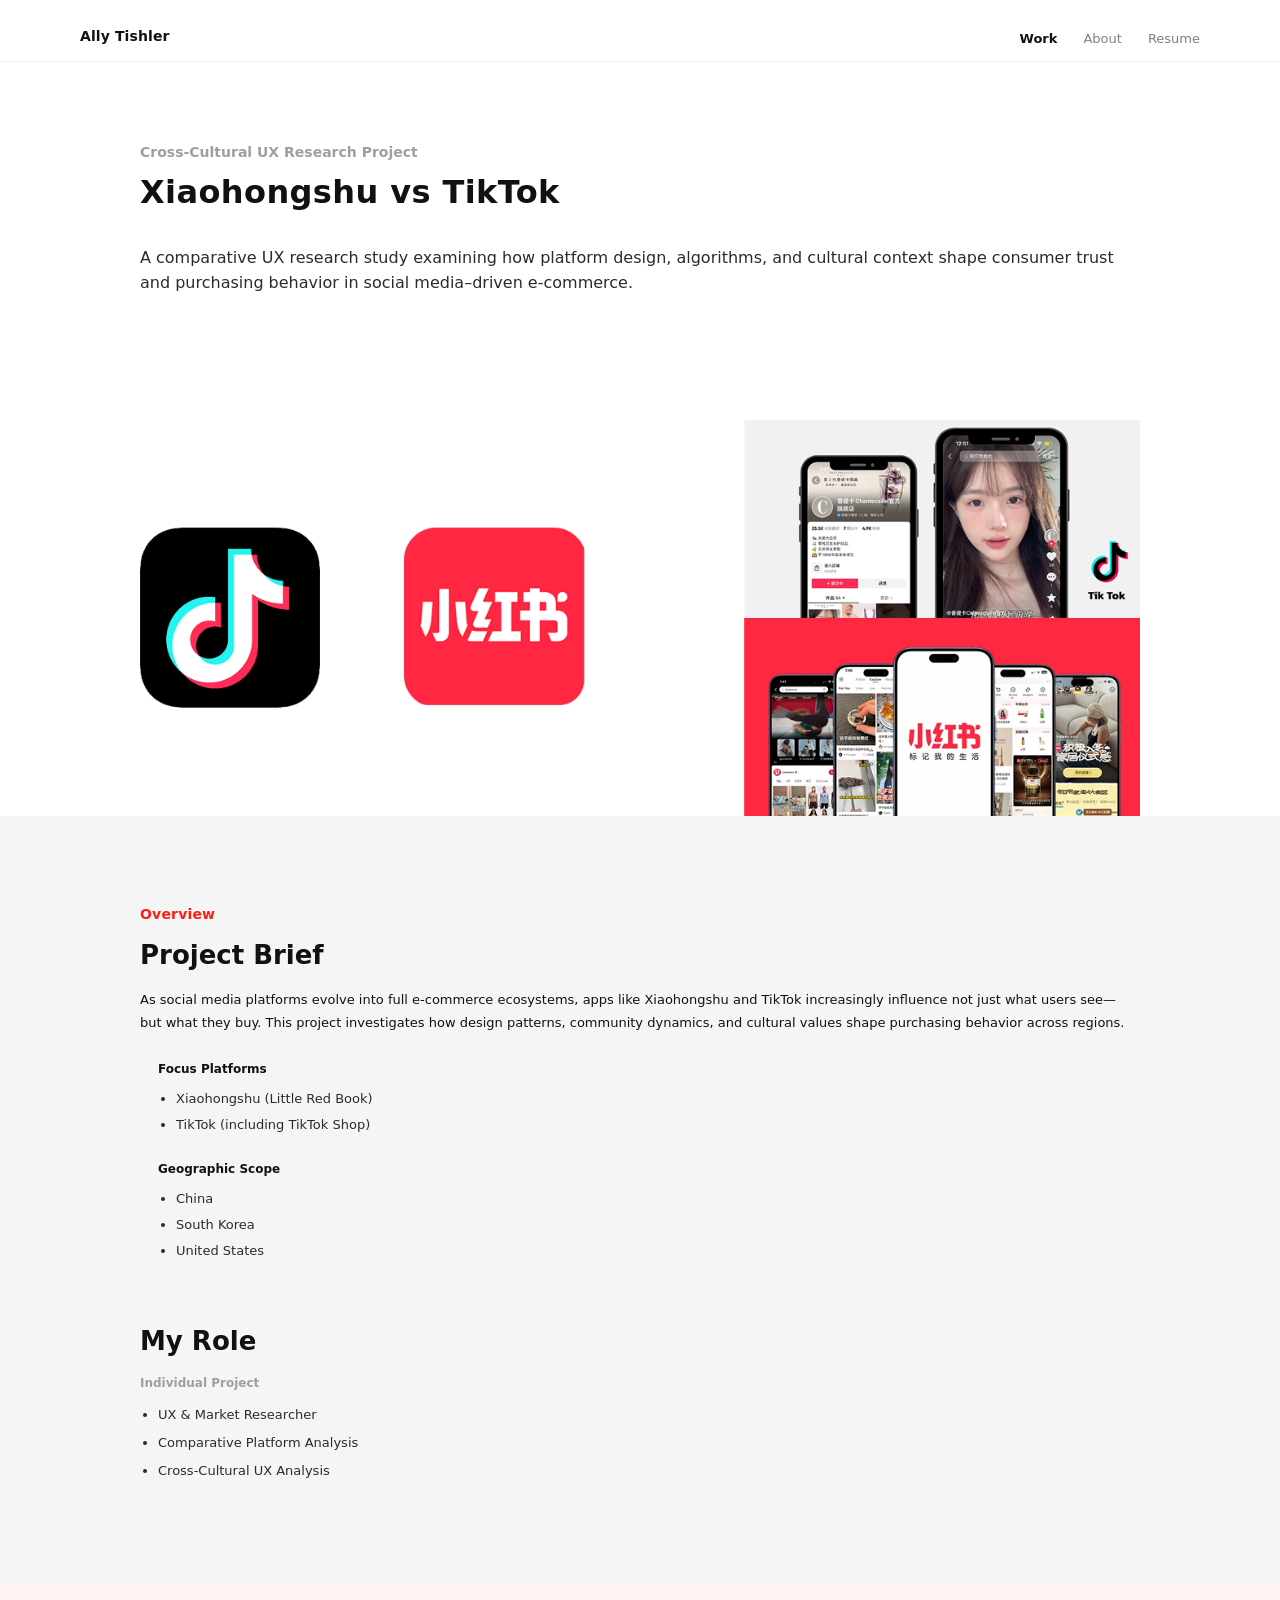
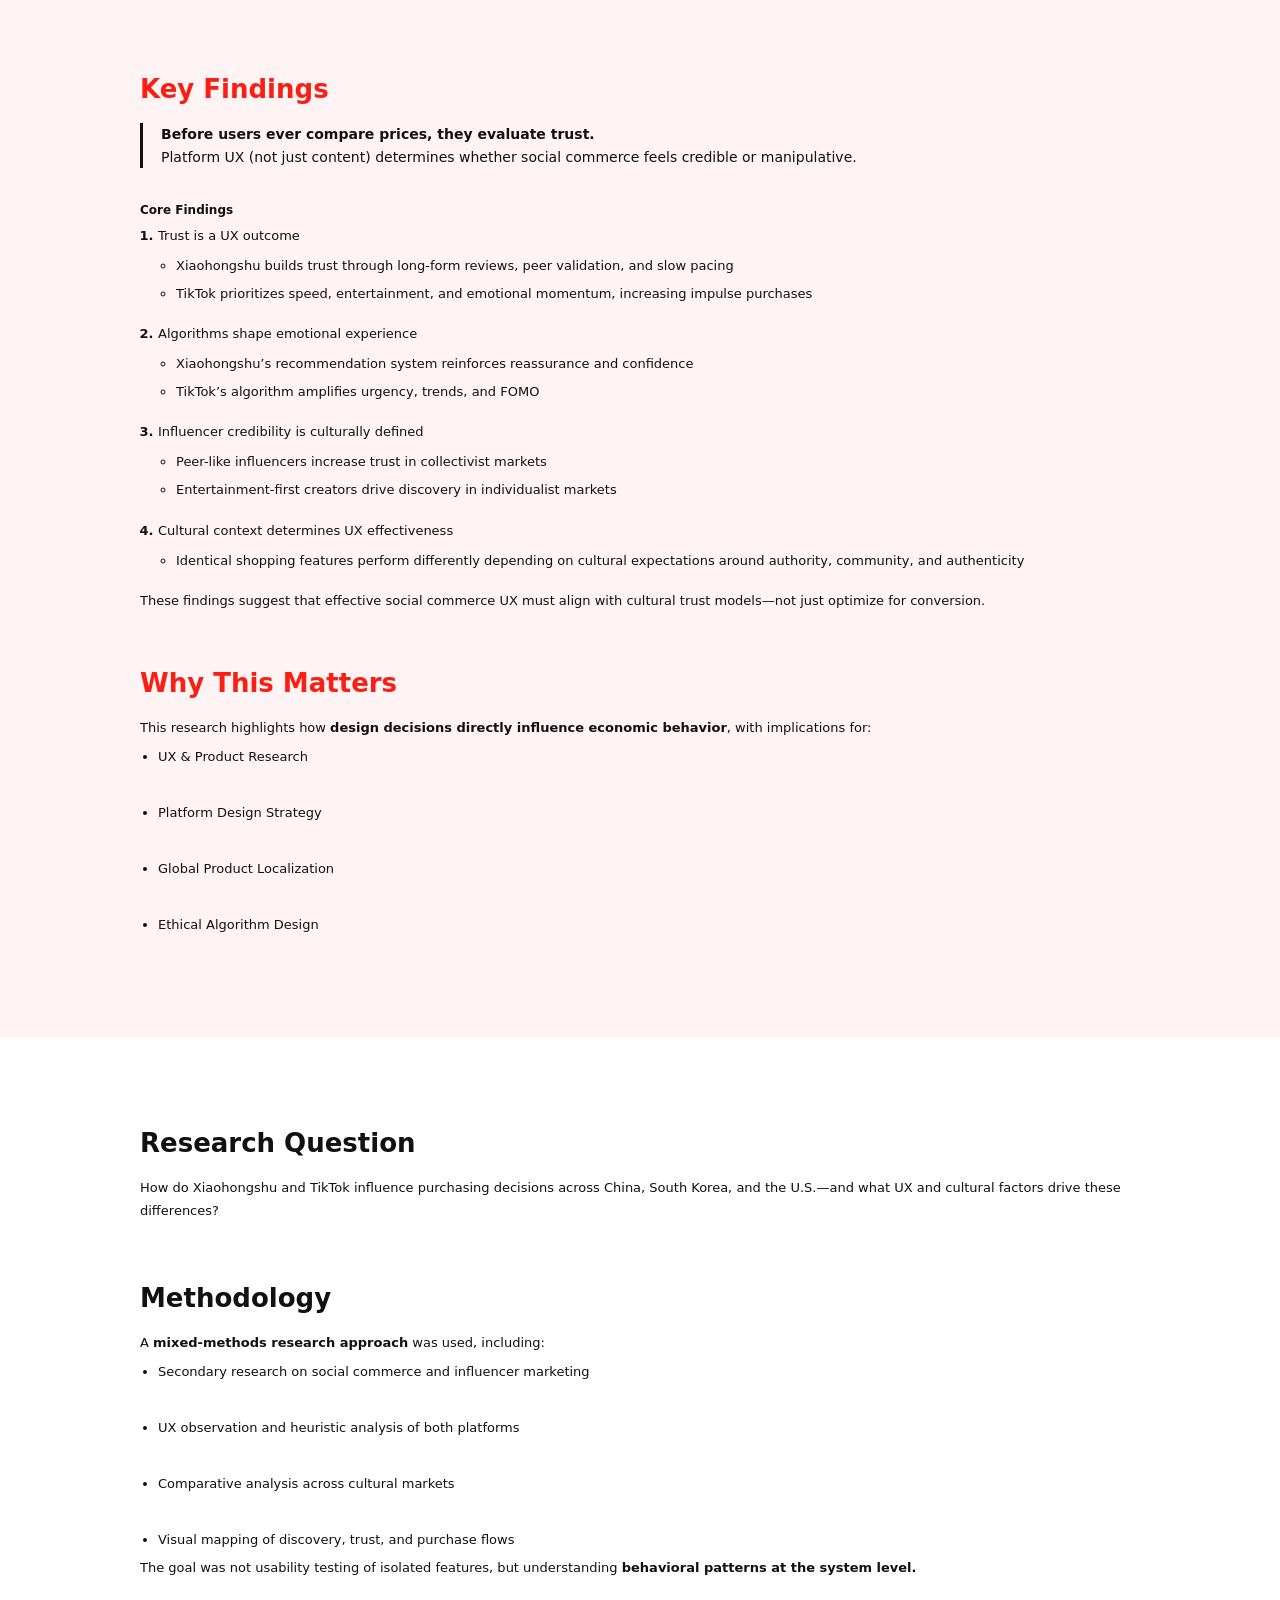
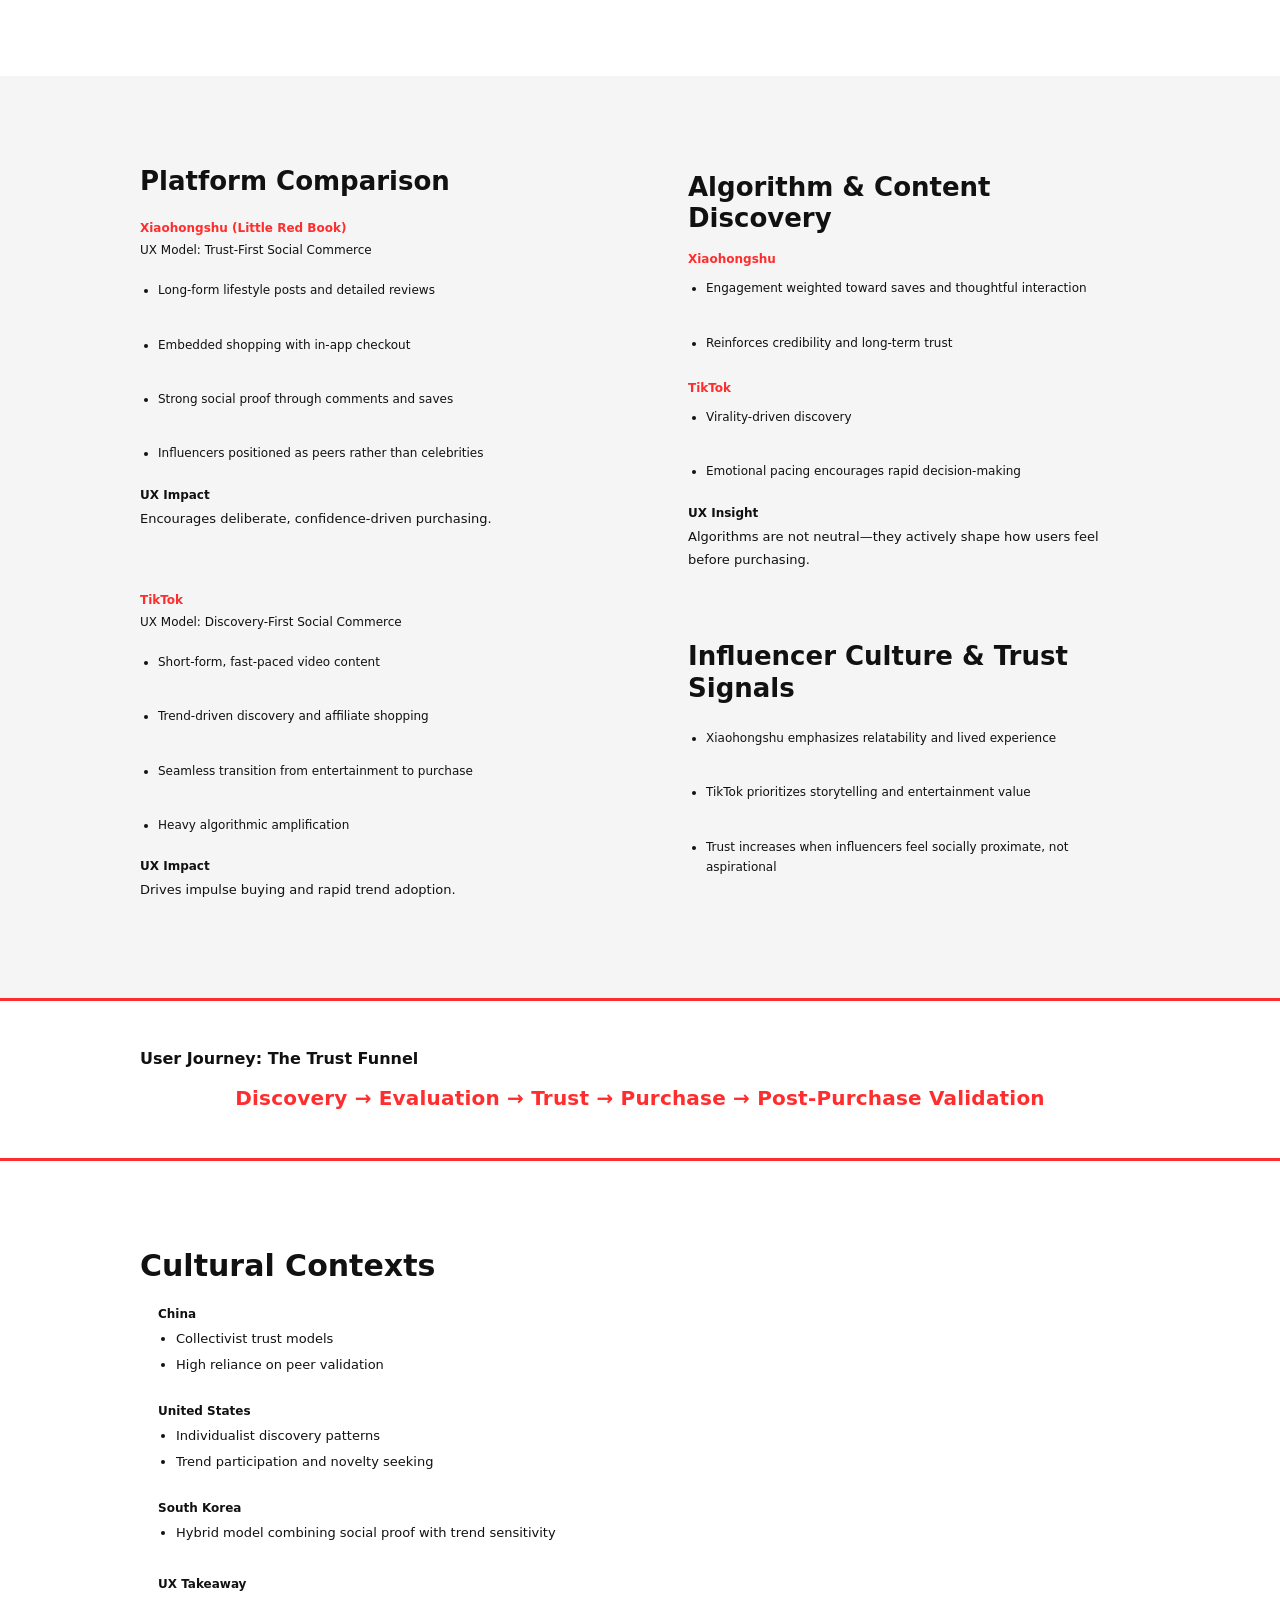
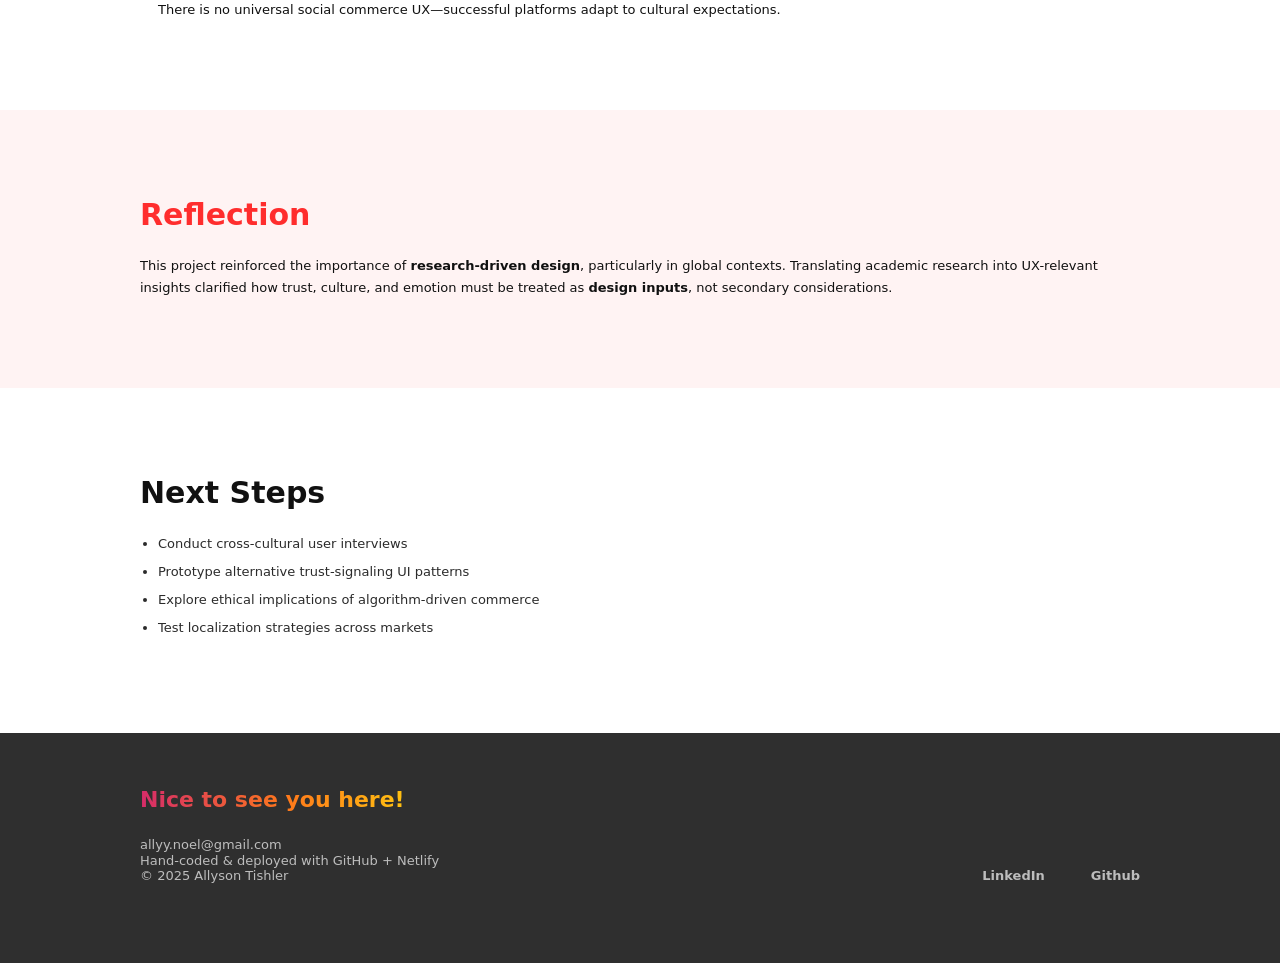
<file: xhs.html>
<!DOCTYPE html>
<html lang="en">
<head>
  <meta charset="UTF-8" />
  <meta name="viewport" content="width=device-width, initial-scale=1.0" />

  <title>Xiaohongshu vs TikTok – UX Research Case Study</title>

  <!-- Global styles -->
  <link rel="stylesheet" href="styles.css" />

  <!-- Case-specific styles -->
  <link rel="stylesheet" href="xhs.css" />
</head>

<body class="case-xhs">

  <!-- NAV (reuse global nav exactly) -->
  <header class="site-header">
    <nav class="nav">
            <a href="index.html" class="nav__brand">Ally Tishler</a>


      <ul class="nav__links">
        <li><a class="nav__link nav__link--active" href="index.html">Work</a></li>
        <li><a class="nav__link" href="about.html">About</a></li>
        <li>
          <a class="nav__link"
             href="https://drive.google.com/file/d/1jGDNcZzKqeIqmGN0ZcOyikLbp_uLvPUx/view?usp=sharing">
            Resume
          </a>
        </li>
      </ul>
    </nav>
  </header>

  <main>

    <!-- =========================
     HERO
========================== -->
    <section class="case-xhs">
        <div class="case-xhs__hero">
    
        <p class="case-kicker">Cross-Cultural UX Research Project</p>
    
        <h1 class="case-title">Xiaohongshu vs TikTok</h1>
    
        <p class="case-deck">
            A comparative UX research study examining how platform design,
            algorithms, and cultural context shape consumer trust and purchasing
            behavior in social media–driven e-commerce.
        </p>
    
        <!-- IMAGE GOES BELOW TEXT -->
        <div class="case-xhs__hero-visual">
            <img
            src="assets/xhs-hero.png"
            alt="Xiaohongshu and TikTok interface comparison"
            />
        </div>
    
        </div>
    </section>
  
  
    <!-- OVERVIEW (Gray) -->
    <section class="case-xhs__block case-xhs__block--gray">
        <div class="case-xhs__inner">
    
        <p class="case-xhs__kicker">Overview</p>
    
        <h2 class="case-xhs__section-title">Project Brief</h2>
    
        <p class="case-xhs__body">
            As social media platforms evolve into full e-commerce ecosystems, apps like Xiaohongshu and TikTok
            increasingly influence not just what users see—but what they buy. This project investigates how
            design patterns, community dynamics, and cultural values shape purchasing behavior across regions.
        </p>
    
        <div class="case-xhs__overview-lists">
            <div class="case-xhs__list">
            <h3 class="case-xhs__list-title">Focus Platforms</h3>
            <ul>
                <li>Xiaohongshu (Little Red Book)</li>
                <li>TikTok (including TikTok Shop)</li>
            </ul>
            </div>
    
            <div class="case-xhs__list">
            <h3 class="case-xhs__list-title">Geographic Scope</h3>
            <ul>
                <li>China</li>
                <li>South Korea</li>
                <li>United States</li>
            </ul>
            </div>
        </div>
    
        <h2 class="case-xhs__section-title case-xhs__section-title--spaced">My Role</h2>
        <p class="case-xhs__subtle">Individual Project</p>
    
        <ul class="case-xhs__role-list">
            <li>UX &amp; Market Researcher</li>
            <li>Comparative Platform Analysis</li>
            <li>Cross-Cultural UX Analysis</li>
        </ul>
    
        </div>
    </section>

    <!-- KEY FINDINGS + WHY THIS MATTERS (Pink) -->
    <section class="case-xhs__block case-xhs__block--pink">
        <div class="case-xhs__inner">
    
        <h2 class="case-xhs__red-title">Key Findings</h2>
    
        <!-- Callout with vertical line -->
        <div class="case-xhs__callout">
            <p class="case-xhs__callout-text">
            <strong>Before users ever compare prices, they evaluate trust.</strong><br>
            Platform UX (not just content) determines whether social commerce feels credible or manipulative.
            </p>
        </div>
    
        <h3 class="case-xhs__label">Core Findings</h3>
    
        <ol class="case-xhs__findings">
            <li>
            Trust is a UX outcome
            <ul>
                <li>Xiaohongshu builds trust through long-form reviews, peer validation, and slow pacing</li>
                <li>TikTok prioritizes speed, entertainment, and emotional momentum, increasing impulse purchases</li>
            </ul>
            </li>
    
            <li>
            Algorithms shape emotional experience
            <ul>
                <li>Xiaohongshu’s recommendation system reinforces reassurance and confidence</li>
                <li>TikTok’s algorithm amplifies urgency, trends, and FOMO</li>
            </ul>
            </li>
    
            <li>
            Influencer credibility is culturally defined
            <ul>
                <li>Peer-like influencers increase trust in collectivist markets</li>
                <li>Entertainment-first creators drive discovery in individualist markets</li>
            </ul>
            </li>
    
            <li>
            Cultural context determines UX effectiveness
            <ul>
                <li>Identical shopping features perform differently depending on cultural expectations around authority, community, and authenticity</li>
            </ul>
            </li>
        </ol>
    
        <p class="case-xhs__closing">
            These findings suggest that effective social commerce UX must align with cultural trust models—not just optimize for conversion.
        </p>
    
        <h2 class="case-xhs__red-title case-xhs__red-title--spaced">Why This Matters</h2>
    
        <p class="case-xhs__body case-xhs__body--wide">
            This research highlights how <strong>design decisions directly influence economic behavior</strong>, with implications for:
        </p>
    
        <ul class="case-xhs__bullets">
            <li>UX &amp; Product Research</li>
            <li>Platform Design Strategy</li>
            <li>Global Product Localization</li>
            <li>Ethical Algorithm Design</li>
        </ul>
    
        </div>
    </section>


    <!-- RESEARCH QUESTION + METHODOLOGY (White) -->
    <section class="case-xhs__block case-xhs__block--white">
        <div class="case-xhs__inner">
    
        <h2 class="case-xhs__section-title">Research Question</h2>
        <p class="case-xhs__body case-xhs__rq">
            How do Xiaohongshu and TikTok influence purchasing decisions across China, South Korea, and the U.S.—and what UX and cultural factors drive these differences?
        </p>
    
        <h2 class="case-xhs__section-title case-xhs__section-title--spaced">Methodology</h2>
    
        <p class="case-xhs__body case-xhs__method-intro">
            A <strong>mixed-methods research approach</strong> was used, including:
        </p>
    
        <ul class="case-xhs__bullets case-xhs__bullets--method">
            <li>Secondary research on social commerce and influencer marketing</li>
            <li>UX observation and heuristic analysis of both platforms</li>
            <li>Comparative analysis across cultural markets</li>
            <li>Visual mapping of discovery, trust, and purchase flows</li>
        </ul>
    
        <p class="case-xhs__body case-xhs__method-note">
            The goal was not usability testing of isolated features, but understanding <strong>behavioral patterns at the system level.</strong>
        </p>
    
        </div>
    </section>


    <!-- PLATFORM COMPARISON (Gray) -->
    <section class="case-xhs__block case-xhs__block--gray">
        <div class="case-xhs__inner">
    
        <div class="case-xhs__compare-grid">
    
            <!-- LEFT COLUMN -->
            <div class="case-xhs__col">
    
            <h2 class="case-xhs__section-title">Platform Comparison</h2>
    
            <!-- Xiaohongshu block -->
            <div class="case-xhs__subblock">
                <p class="case-xhs__label-red"><strong>Xiaohongshu (Little Red Book)</strong></p>
                <p class="case-xhs__meta">UX Model: Trust-First Social Commerce</p>
    
                <ul class="case-xhs__bullets case-xhs__bullets--tight">
                <li>Long-form lifestyle posts and detailed reviews</li>
                <li>Embedded shopping with in-app checkout</li>
                <li>Strong social proof through comments and saves</li>
                <li>Influencers positioned as peers rather than celebrities</li>
                </ul>
    
                <p class="case-xhs__ux-label"><strong>UX Impact</strong></p>
                <p class="case-xhs__body case-xhs__body--impact">
                Encourages deliberate, confidence-driven purchasing.
                </p>
            </div>
    
            <!-- TikTok block -->
            <div class="case-xhs__subblock case-xhs__subblock--spaced">
                <p class="case-xhs__label-red"><strong>TikTok</strong></p>
                <p class="case-xhs__meta">UX Model: Discovery-First Social Commerce</p>
    
                <ul class="case-xhs__bullets case-xhs__bullets--tight">
                <li>Short-form, fast-paced video content</li>
                <li>Trend-driven discovery and affiliate shopping</li>
                <li>Seamless transition from entertainment to purchase</li>
                <li>Heavy algorithmic amplification</li>
                </ul>
    
                <p class="case-xhs__ux-label"><strong>UX Impact</strong></p>
                <p class="case-xhs__body case-xhs__body--impact">
                Drives impulse buying and rapid trend adoption.
                </p>
            </div>
    
            </div>
    
            <!-- RIGHT COLUMN -->
            <div class="case-xhs__col">
    
            <div class="case-xhs__right-block">
                <h2 class="case-xhs__section-title">Algorithm &amp; Content Discovery</h2>
    
                <p class="case-xhs__label-red"><strong>Xiaohongshu</strong></p>
                <ul class="case-xhs__bullets case-xhs__bullets--tight">
                <li>Engagement weighted toward saves and thoughtful interaction</li>
                <li>Reinforces credibility and long-term trust</li>
                </ul>
    
                <p class="case-xhs__label-red case-xhs__label-red--spaced"><strong>TikTok</strong></p>
                <ul class="case-xhs__bullets case-xhs__bullets--tight">
                <li>Virality-driven discovery</li>
                <li>Emotional pacing encourages rapid decision-making</li>
                </ul>
    
                <p class="case-xhs__ux-label case-xhs__ux-label--spaced"><strong>UX Insight</strong></p>
                <p class="case-xhs__body case-xhs__body--impact">
                Algorithms are not neutral—they actively shape how users feel before purchasing.
                </p>
            </div>
    
            <div class="case-xhs__right-block case-xhs__right-block--spaced">
                <h2 class="case-xhs__section-title">Influencer Culture &amp; Trust Signals</h2>
    
                <ul class="case-xhs__bullets case-xhs__bullets--tight">
                <li>Xiaohongshu emphasizes relatability and lived experience</li>
                <li>TikTok prioritizes storytelling and entertainment value</li>
                <li>Trust increases when influencers feel socially proximate, not aspirational</li>
                </ul>
            </div>
    
            </div>
    
        </div>
        </div>
    </section>


    <!-- TRUST FUNNEL DIVIDER -->
    <section class="case-xhs__trust-funnel">
        <div class="case-xhs__inner">
    
        <p class="case-xhs__trust-title">
            <strong>User Journey: The Trust Funnel</strong>
        </p>
    
        <p class="case-xhs__trust-flow">
            Discovery → Evaluation → Trust → Purchase → Post-Purchase Validation
        </p>
    
        </div>
    </section>
  

    <!-- CULTURAL CONTEXTS -->
    <section class="case-xhs__section case-xhs__section--white">
        <div class="case-xhs__inner">
        <h2 class="case-xhs__h2">Cultural Contexts</h2>
    
        <div class="case-xhs__bullets">
            <div class="case-xhs__group">
            <p class="case-xhs__label"><strong>China</strong></p>
            <ul class="case-xhs__list">
                <li>Collectivist trust models</li>
                <li>High reliance on peer validation</li>
            </ul>
            </div>
    
            <div class="case-xhs__group">
            <p class="case-xhs__label"><strong>United States</strong></p>
            <ul class="case-xhs__list">
                <li>Individualist discovery patterns</li>
                <li>Trend participation and novelty seeking</li>
            </ul>
            </div>
    
            <div class="case-xhs__group">
            <p class="case-xhs__label"><strong>South Korea</strong></p>
            <ul class="case-xhs__list">
                <li>Hybrid model combining social proof with trend sensitivity</li>
            </ul>
            </div>
    
            <div class="case-xhs__group case-xhs__group--tight">
            <p class="case-xhs__label"><strong>UX Takeaway</strong></p>
            <p class="case-xhs__body">
                There is no universal social commerce UX—successful platforms adapt to cultural expectations.
            </p>
            </div>
        </div>
        </div>
    </section>
    
    <!-- REFLECTION (PINK) -->
    <section class="case-xhs__section case-xhs__section--pink">
        <div class="case-xhs__inner">
        <h2 class="case-xhs__h2 case-xhs__h2--accent">Reflection</h2>
    
        <p class="case-xhs__body case-xhs__body--wide">
            This project reinforced the importance of <strong>research-driven design</strong>, particularly in global contexts.
            Translating academic research into UX-relevant insights clarified how trust, culture, and emotion must be treated
            as <strong>design inputs</strong>, not secondary considerations.
        </p>
        </div>
    </section>
    
    <!-- NEXT STEPS -->
    <section class="case-xhs__section case-xhs__section--white">
        <div class="case-xhs__inner">
        <h2 class="case-xhs__h2">Next Steps</h2>
    
        <ul class="case-xhs__list case-xhs__list--spaced">
            <li>Conduct cross-cultural user interviews</li>
            <li>Prototype alternative trust-signaling UI patterns</li>
            <li>Explore ethical implications of algorithm-driven commerce</li>
            <li>Test localization strategies across markets</li>
        </ul>
        </div>
    </section>
  
  
  
  
  


</main>

<!-- FOOTER (reuse global footer exactly) -->
<footer class="footer">
  <div class="footer__inner">
    <div>
      <h3 class="footer__title">Nice to see you here!</h3>
      <a
        href="mailto:allyy.noel@gmail.com"
        class="footer__line footer__email"
        >
        allyy.noel@gmail.com
    </a>

      <p class="footer__line">Hand-coded & deployed with GitHub + Netlify</p>
      <p class="footer__line">© 2025 Allyson Tishler</p>
    </div>

    <div class="footer__right">
        <a class="footer__link" href="https://www.linkedin.com/in/allytishler-msu/">LinkedIn</a>
        <a class="footer__link" href="https://github.com/allysontishler">Github</a>
      </div>
  </div>
</footer>

</body>
</html>
</file>
<file: styles.css>
/* =========================
   BASE
========================= */
:root {
  --text: #111;
  --muted: #7f7f7f;
  --card: #f3f3f3;
  --tag: #e9e9e9;
  --footer: #2f2f2f;
  --footer-text: #cfcfcf;

  --accent: #ff7a1a;

  --page-pad-x: 80px;
  --nav-top: 28px;

  --content-max: 920px;

  --radius-card: 22px;
  --radius-tag: 999px;

  --gradient-accent: linear-gradient(
    90deg,
    #D52C69 0%,
    #FF7A1A 50%,
    #FFD60F 100%
  );

  /* ✅ single source of truth for fixed header height */
  --header-h: 92px;
}

* { box-sizing: border-box; }

html, body{
  margin: 0;
  padding: 0;
  min-height: 100%;
}

html{
  background: var(--footer); /* if anything extends beyond body, it blends with footer */
}

body{
  min-height: 100vh;
  font-family: Inter, system-ui, -apple-system, Segoe UI, Roboto, Helvetica, Arial, sans-serif;
  color: var(--text);
  background: #fff;

  display: flex;
  flex-direction: column;

  /* ✅ pushes all content below fixed nav */
  padding-top: var(--header-h);
}

main{
  flex: 1 0 auto;
  display: block;
}

footer{
  flex-shrink: 0;
}

/* =========================
   NAV
========================= */
.site-header{
  position: fixed;
  top: 0;
  left: 0;
  right: 0;
  z-index: 9999;

  background: #fff;
  border-bottom: 1px solid rgba(0, 0, 0, 0.06);

  padding: var(--nav-top) var(--page-pad-x) 14px;
}


/* Always-visible nav */
.site-header{
  position: fixed;   /* was: sticky */
  top: 0;
  left: 0;
  right: 0;
  z-index: 9999;
}

/* Prevent content from sliding under the fixed nav */
body{
  padding-top: 0; /* adjust if your header is taller/shorter */
}


.nav {
  display: flex;
  align-items: flex-start;
  justify-content: space-between;
}

.nav__brand {
  font-size: 14px;
  font-weight: 600;
  letter-spacing: 0.1px;
}

.nav__links {
  list-style: none;
  display: flex;
  gap: 26px;
  margin: 0;
  padding: 0;
}

.nav__link {
  font-size: 13px;
  text-decoration: none;
  color: var(--muted);
  font-weight: 500;
}

.nav__link--active {
  color: var(--text);
  font-weight: 700;
}

/* =========================
   HOME HERO
========================= */
.hero {
  padding: 120px var(--page-pad-x) 0;
}

.hero__inner {
  max-width: 920px;
  margin: 0 auto;

  display: grid;
  grid-template-columns: 440px 1fr;
  align-items: center;
  gap: 70px;
}

.hero__text { max-width: 440px; }

.hero__headline {
  margin: 0;
  font-size: 22px;
  line-height: 1.35;
  font-weight: 700;
  letter-spacing: 0.1px;
}

.highlight {
  background: var(--gradient-accent);
  -webkit-background-clip: text;
  background-clip: text;
  color: transparent;
  font-weight: 800;
}

.hero__art {
  display: flex;
  justify-content: flex-end;
  align-items: center;
}

.hero__img {
  width: 550px;
  height: auto;
  display: block;
}

/* =========================
   SELECTED WORK
========================= */
.work {
  padding: 86px var(--page-pad-x) 110px;
}

.work__inner {
  max-width: var(--content-max);
  margin: 0 auto;
}

.section-title {
  margin: 0 0 26px;
  font-size: 14px;
  font-weight: 700;
}

.work-grid {
  display: grid;
  grid-template-columns: repeat(2, 1fr);
  gap: 28px;
}

.work-card {
  display: flex;
  flex-direction: column;
  gap: 14px;
  text-decoration: none;
  color: inherit;
}

.work-card__img {
  width: 100%;
  height: auto;
  display: block;
  border-radius: 20px;
  overflow: hidden;
}

.work-card--single { grid-column: 1 / 2; }

.tag-row {
  display: flex;
  flex-wrap: wrap;
  gap: 8px;
  padding-top: 14px;
}

.tag {
  display: inline-flex;
  align-items: center;
  height: 22px;
  padding: 0 10px;
  border-radius: var(--radius-tag);
  background: var(--tag);
  font-size: 11px;
  color: #6b6b6b;
  font-weight: 600;
}

/* =========================
   FOOTER
========================= */
.footer {
  background: var(--footer);
  color: var(--footer-text);

  padding: 54px var(--page-pad-x) 80px; /* 👈 increase bottom padding */
  margin: 0;    
  margin-top: auto;                        /* 👈 kill any stray margins */
}


.footer__inner {
  max-width: 1000px;
  margin: 0 auto;
  display: flex;
  justify-content: space-between;
  align-items: flex-end;
  gap: 40px;
}

.footer__title {
  margin: 0 0 22px;
  font-size: 22px;
  font-weight: 800;

  background: var(--gradient-accent);
  -webkit-background-clip: text;
  background-clip: text;
  color: transparent;
}

.footer__meta { display: grid; gap: 6px; }

.footer__line {
  margin: 0;
  font-size: 13px;
  color: #bdbdbd;
}

.footer__right {
  display: flex;
  gap: 46px;
}

.footer__link {
  color: #bdbdbd;
  text-decoration: none;
  font-size: 13px;
  font-weight: 600;
}

/* =========================
   ABOUT PAGE
========================= */
.about-page {
  padding: 110px var(--page-pad-x) 120px;
}

.about-page__inner {
  max-width: var(--content-max);
  margin: 0 auto;
}

.about-hero {
  display: grid;
  grid-template-columns: 1fr 420px;
  gap: 80px;
  align-items: start;
}

.about-hero__title {
  margin: 0 0 12px;
  font-size: 22px;
  line-height: 1.25;
  font-weight: 800;
  letter-spacing: 0.1px;
}

.about-hero__accent {
  background: var(--gradient-accent);
  -webkit-background-clip: text;
  background-clip: text;
  color: transparent;
  font-weight: 800;
}

.about-hero__body p {
  margin: 0 0 14px;
  font-size: 13px;
  line-height: 1.55;
  color: #2f2f2f;
  max-width: 46ch;
}

.about-hero__image-wrap { display: flex; justify-content: flex-end; }

.about-hero__image {
  width: 380px;
  height: 260px;
  object-fit: cover;
  border-radius: 26px;
  display: block;
  background: #d9d9d9;
}

.about-info { margin-top: 72px; }

.about-info__grid {
  display: grid;
  grid-template-columns: 1fr 1fr;
  column-gap: 90px;
  row-gap: 58px;
}

.about-card__title {
  margin: 0 0 12px;
  font-size: 14px;
  font-weight: 800;
  display: flex;
  align-items: center;
  gap: 8px;
}

.about-card__icon { display: inline-flex; width: 18px; justify-content: center; }

.about-list {
  list-style: none;
  margin: 0;
  padding: 0;
}

.about-list li {
  font-size: 13px;
  line-height: 1.65;
  color: #2f2f2f;
}

.about-card__small {
  margin: 18px 0 0;
  font-size: 13px;
  color: #2f2f2f;
}

.about-lines p {
  margin: 0 0 18px;
  font-size: 13px;
  line-height: 1.55;
  color: #2f2f2f;
}

/* =========================
   EVERYTIME CASE STUDY (SCOPED)
========================= */
.case-everytime {
  --case-red: #f91f15;
  --case-muted: #9f9f9d;
  --case-pink: #fff3f3;
  --case-gray: #f5f5f5;
}

.case-everytime main { padding-bottom: 0; }


/* Reusable phone video component */
.case-everytime .phone-media{
  aspect-ratio: 9 / 19.5;
  border-radius: 62px;
  overflow: hidden;
  background: transparent;

  display: flex;
  align-items: center;
  justify-content: center;
}

.case-everytime .phone-media__video{
  width: 100%;
  height: 100%;
  display: block;

  object-fit: cover;
  object-position: 58.5% 50%;
  transform: scale(1.18); /* change per video if needed */
}

.case-everytime .phone-media__video_social{
  width: 100%;
  height: 100%;
  display: block;

  object-fit: cover;
  object-position: 58.5% 42%;
  transform: scale(1.18) translateY(-1.80%); /* change per video if needed */
}


/* HERO phone video mask */
.case-everytime .case-hero__phone-wrap{
  height: 70vh;
  max-height: 447px;

  aspect-ratio: 9 / 19.5;
  width: calc(min(70vh, 475px) * (9 / 19.5)); /* ✅ derived width */

  border-radius: 38px;
  overflow: hidden;
  background: #000;

  display: flex;
  align-items: center;
  justify-content: center;


}

.case-everytime .case-hero__phone-video{
  width: 100%;
  height: 100%;
  object-fit: cover;
  display: block;
  object-position: 58.5% 50%;

  /* ✅ if you still need a *tiny* zoom, do it here */
  transform: scale(1.18);
}



.case-everytime .case-inner {
  max-width: 1160px;
  margin: 0 auto;
  padding: 0 var(--page-pad-x);
}

/* Global sections */
.case-everytime .case-section { padding: 72px 0 32px; }
.case-everytime .case-block { padding: 0; }
.case-everytime .case-block--gray { background: var(--case-gray); }
.case-everytime .case-block--pink { background: var(--case-pink); }

/* Snap overview closer to hero */
.case-everytime .case-hero + .case-section { padding-top: 34px; }

/* Typography */
.case-everytime .case-kicker {
  margin: 0 0 14px;
  font-size: 16px;
  line-height: 1.2;
  font-weight: 350;
  color: var(--case-muted);
  padding-top: 65px;
}

/* OVERVIEW kicker: red */
.case-everytime .case-section--overview .case-kicker {
  color: var(--case-red);
  font-weight: 800;
  font-size: 16px;
  letter-spacing: 0.18px;
}

.case-everytime .case-title {
  margin: 16px 0 18px;
  font-size: 24px;
  line-height: 1.15;
  font-weight: 800;
  color: #111;
  max-width: none;
}

.case-everytime .case-deck {
  margin: 0;
  font-size: 16px;
  line-height: 1.35;
  color: #111;
  max-width: 62ch;
}

.case-everytime .case-body {
  margin: 0;
  font-size: 13px;
  line-height: 1.75;
  color: #2b2b2b;
  max-width: 200ch;
}

.case-everytime .case-body--muted { color: var(--case-muted); }

/* HERO */
.case-everytime .case-hero { padding: 72px 0 0; }

.case-everytime .case-hero__grid {
  display: grid;
  grid-template-columns: 1fr auto;
  align-items: start;
  column-gap: 48px;
}

.case-everytime .hero-visual {
  margin-top: 60px;
  height: auto;
}

.case-everytime .hero-logo {
  width: 118px;
  height: auto;
  display: block;
  margin-bottom: 26px;
  padding-top: 50px;
}

.case-everytime .hero-strip__mask {
  height: 300px;
  overflow: hidden;
  width: 100%;
}

.case-everytime .hero-strip__img {
  width: 680px;
  height: auto;
  max-width: 100%;
  display: block;
}

.case-everytime .case-hero__right {
  display: flex;
  justify-content: flex-end;
  padding-top: 112px;
}

.case-everytime .case-hero__phone {
  height: 70vh;
  max-height: 475px;
  width: auto;
}

/* OVERVIEW */
.case-everytime .overview-grid {
  display: grid;
  grid-template-columns: 1fr auto;
  column-gap: 56px;
  align-items: start;
}

.case-everytime .project-brief .case-body { max-width: 120ch; }

.case-everytime .my-role {
  margin-top: 34px;
  max-width: 70ch;
}

.case-everytime .my-role .case-body {
  max-width: none;
  line-height: 1.7;
}

/* Divider under "Individual Project" */
.case-everytime .role-divider {
  width: 48px;
  height: 2px;
  background: rgba(0, 0, 0, 0.15);
  margin: 14px 0 18px;
  border-radius: 2px;
}

/* bubble */
.case-everytime .overview-right {
  display: flex;
  justify-content: flex-end;
  align-items: flex-start;
}

.case-everytime .role-bubble {
  width: 280px;
  height: 280px;
  border-radius: 999px;
  background: var(--case-red);
  color: #fff;

  display: flex;
  align-items: center;
  justify-content: center;
  text-align: center;

  padding: 0;
  line-height: 1.25;

  margin-top: 0;
  margin-bottom: -120px;
}

.case-everytime .role-bubble{
  margin-top: 500px;        /* pushes it down inside gray */
  margin-bottom: -120px;    /* reduces how far it jumps upward visually */
}



.case-everytime .bubble-text {
  display: inline-block;
  width: 70%;
  font-size: 18px;
  line-height: 1.15;
  font-weight: 650;
  letter-spacing: -0.2px;
  transform: translateY(-44px);
}

.case-everytime .bubble-em { font-weight: 850; }

/* Layering: bubble cut by next section */
.case-everytime .case-block--gray { position: relative; z-index: 1; }

.case-everytime .case-section--target {
  position: relative;
  z-index: 2;
  background: #fff;
  padding-top: 45px;
  padding-bottom: 45px;
}

/* OUTCOME */
.case-everytime .case-section--outcome { padding: 45px 0; }

.case-everytime .outcome-title {
  margin: 0 0 14px;
  font-size: 26px;
  line-height: 1.15;
  font-weight: 800;
  color: var(--case-red);
}

.case-everytime .outcome-body { max-width: 120ch; }














/* =========================
   FEATURES & ITERATIONS  ✅ FIXED
========================= */
.case-everytime .features-title{
  margin: 0 0 26px;
  font-size: 22px;
  font-weight: 800;
  color: #111;
}

.case-everytime .feature-row{
  max-width: 920px;
  margin: 0 auto;

  display: grid;
  grid-template-columns: 360px 1fr;
  gap: 90px;

  /* IMPORTANT: we want the row height to match the phone,
     and the text block to center within that height */
  align-items: stretch;

  padding: 62px 0;
}



.case-everytime .feature-row__img{
  width: 100%;
  max-width: 360px;
  height: auto;
  display: block;
  justify-self: center;
}

/* ✅ This is the real fix: center the *whole text block* vertically,
   not the description using auto margins */
.case-everytime .feature-row__text{
  max-width: 380px;
  align-self: stretch;

  display: flex;
  flex-direction: column;
  justify-content: center; /* ✅ centers title+desc as a group */
}

.case-everytime .feature-row__title{
  margin: 0;
  font-size: 28px;
  line-height: 1.15;
  font-weight: 600;
  color: var(--case-red);
}

.case-everytime .feature-row__desc{
  margin: 14px 0 0; /* ✅ normal spacing instead of auto margins */
  font-size: 16px;
  line-height: 1.75;
  color: var(--case-muted);
  max-width: 350px;
}

/* alternate layout */
.case-everytime .feature-row--reverse{
  grid-template-columns: 1fr 360px;
}



/* =========================
   RESEARCH & VALIDATION
========================= */
/* Make Research & Validation section taller */
.case-everytime .case-section--research {
  padding-top: 60px;
  padding-bottom: 24px;
}

.case-everytime .case-section--research .research-kicker{
  color: var(--case-red);
  font-weight: 800;
  margin-bottom: 12px;
}

.case-everytime .research-title{
  margin: 0 0 14px;
  font-size: 26px;
  line-height: 1.15;
  font-weight: 800;
  color: #111;
}

.case-everytime .research-intro{
  max-width: 120ch;
}

.case-everytime .research-grid{
  margin-top: 34px;
  display: grid;
  grid-template-columns: 1fr 1.15fr;
  gap: 64px;
  align-items: center;
}

.case-everytime .research-subhead{
  margin: 0 0 10px;
  font-size: 12px;
  font-weight: 700;
  color: var(--case-muted);
}

.case-everytime .research-list{
  margin: 0;
  padding-left: 16px;
  color: #2b2b2b;
  font-size: 13px;
  line-height: 1.8;
}

.case-everytime .research-visual{
  width: 100%;
  max-width: 620px;
  height: auto;
  display: block;
  justify-self: end;
}

/* Optional icon row (only if you use OPTION B) */
.case-everytime .research-icons{
  margin-top: 14px;
  display: flex;
  gap: 16px;
  justify-content: flex-end;
  align-items: center;
}

.case-everytime .research-icons img{
  height: 26px;
  width: auto;
  display: block;
}

@media (max-width: 980px){
  .case-everytime .research-grid{
    grid-template-columns: 1fr;
    gap: 24px;
  }

  .case-everytime .research-visual{
    max-width: 520px;
    justify-self: start;
  }

  .case-everytime .research-icons{
    justify-content: flex-start;
  }
}






/* =========================
   KEY FINDINGS (Research section)
========================= */
.case-everytime .keyfindings {
  margin-top: 100px;
  max-width: 1200px;
}

.case-everytime .keyfindings__title{
  margin: 0 0 22px;
  font-size: 26px;
  font-weight: 800;
  color: #111;
}

.case-everytime .keyfindings__grid {
  max-width: 1200px;
  margin: 36px auto 0;
  display: grid;
  grid-template-columns: 1.15fr 0.85fr;
  gap: 64px;
}


/* Left column */
.case-everytime .keyfinding + .keyfinding{
  margin-top: 44px;
}

.case-everytime .keyfinding__heading{
  margin: 0 0 10px;
  font-size: 12px;
  font-weight: 700;
  color: var(--case-muted);
  max-width: 62ch;
}

.case-everytime .keyfinding__text{
  margin: 0;
  font-size: 11px;
  line-height: 1.75;
  color: #2b2b2b;
  max-width: 62ch;
}

/* Right column callouts */
.case-everytime .keyfindings__right{
  display: grid;
  gap: 46px;
  justify-items: center; /* centers boxes like your Figma */
}

/* Quote callout (pink fill + even padding) */
.case-everytime .kf-quote {
  background: var(--case-pink);                 /* ✅ filled */
  border: 1px solid var(--case-red);
  border-radius: 10px;

  padding: 16px 18px;                            /* ✅ even top/bottom */
  display: flex;
  align-items: center;                           /* ✅ centers text vertically */
  justify-content: center;
  text-align: center;

  color: var(--case-red);
  font-size: 12px;
  line-height: 1.4;
  font-weight: 600;
}

/* if your quote text is a <p>, kill default margins */
.case-everytime .kf-quote p {
  margin: 0;                                     /* ✅ fixes “bottom padding looks bigger” */
}


/* =========================
   KEY FINDING METRIC (RING)
========================= */

.case-everytime .keycallout--metric {
  display: flex;
  align-items: center;
  gap: 18px;
}

/* Ring circle */
.case-everytime .metric-circle {
  width: 96px;
  height: 96px;
  border-radius: 50%;

  background: #F5F5F5;                 /* hollow center */
  border: 20px solid #e6e6e6;        /* thick gray ring */

  display: flex;
  align-items: center;
  justify-content: center;
}

/* Percentage text */
.case-everytime .metric-circle__value {
  font-size: 14px;
  font-weight: 800;
  color: #111;
}

/* Label text */
.case-everytime .metric-label {
  font-size: 13px;
  line-height: 1.6;
  color: #2b2b2b;
}


/* Bottom red note */
.case-everytime .keycallout--note{
  max-width: 340px;
  color: var(--case-red);
  font-size: 12px;
  line-height: 1.55;
  text-align: center;
  font-weight: 600;
}

/* Responsive */
@media (max-width: 980px){
  .case-everytime .keyfindings__grid{
    grid-template-columns: 1fr;
    gap: 34px;
  }

  .case-everytime .keyfindings__right{
    justify-items: start;
  }

  .case-everytime .metric-label{
    white-space: normal;
  }
}







/* MEDIA (generic) */
.case-everytime .case-media { margin-top: 18px; }

.case-everytime .case-media--center {
  display: flex;
  justify-content: center;
}

.case-everytime .case-media__img {
  width: 100%;
  height: auto;
  display: block;
}

.case-everytime .case-media__img--narrow { max-width: 520px; }

/* Key findings */
.case-everytime .key-findings { margin-top: 26px; }

.case-everytime .key-findings__grid {
  margin-top: 10px;
  display: grid;
  grid-template-columns: 120px 1fr;
  gap: 20px;
  align-items: center;
}

.case-everytime .key-circle {
  width: 96px;
  height: 96px;
  border-radius: 999px;
  background: #efefef;
  display: flex;
  align-items: center;
  justify-content: center;
}

.case-everytime .key-circle__value {
  font-size: 14px;
  font-weight: 600;
  color: #111;
}









/* =========================
   PERSONAS (inside gray section)
========================= */

.case-everytime .persona-section{
  margin-top: 100px;
  max-width: 1000px;
}

.case-everytime .persona-title{
  margin: 0 0 10px;
  font-size: 26px;
  line-height: 1.15;
  font-weight: 800;
  color: #111;
}

.case-everytime .persona-intro{
  margin: 0 0 34px;
  font-size: 13px;
  line-height: 1.7;
  color: #2b2b2b;
  max-width: 70ch;
}

/* each persona block */
.case-everytime .persona-row{
  display: grid;
  grid-template-columns: 260px 1fr;
  gap: 80px;
  align-items: start;

  padding: 18px 0 30px;
}

/* left column */
.case-everytime .persona-name{
  margin: 0;
  font-size: 12px;
  font-weight: 700;
  color: #9f9f9d;
}

.case-everytime .persona-sub{
  margin: 2px 0 14px;
  font-size: 10px;
  color: #b3b3b3;
}

.case-everytime .persona-photo{
  width: 120px;
  height: 120px;
  border-radius: 18px;
  object-fit: cover;
  display: block;
}

/* right column */
.case-everytime .persona-desc{
  margin-top: 24px;
  font-size: 12px;
  line-height: 1.7;
  color: #2b2b2b;
  max-width: 68ch;
}

.case-everytime .persona-needs-label{
  margin: 12px 0 8px;
  font-size: 11px;
  font-weight: 800;
  color: #111;
}

.case-everytime .persona-needs{
  margin: 0;
  padding-left: 16px;
  font-size: 11px;
  line-height: 1.8;
  color: #2b2b2b;
}

/* responsive */
@media (max-width: 980px){
  .case-everytime .persona-row{
    grid-template-columns: 1fr;
    gap: 18px;
  }

  .case-everytime .persona-photo{
    width: 110px;
    height: 110px;
  }
}


/* =========================
   JOURNEY MAPPING (inside gray)
========================= */

.case-everytime .journey-section{
  margin-top: 84px; /* space after Personas */
  max-width: 1000px;
}

.case-everytime .journey-title{
  margin: 0 0 12px;
  font-size: 26px;
  line-height: 1.15;
  font-weight: 800;
  color: #111;
}

.case-everytime .journey-intro{
  margin: 0 0 12px;
  font-size: 13px;
  line-height: 1.7;
  color: #2b2b2b;
  max-width: 120ch;
}

.case-everytime .journey-intro--sub{
  margin-bottom: 34px; /* space before first image */
}

.case-everytime .journey-stack{
  display: grid;
  gap: 34px; /* even spacing between the 3 journey images */
}

.case-everytime .journey-img{
  width: 1000px;
  height: auto;
  display: block;
  margin-top: 40px;
}



/* =========================
   USABILITY TESTING
========================= */

.case-everytime .usability-section {
  margin-top: 96px;          /* space from previous section */
  max-width: 1000px;
}

/* Section title */
.case-everytime .usability-section .case-section__title {
  margin: 0 0 18px;
  font-size: 26px;
  font-weight: 800;
  line-height: 1.2;
  color: #111;
}

/* Paragraph text */
.case-everytime .usability-section .case-body {
  margin: 0 0 18px;          /* ✅ creates breathing room */
  font-size: 13px;
  line-height: 1.75;
  color: #2b2b2b;
  max-width: 80ch;
}

/* Task list */
.case-everytime .usability-section ul {
  margin: 0 0 22px 18px;     /* ✅ space before & after list */
  padding: 0;
}

.case-everytime .usability-section li {
  margin-bottom: 6px;        /* tighter like Figma */
  font-size: 13px;
  line-height: 1.7;
  color: #2b2b2b;
}

/* Table wrapper */
.case-everytime .usability-section .table-wrap {
  margin-top: 28px;          /* space above table */
}

/* Table image */
.case-everytime .usability-section .table-img {
  width: 100%;
  height: auto;
  display: block;
  border-radius: 6px;        /* subtle polish (optional) */
}


/* =========================
   KEY USABILITY ISSUES (white)
========================= */
.case-everytime .case-section--issues{
  background: #fff;
  padding: 90px 0 110px;
}

.case-everytime .issues-title{
  margin: 0 0 34px;
  font-size: 26px;
  line-height: 1.15;
  font-weight: 800;
  color: #111;
}

.case-everytime .issues-list{
  display: grid;
  gap: 46px;
  max-width: 980px; /* keeps it from feeling too wide */
}

.case-everytime .issue__heading{
  margin: 0 0 12px;
  font-size: 16px;
  font-weight: 600;
  color: #9f9f9d; /* that light gray heading look */
}

.case-everytime .issue__text{
  margin: 0;
  font-size: 13px;
  line-height: 1.8;
  color: #111;
  max-width: 120ch;
}


/* =========================
   EXPLORATORY PLAYTESTING (white)
========================= */
.case-everytime .case-section--playtesting{
  padding: 90px 0 110px;
}

.case-everytime .playtesting-title{
  margin: 0 0 22px;
  font-size: 26px;
  line-height: 1.15;
  font-weight: 800;
  color: #111;
}

.case-everytime .playtesting-copy{
  max-width: 120ch;
  display: grid;
  gap: 14px;              /* space between the two paragraphs */
  margin-bottom: 26px;    /* space before the table image */
}

/* Make sure your table image sits centered and scales nicely */
.case-everytime .playtesting-table{
  margin-top: 0;          /* we’re controlling spacing via playtesting-copy */
}

.case-everytime .playtesting-table .table-img{
  width: 100%;
  height: auto;
  display: block;
  max-width: 1000px;       /* matches the screenshot feel */
  margin-top: 20px;         /* centers the table */
}

/* Mobile: keep it readable and scrollable if needed */
@media (max-width: 980px){
  .case-everytime .case-section--playtesting{
    padding: 70px 0 90px;
  }

  .case-everytime .playtesting-copy{
    margin-bottom: 22px;
  }

  .case-everytime .playtesting-table .table-img{
    max-width: none;
    margin-bottom: 20px;
  }
}


/* =========================
   PLAYTESTING INSIGHTS
========================= */

.case-everytime .case-section--insights {
  padding: 90px 0 110px;
}

.case-everytime .insights-title {
  margin: 0 0 48px;
  font-size: 26px;
  font-weight: 800;
  color: #111;
}

/* Two-column text grid */
.case-everytime .insights-grid {
  display: grid;
  grid-template-columns: 1fr 1fr;
  column-gap: 96px;
  row-gap: 64px;
  max-width: 1100px;
}

/* Individual insight block */
.case-everytime .insight {
  max-width: 52ch;
}

/* Headings (light gray like Figma) */
.case-everytime .insight-heading {
  margin: 0 0 14px;
  font-size: 14px;
  font-weight: 700;
  color: var(--case-muted);
  line-height: 1.3;
}

/* Paragraph text */
.case-everytime .insight-body {
  margin: 0 0 14px;
  font-size: 13px;
  line-height: 1.7;
  color: #2b2b2b;
}

/* Last paragraph in each block */
.case-everytime .insight-body:last-child {
  margin-bottom: 0;
}

/* Wide final insight (spans both columns) */
.case-everytime .insight--wide {
  grid-column: 1 / -1;
  max-width: 62ch;
}

/* Responsive */
@media (max-width: 980px) {
  .case-everytime .insights-grid {
    grid-template-columns: 1fr;
    row-gap: 42px;
  }

  .case-everytime .insight,
  .case-everytime .insight--wide {
    max-width: 100%;
  }
}


/* =========================
   DESIGN ITERATIONS
========================= */

.case-everytime .case-section--iterations{
  padding: 96px 0 110px;
}

.case-everytime .iterations-grid{
  display: grid;
  grid-template-columns: 1fr 520px; /* left text + right image */
  gap: 80px;
  align-items: start;
}

/* Left text */
.case-everytime .iterations-title{
  margin: 0 0 18px;
  font-size: 26px;
  font-weight: 800;
  color: #111;
}

.case-everytime .iterations-body{
  margin: 0 0 14px;
  font-size: 13px;
  line-height: 1.7;
  color: #2b2b2b;
  max-width: 62ch;
}

.case-everytime .iterations-list{
  margin: 10px 0 18px;
  padding-left: 18px;
  font-size: 13px;
  line-height: 1.75;
  color: #2b2b2b;
}

.case-everytime .iterations-list li{
  margin: 6px 0;
}

/* “after” paragraph spacing */
.case-everytime .iterations-body--after{
  margin-top: 16px;
}

/* Right image */
.case-everytime .iterations-visual{
  display: flex;
  justify-content: flex-end;
}

.case-everytime .iterations-img{
  width: 100%;
  max-width: 520px;
  height: auto;
  display: block;
}

/* Responsive */
@media (max-width: 980px){
  .case-everytime .iterations-grid{
    grid-template-columns: 1fr;
    gap: 28px;
  }

  .case-everytime .iterations-visual{
    justify-content: flex-start;
  }

  .case-everytime .iterations-img{
    max-width: 520px;
  }
}


/* =========================
   FINAL SOLUTION
========================= */

.case-everytime .case-section--final{
  padding-bottom: 55px;
}

.case-everytime .case-kicker--final{
  margin: 0 0 14px;
  font-size: 26px;
  font-weight: 800;
  color: var(--case-red);
  letter-spacing: 0.18px;
}

.case-everytime .final-body{
  max-width: 120ch;
  font-size: 13px;
  line-height: 1.75;
  color: #2b2b2b;
  margin: 0;
}

/* =========================
   REFLECTION
========================= */

.case-everytime .case-section--reflection{
  padding: 45px 0 45px;
  background: #fff;
}

.case-everytime .reflection-title{
  margin: 0 0 18px;
  font-size: 26px;
  font-weight: 800;
  color: #111;
}

.case-everytime .reflection-body{
  margin: 0 0 16px;
  max-width: 120ch;
  font-size: 13px;
  line-height: 1.75;
  color: #2b2b2b;
}

.case-everytime .reflection-body:last-child{
  margin-bottom: 0;
}






/* =========================
   RESPONSIVE (site-wide)
========================= */
@media (max-width: 980px) {
  :root { --page-pad-x: 28px; }

  /* Home */
  .hero__inner { grid-template-columns: 1fr; gap: 26px; }
  .hero__art { justify-content: flex-start; }
  .work-grid { grid-template-columns: 1fr; }
  .work-card--single { grid-column: auto; }

  /* Footer */
  .footer__inner { flex-direction: column; align-items: flex-start; }
  .footer__right { gap: 22px; margin-top: 18px; }

  /* About */
  .about-page { padding: 90px var(--page-pad-x) 90px; }
  .about-hero { grid-template-columns: 1fr; gap: 28px; }
  .about-hero__image-wrap { justify-content: flex-start; }
  .about-hero__image { width: 320px; height: 220px; }
  .about-info__grid { grid-template-columns: 1fr; row-gap: 38px; column-gap: 0; }

  /* Everytime hero */
  .case-everytime .case-hero__grid { grid-template-columns: 1fr; gap: 26px; }
  .case-everytime .case-hero__right { justify-content: flex-start; padding-top: 18px; }
  .case-everytime .case-hero__phone { width: 320px; height: auto; max-height: none; }
  .case-everytime .hero-strip__img { width: 100%; }

  /* Overview */
  .case-everytime .overview-grid {
    grid-template-columns: 1fr;
    gap: 22px;
  }
  .case-everytime .overview-right { justify-content: flex-start; }
  .case-everytime .role-bubble { margin-top: 10px; }

  /* Features stack */
  .case-everytime .feature-row,
  .case-everytime .feature-row--reverse{
    grid-template-columns: 1fr;
    gap: 18px;
    padding: 40px 0;
    max-width: 520px;
  }
  .case-everytime .feature-row--reverse .feature-row__img,
  .case-everytime .feature-row--reverse .feature-row__text{
    grid-column: auto;
  }

  .case-everytime .key-findings__grid { grid-template-columns: 1fr; }
}

/* =========================
   WHITE SPACE KILLER (case study pages)
   If DevTools selects <main> in the blank area, this removes it.
========================= */
.case-everytime main,
.case-purrcel main{
  padding-bottom: 0 !important;
}



.footer__email {
  text-decoration: none;
  cursor: pointer;
}

.footer__email:hover {
  text-decoration: underline;
}

.nav__brand:hover {
  opacity: 0.8;
}

.nav__brand {
  font-size: 14px;
  font-weight: 600;
  letter-spacing: 0.1px;
  color: inherit;
  text-decoration: none;
  cursor: pointer;
}

.nav__link,
.nav__brand {
  transition: opacity 0.15s ease;
}

.nav__link:hover,
.nav__brand:hover {
  opacity: 0.8;
}
</file>
<file: purrcel.css>
/* =========================
   PURRCEL CASE STUDY
========================= */

.case-purrcel{
    --case-muted: #8f8f8f;
  
    --purrcel-green: #398027;
    --purrcel-mint: #F3FFF5;
    --purrcel-overview-gray: #F5F5F5;
  }
  
  /* MAIN */
  .case-purrcel main{
    padding-bottom: 0;
  }
  
  /* Safety: hide Everytime-only components */
  .case-purrcel .phone-media,
  .case-purrcel .case-everytime,
  .case-purrcel .everytime-media{
    display: none;
  }
  
  /* Container (matches Everytime) */
  .case-purrcel .case-inner{
    max-width: 1160px;
    margin: 0 auto;
    padding: 0 var(--page-pad-x);
  }
  
  /* Section rhythm */
  .case-purrcel .case-section{
    padding: 72px 0 32px;
  }
  
  /* Full-width background blocks */
  .case-purrcel .case-block{
    padding: 0;
  }
  
  .case-purrcel .case-block--mint{
    background: var(--purrcel-mint);
  }
  
  /* Overview background */
  .case-purrcel .case-section--overview{
    background: var(--purrcel-overview-gray);
    padding: 72px 0 50px;
  }
  
  /* =========================
     HERO
  ========================= */
  
  .case-purrcel .case-hero{
    padding: 110px 0 50px;
  }
  
  .case-purrcel .case-hero-inner{
    max-width: 1180px;
    margin: 0 auto;
    padding: 0 24px;
  
    /* prevent Everytime grid bleed */
    display: block !important;
  }
  
  /* Kicker (small headers like "Overview") */
  .case-purrcel .case-kicker{
    margin: 0;
    font-size: 16px;
    line-height: 1.2;
    font-weight: 350;
    color: #9f9f9d;
    letter-spacing: 0.18px;
  }
  
  /* Green kicker for Overview */
  .case-purrcel .case-section--overview .case-kicker{
    color: var(--purrcel-green);
    font-weight: 800;
  }
  
  /* =========================
     ALL HEADERS (26px)
  ========================= */
  
  /* This controls:
     - PURRCEL
     - Project Brief
     - My Role
     - The Outcome
     - Purpose of PURRCEL
     - Target Players
  */
  .case-purrcel .case-title{
    margin: 16px 0 18px;
    font-size: 26px;
    line-height: 1.15;
    font-weight: 800;
    color: #111;
    text-align: left;
  }
  
  /* Spacing before Target Players */
  .case-purrcel .case-title--subsection{
    margin-top: 70px;
  }
  
  /* =========================
     HERO MEDIA
  ========================= */
  
  .case-purrcel .case-subtitle{
    margin: 0 0 44px;
    font-size: 18px;
    line-height: 1.6;
    max-width: 720px;
    color: #1a1a1a;
    padding-bottom: 18px;
  }
  
  .case-purrcel .hero-media{
    margin: 0 auto;
    max-width: 900px;
  }
  
  .case-purrcel .hero-img{
    width: 100%;
    height: auto;
    display: block;
    border-radius: 18px;
    margin-bottom: 30px;
  }
  
  /* =========================
     BODY COPY
  ========================= */
  
  .case-purrcel .case-copy{
    display: grid;
    gap: 14px;
    max-width: 120ch;
  }
  
  .case-purrcel .case-body{
    margin: 0;
    font-size: 13px;
    line-height: 1.75;
    color: #2b2b2b;
    max-width: 200ch;
  }
  
  /* Sub-kicker (e.g. Team Project – Ongoing) */
  .case-purrcel .case-subkicker{
    margin: 0 0 18px;
    font-size: 12px;
    font-weight: 700;
    color: #9f9f9d;
  }
  
  /* Green inline emphasis */
  .case-purrcel .text-green{
    color: var(--purrcel-green);
    font-weight: 700;
  }
  
  /* Lists */
  .case-purrcel .case-list{
    margin: 12px 0 0;
    padding-left: 18px;
    font-size: 13px;
    line-height: 1.8;
    color: #2b2b2b;
  }
  
  .case-purrcel .case-list li{
    margin: 6px 0;
  }
  
  /* =========================
     OUTCOME
  ========================= */
  
  .case-purrcel .case-section--outcome{
    padding: 45px 0;
  }
  
  .case-purrcel .outcome-title{
    margin: 0 0 14px;
    font-size: 26px;
    line-height: 1.15;
    font-weight: 800;
    color: var(--purrcel-green);
  }
  
  /* =========================
     RESPONSIVE
  ========================= */
  
  @media (max-width: 900px){
    .case-purrcel .case-hero{
      padding: 90px 0 40px;
    }
  
    .case-purrcel .hero-media{
      max-width: 100%;
    }
  }
  
  @media (max-width: 980px){
    .case-purrcel .case-inner{
      padding: 0 var(--page-pad-x);
    }
  }
  
  
  /* =========================
   RESEARCH & VALIDATION (GRAY)
========================= */

.case-purrcel .case-section--research{
    background: var(--purrcel-overview-gray); /* #F5F5F5 */
    padding: 72px 0 90px;
  }
  
  /* tighter copy width like figma */
  .case-purrcel .case-section--research .case-copy{
    max-width: 108ch;
  }
  
  /* Methods block */
  .case-purrcel .research-methods{
    margin-top: 52px;
  }
  
  .case-purrcel .research-label{
    margin: 0 0 14px;
    font-size: 14px;
    font-weight: 700;
    color: #9f9f9d; /* muted label */
  }
  
  .case-purrcel .research-list{
    margin: 0;
    padding-left: 18px;
    font-size: 12px;
    line-height: 1.8;
    color: #2b2b2b;
    max-width: 120ch;
  }
  
  .case-purrcel .research-list li{
    margin: 3px 0;
  }
  
  /* Key Findings title spacing */
  .case-purrcel .research-findings-title{
    margin-top: 70px;
  }
  
  /* Findings grid */
  .case-purrcel .findings-grid{
    margin-top: 26px;
    display: grid;
    grid-template-columns: 1fr 1fr;
    column-gap: 110px;
    row-gap: 54px;
    max-width: 1100px;
  }
  
  .case-purrcel .finding{
    max-width: 52ch;
  }
  
  .case-purrcel .finding-title{
    margin: 0 0 12px;
    font-size: 14px;
    font-weight: 700;
    color: #9f9f9d; /* muted gray like figma */
    line-height: 1.3;
  }
  
  .case-purrcel .finding-body{
    margin: 0;
    font-size: 12px;
    line-height: 1.75;
    color: #2b2b2b;
  }
  
  /* Responsive */
  @media (max-width: 980px){
    .case-purrcel .findings-grid{
      grid-template-columns: 1fr;
      column-gap: 0;
      row-gap: 34px;
    }
  
    .case-purrcel .finding{
      max-width: 100%;
    }
  }


/* =========================
   INFLUENCER MATRIX
========================= */

.case-purrcel .case-section--matrix{
    background: #fff;
    padding: 72px 0 90px; /* matches the airy spacing in figma */
  }
  
  .case-purrcel .matrix-media{
    margin: 34px auto 0;
    max-width: 650px; /* matches the screenshot image size */
  }
  
  .case-purrcel .matrix-img{
    width: 100%;
    height: auto;
    display: block;
  }
  

/* =========================
   PERSONAS (gray background)
========================= */

.case-purrcel .case-section--personas{
    background: var(--purrcel-overview-gray); /* #F5F5F5 */
    padding: 72px 0 110px;
  }
  
  .case-purrcel .personas-intro{
    margin-top: 4px;
    max-width: 78ch;
  }
  
  /* vertical stack spacing */
  .case-purrcel .persona-stack{
    margin-top: 54px;
    display: grid;
    gap: 86px; /* big airy gaps like figma */
  }
  
  /* two-column persona row */
  .case-purrcel .persona-row{
    display: grid;
    grid-template-columns: 320px 1fr;
    column-gap: 110px;
    align-items: start;
  }
  
  /* left side */
  .case-purrcel .persona-name{
    margin: 0;
    font-size: 14px;
    font-weight: 700;
    color: #9f9f9d;
  }
  
  .case-purrcel .persona-sub{
    margin: 6px 0 18px;
    font-size: 11px;
    color: #b3b3b3;
  }
  
  /* image sizing + rounding like figma */
  .case-purrcel .persona-photo{
    width: 170px;
    height: 170px;
    border-radius: 18px;
    object-fit: cover;
    display: block;
    background: #d9d9d9;
  }
  
  /* right side */
  .case-purrcel .persona-desc{
    margin: 0 0 18px;
    font-size: 12px;
    line-height: 1.75;
    color: #2b2b2b;
    max-width: 64ch;
    padding-top: 50px;
  }
  
  .case-purrcel .persona-needs-label{
    margin: 0 0 10px;
    font-size: 12px;
    font-weight: 800;
    color: #111;
  }
  
  .case-purrcel .persona-needs{
    margin: 0;
    padding-left: 16px;
    font-size: 12px;
    line-height: 1.8;
    color: #2b2b2b;
  }
  
  .case-purrcel .persona-needs li{
    margin: 4px 0;
  }
  
  /* responsive */
  @media (max-width: 980px){
    .case-purrcel .persona-row{
      grid-template-columns: 1fr;
      row-gap: 18px;
      column-gap: 0;
    }
  
    .case-purrcel .persona-photo{
      width: 150px;
      height: 150px;
    }
  
    .case-purrcel .persona-desc{
      max-width: 100%;
    }
  }
  

  /* =========================
   JOURNEY MAPPING (gray)
========================= */

.case-purrcel .case-section--journey{
    background: var(--purrcel-overview-gray); /* #F5F5F5 */
    padding: 72px 0 110px;
  }
  
  .case-purrcel .case-section--journey .case-copy{
    max-width: 110ch; /* matches the figma text width */
  }
  
  /* 3 stacked journey images */
  .case-purrcel .journey-stack{
    margin-top: 42px;
    display: grid;
    gap: 48px;                 /* spacing between the 3 images */
    justify-items: center;     /* centers images */
  }
  
  .case-purrcel .journey-img{
    width: 100%;
    max-width: 980px;          /* matches the screenshot scale */
    height: auto;
    display: block;
  }
  

/* =========================
   UI DESIGN SYSTEM (alternating rows)
========================= */

.case-purrcel .case-section--ui{
    background: #fff;
    padding: 72px 0 110px;
  }
  
  .case-purrcel .ui-intro{
    margin: 0 0 56px;
    max-width: 92ch;
  }
  
  /* stack of rows */
  .case-purrcel .ui-stack{
    display: grid;
    gap: 64px; /* space between rows */
  }
  
  /* one row */
  .case-purrcel .ui-row{
    display: grid;
    grid-template-columns: 340px 1fr;
    gap: 110px;
    align-items: center;
  }
  
  /* reverse layout */
  .case-purrcel .ui-row--reverse{
    grid-template-columns: 1fr 340px;
  }
  
  /* text block */
  .case-purrcel .ui-text{
    max-width: 42ch;
  }
  
  .case-purrcel .ui-text--right{
    justify-self: end;
  }
  
  /* green row titles */
  .case-purrcel .ui-title{
    margin: 0 0 14px;
    font-size: 16px;
    font-weight: 800;
    color: var(--purrcel-green);
  }
  
  /* description: small + muted like figma */
  .case-purrcel .ui-desc{
    margin: 0;
    font-size: 12px;
    line-height: 1.75;
    color: #9f9f9d;
  }
  
  /* media */
  .case-purrcel .ui-media{
    display: flex;
    justify-content: center;
  }
  
  .case-purrcel .ui-img{
    width: 100%;
    height: auto;
    display: block;
  }
  
  /* size variants to match figma proportions */
  .case-purrcel .ui-img--sm{ max-width: 520px; }  /* Dialogue image (smaller) */
  .case-purrcel .ui-img--md{ max-width: 620px; }  /* Settings image (medium) */
  .case-purrcel .ui-img--lg{ max-width: 680px; }  /* Pause/Audio images (larger) */
  
  /* responsive */
  @media (max-width: 980px){
    .case-purrcel .ui-row,
    .case-purrcel .ui-row--reverse{
      grid-template-columns: 1fr;
      gap: 22px;
    }
  
    .case-purrcel .ui-text,
    .case-purrcel .ui-text--right{
      justify-self: start;
      max-width: 100%;
    }
  
    .case-purrcel .ui-media{
      justify-content: flex-start;
    }
  }
  

/* =========================
   LOGO DESIGN & VISUAL IDENTITY
========================= */

.case-purrcel .case-section--logo{
    background: #fff;
    padding: 72px 0 110px;
  }
  
  /* Keep intro copy width similar to figma */
  .case-purrcel .case-section--logo .case-copy{
    max-width: 110ch;
  }
  
  /* Two-column image layout */
  .case-purrcel .logo-grid{
    margin-top: 52px;
    display: grid;
    grid-template-columns: 1fr 1fr;
    gap: 90px;
    align-items: start;
  }
  
  /* Green mini headings above images */
  .case-purrcel .logo-kicker{
    margin: 0 0 18px;
    font-size: 16px;
    font-weight: 800;
    color: var(--purrcel-green);
  }
  
  /* Center the right heading like figma */
  .case-purrcel .logo-kicker--center{
    text-align: center;
  }
  
  /* Images */
  .case-purrcel .logo-img{
    width: 100%;
    height: auto;
    display: block;
  }
  
  /* Optional max widths to mimic figma proportions */
  .case-purrcel .logo-img--initial{
    max-width: 520px;
  }
  
  .case-purrcel .logo-img--iterations{
    max-width: 560px;
    margin: 0 auto; /* centers inside column */
  }
  
  /* Final logo label */
  .case-purrcel .logo-final-label{
    margin: 62px 0 22px;
    font-size: 14px;
    font-weight: 700;
    color: #111;
  }
  
  /* Final logo centered */
  .case-purrcel .logo-final{
    margin: 0;
    display: flex;
    justify-content: center;
  }
  
  .case-purrcel .logo-final-img{
    width: 100%;
    max-width: 560px;
    height: auto;
    display: block;
  }
  
  /* Responsive */
  @media (max-width: 980px){
    .case-purrcel .logo-grid{
      grid-template-columns: 1fr;
      gap: 34px;
    }
  
    .case-purrcel .logo-kicker--center{
      text-align: left;
    }
  
    .case-purrcel .logo-img--iterations{
      margin: 0;
    }
  }

  
/* =========================
   ACCESSIBILITY & INCLUSIVE DESIGN
========================= */

.case-purrcel .case-section--accessibility{
    background: var(--purrcel-overview-gray);
    padding: 72px 0 110px;
  }
  
  /* Match figma text width */
  .case-purrcel .case-section--accessibility .case-copy{
    max-width: 110ch;
  }
  
  /* Make bullets sit like the screenshot */
  .case-purrcel .accessibility-list{
    margin: 8px 0 18px;
    padding-left: 18px;
  }
  
  .case-purrcel .accessibility-list li{
    margin: 4px 0;
  }
  
  /* Image sizing */
  .case-purrcel .accessibility-media{
    margin: 34px auto 0;
    max-width: 1040px; /* wide like figma */
  }
  
  .case-purrcel .accessibility-img{
    width: 100%;
    height: auto;
    display: block;
  }
  



/* =========================
   TESTING SECTION (Playtesting + User Testing)
========================= */

.case-purrcel .case-section--testing{
    background: #fff;
    padding: 72px 0 120px;
  }
  
  /* each block = two columns */
  .case-purrcel .test-block{
    display: grid;
    grid-template-columns: 1fr 420px; /* right column fixed like figma */
    gap: 84px;
    align-items: center;
  }
  
  /* extra space between the two blocks */
  .case-purrcel .test-block--second{
    margin-top: 96px;
  }
  
  /* left column max width so it doesn’t feel too wide */
  .case-purrcel .test-left{
    max-width: 88ch;
  }
  
  /* "Key Findings" label */
  .case-purrcel .test-subhead{
    margin: 28px 0 12px;
    font-size: 14px;
    font-weight: 800;
    color: #111;
  }
  
  /* bullet list styling (compact) */
  .case-purrcel .test-list{
    margin: 0 0 18px;
    padding-left: 18px;
    font-size: 12px;
    line-height: 1.8;
    color: #2b2b2b;
  }
  
  .case-purrcel .test-list li{
    margin: 3px 0;
  }
  
  /* small note paragraph before final line */
  .case-purrcel .test-note{
    margin-top: 8px;
  }
  
  /* Right side alignment */
  .case-purrcel .test-right{
    display: flex;
    justify-content: flex-end;
  }
  
  /* Quote card */
  .case-purrcel .quote-card{
    width: 360px;
    border: 1.5px solid var(--purrcel-green);
    background: #F3FFF5;            /* mint fill */
    border-radius: 12px;
    padding: 22px 22px;
    display: flex;
    align-items: center;
    justify-content: center;
    text-align: center;
  }
  
  .case-purrcel .quote-text{
    margin: 0;
    font-size: 14px;
    line-height: 1.55;
    font-weight: 700;
    color: var(--purrcel-green);
    font-style: italic;
  }
  
  /* Sketch image bottom-right */
  .case-purrcel .test-sketch{
    width: 100%;
    max-width: 420px;
    height: auto;
    display: block;
  }
  
  /* Responsive */
  @media (max-width: 980px){
    .case-purrcel .test-block{
      grid-template-columns: 1fr;
      gap: 26px;
    }
  
    .case-purrcel .test-right{
      justify-content: flex-start;
    }
  
    .case-purrcel .quote-card{
      width: 100%;
      max-width: 420px;
    }
  }
  

/* =========================
   REFLECTION & NEXT STEPS
========================= */

.case-purrcel .case-section--reflection{
    background: var(--purrcel-mint); /* #F3FFF5 */
    padding: 72px 0 96px;
  }
  
  /* keep text readable + not too wide */
  .case-purrcel .case-section--reflection .case-copy{
    max-width: 110ch;
  }
  
  /* Reflection header should be green */
.case-purrcel .case-section--reflection .case-title{
    color: var(--purrcel-green);
  }
  
  .footer__email {
    text-decoration: none;
    cursor: pointer;
  }
  
  .footer__email:hover {
    text-decoration: underline;
  }
  
  .nav__brand:hover {
    opacity: 0.8;
  }
  
  .nav__brand {
    font-size: 14px;
    font-weight: 600;
    letter-spacing: 0.1px;
    color: inherit;
    text-decoration: none;
    cursor: pointer;
  }
  

  .nav__link,
.nav__brand {
  transition: opacity 0.15s ease;
}

.nav__link:hover,
.nav__brand:hover {
  opacity: 0.8;
}
</file>
<file: xhs.css>
/* =========================
   XIAOHONGSHU vs TIKTOK
========================= */

.case-xhs {
    --case-accent: #ff4f4f;
    --case-muted: #9f9f9d;
    --case-gray: #f5f5f5;
  }
  
  /* =========================
     HERO
  ========================= */
  
  .case-xhs .case-hero {
    padding: 110px 0 60px;
  }
  
  .case-xhs .case-hero-inner {
    max-width: 1160px;
    margin: 0 auto;
    padding: 0 var(--page-pad-x);
  }
  
  .case-xhs .case-kicker {
    margin: 0 0 14px;
    font-size: 16px;
    font-weight: 700;
    color: var(--case-muted);
  }
  
  .case-xhs .case-title {
    margin: 0 0 18px;
    font-size: 42px;
    font-weight: 800;
    letter-spacing: 0.4px;
  }
  
  .case-xhs .case-subtitle {
    margin: 0;
    max-width: 720px;
    font-size: 18px;
    line-height: 1.6;
  }
  
  /* =========================
     SECTIONS
  ========================= */
  
  .case-xhs .case-section {
    padding: 72px 0 40px;
  }
  
  .case-xhs .case-section--gray {
    background: var(--case-gray);
  }
  
  .case-xhs .case-inner {
    max-width: 1160px;
    margin: 0 auto;
    padding: 0 var(--page-pad-x);
  }
  
  /* =========================
     TYPOGRAPHY
  ========================= */
  
  .case-xhs .case-copy {
    display: grid;
    gap: 14px;
    max-width: 120ch;
  }
  
  .case-xhs .case-body {
    margin: 0;
    font-size: 13px;
    line-height: 1.75;
    color: #2b2b2b;
  }
  
  .case-xhs .case-subhead {
    margin: 48px 0 10px;
    font-size: 26px;
    font-weight: 800;
  }
  
  .case-xhs .case-subkicker {
    margin: 0 0 18px;
    font-size: 12px;
    font-weight: 700;
    color: var(--case-muted);
  }
  
  /* =========================
     RESPONSIVE
  ========================= */
  
  @media (max-width: 980px) {
    .case-xhs .case-title {
      font-size: 32px;
    }
  }

/* =========================
   XHS CASE STUDY – HERO
========================= */

.case-xhs {
    padding-top: 72px;
  }
  
  .case-xhs__hero {
    max-width: 1160px;
    margin: 0 auto;
    padding: 0 var(--page-pad-x);
  
    display: flex;
    flex-direction: column;
  }
  
  /* kicker */
  .case-xhs .case-kicker {
    margin: 0 0 14px;
    font-size: 14px;
    font-weight: 600;
    color: #9f9f9d;
  }
  
  /* title */
  .case-xhs .case-title {
    margin: 0 0 18px;
    font-size: 32px;
    font-weight: 800;
    line-height: 1.15;
    color: #111;
  }
  
  /* description */
  .case-xhs .case-deck {
    max-width: 120ch;
    font-size: 16px;
    line-height: 1.6;
    color: #2b2b2b;
  }
  
  /* visual block */
  .case-xhs__hero-visual {
    margin-top: 48px;
  
    display: flex;
    justify-content: center;
  }
  
  /* image itself */
  .case-xhs__hero-visual img {
    width: 100%;
    max-width: 1160px;
    height: auto;
    display: block;
    padding-top: 60px;
  }
  

/* =========================
   XHS – OVERVIEW BLOCK
========================= */

.case-xhs__block {
    padding: 90px 0 96px;
  }
  
  .case-xhs__block--gray {
    background: #f5f5f5; /* same gray as other pages */
  }
  
  .case-xhs__inner {
    max-width: 1160px;
    margin: 0 auto;
    padding: 0 var(--page-pad-x);
  }
  
  /* red kicker */
  .case-xhs__kicker {
    margin: 0 0 18px;
    font-size: 14px;
    font-weight: 800;
    color: #f91f15; /* your case red */
    letter-spacing: 0.18px;
  }
  
  /* big section headings */
  .case-xhs__section-title {
    margin: 0 0 18px;
    font-size: 26px;
    font-weight: 800;
    line-height: 1.15;
    color: #111;
  }
  
  .case-xhs__section-title--spaced {
    margin-top: 58px;
  }
  
  /* paragraph body */
  .case-xhs__body {
    margin: 0;
    max-width: 120ch;
    font-size: 14px;
    line-height: 1.75;
    color: #2b2b2b;
  }
  
  /* two lists */
  .case-xhs__overview-lists {
    margin-top: 26px;
    display: grid;
    gap: 20px;
  }
  
  .case-xhs__list-title {
    margin: 0 0 8px;
    font-size: 12px;
    font-weight: 800;
    color: #111;
  }
  
  .case-xhs__list ul {
    margin: 0;
    padding-left: 18px;
  }
  
  .case-xhs__list li {
    margin: 6px 0;
    font-size: 13px;
    line-height: 1.7;
    color: #2b2b2b;
  }
  
  /* "Individual Project" line */
  .case-xhs__subtle {
    margin: 6px 0 14px;
    font-size: 12px;
    font-weight: 700;
    color: #9f9f9d;
  }
  
  /* role bullets */
  .case-xhs__role-list {
    margin: 0;
    padding-left: 18px;
  }
  
  .case-xhs__role-list li {
    margin: 6px 0;
    font-size: 13px;
    line-height: 1.7;
    color: #2b2b2b;
  }
  
  /* responsive */
  @media (max-width: 980px) {
    .case-xhs__section-title {
      font-size: 28px;
    }
  }
  

/* =========================
   XHS – KEY FINDINGS (Pink)
========================= */

.case-xhs__block--pink{
    background: #fff3f3; /* soft pink like your other case */
  }
  
  .case-xhs__red-title{
    margin: 0 0 18px;
    font-size: 26px;
    font-weight: 800;
    color: #f91f15;
    line-height: 1.2;
  }
  
  .case-xhs__red-title--spaced{
    margin-top: 56px;
  }
  
  /* Callout with vertical line */
  .case-xhs__callout{
    margin: 8px 0 34px;
    padding-left: 18px;
    border-left: 3px solid #111; /* vertical line */
  }
  
  .case-xhs__callout-text{
    margin: 0;
    font-size: 14px;
    line-height: 1.6;
    color: #111;
  }
  
  .case-xhs__callout-text strong{
    font-weight: 800;
  }
  
  /* “Core Findings” label */
  .case-xhs__label{
    margin: 0 0 14px;
    font-size: 12px;
    font-weight: 800;
    color: #111;
  }
  
  /* Numbered findings */
  .case-xhs__findings{
    margin: 0;
    padding-left: 18px; /* aligns numbers like your screenshot */
    display: grid;
    gap: 18px;
  }
  
  .case-xhs__findings > li{
    font-size: 13px;
    line-height: 1.7;
    color: #111;
  }
  
  .case-xhs__findings > li::marker{
    font-weight: 700;
    color: #111;
  }
  
  /* Sub-bullets under each number */
  .case-xhs__findings ul{
    margin: 8px 0 0;
    padding-left: 18px;
    display: grid;
    gap: 6px;
  }
  
  .case-xhs__findings ul li{
    font-size: 13px;
    line-height: 1.7;
    color: #111;
  }
  
  /* Closing sentence under findings */
  .case-xhs__closing{
    margin: 18px 0 0;
    font-size: 13px;
    line-height: 1.7;
    color: #111;
    max-width: 120ch;
  }
  
  /* Why this matters bullets */
  .case-xhs__body--wide{
    max-width: 120ch;
  }
  
  .case-xhs__bullets{
    margin: 14px 0 0;
    padding-left: 18px;
  }
  
  .case-xhs__bullets li{
    margin: 6px 0;
    font-size: 13px;
    line-height: 1.7;
    color: #111;
  }
  


/* =========================
   XHS – RESEARCH QUESTION + METHOD (White)
========================= */

.case-xhs__block--white{
    background: #fff;
  }
  
  .case-xhs__section-title{
    margin: 0 0 14px;
    font-size: 26px;
    font-weight: 800;
    color: #111;
    line-height: 1.2;
  }
  
  .case-xhs__section-title--spaced{
    margin-top: 56px; /* space between question and methodology */
  }
  
  /* base body copy (reuse if you already have one) */
  .case-xhs__body{
    margin: 0 0 16px;
    font-size: 13px;
    line-height: 1.75;
    color: #111;
    max-width: 120ch;
  }
  
  .case-xhs__rq{
    max-width: 120ch; /* slightly wider like the screenshot */
  }
  
  .case-xhs__method-intro{
    margin-top: 0;
  }
  
  /* Method bullets: spacing + indents to match */
  .case-xhs__bullets--method{
    margin: 10px 0 18px;
    padding-left: 18px;
  }
  
  .case-xhs__bullets--method li{
    margin: 6px 0;
    font-size: 13px;
    line-height: 1.7;
    color: #111;
  }
  
  .case-xhs__method-note{
    margin: 0; /* last paragraph sits tight like figma */
  }

  /* =========================
   XHS – PLATFORM COMPARISON (Gray)
========================= */

.case-xhs__block--gray{
    background: #f5f5f5; /* same gray used on other pages */
  }
  
  /* 2-column grid */
  .case-xhs__compare-grid{
    display: grid;
    grid-template-columns: 1fr 1fr;
    gap: 96px; /* wide gap like Figma */
    align-items: start;
  }
  
  /* section title: big + bold black */
  .case-xhs__section-title{
    margin: 0 0 18px;
    font-size: 26px;
    font-weight: 800;
    line-height: 1.2;
    color: #111;
  }
  
  /* red mini labels */
  .case-xhs__label-red{
    margin: 0 0 6px;
    font-size: 12px;
    font-weight: 700;
    color: #ff2d2d; /* red accent */
  }
  
  .case-xhs__label-red--spaced{
    margin-top: 22px;
  }
  
  /* small black meta line under label */
  .case-xhs__meta{
    margin: 0 0 14px;
    font-size: 12px;
    line-height: 1.6;
    color: #111;
  }
  
  /* bullets */
  .case-xhs__bullets{
    margin: 0;
    padding-left: 18px;
  }
  
  .case-xhs__bullets--tight{
    margin: 0 0 18px;
  }
  
  .case-xhs__bullets--tight li{
    margin: 6px 0;
    font-size: 12px;
    line-height: 1.7;
    color: #111;
  }
  
  /* UX Impact / UX Insight label */
  .case-xhs__ux-label{
    margin: 0 0 6px;
    font-size: 12px;
    font-weight: 700;
    color: #111;
  }
  
  .case-xhs__ux-label--spaced{
    margin-top: 14px;
  }
  
  /* impact sentence */
  .case-xhs__body--impact{
    margin: 0;
    max-width: 60ch;
  }
  
  /* left column blocks spacing */
  .case-xhs__subblock{
    padding-top: 6px;
  }
  
  .case-xhs__subblock--spaced{
    margin-top: 56px; /* big gap between Xiaohongshu and TikTok blocks */
  }
  
  /* right column blocks spacing */
  .case-xhs__right-block{
    padding-top: 6px;
  }
  
  .case-xhs__right-block--spaced{
    margin-top: 64px; /* gap before second right section */
  }
  
  .case-xhs__section-title--spaced {
    padding-top: 60px;
  }
  /* Responsive: stack into one column */
  @media (max-width: 980px){
    .case-xhs__compare-grid{
      grid-template-columns: 1fr;
      gap: 56px;
    }
  
    .case-xhs__subblock--spaced{
      margin-top: 40px;
    }
  
    .case-xhs__right-block--spaced{
      margin-top: 42px;
    }
  }
  

/* =========================
   XHS – TRUST FUNNEL DIVIDER
========================= */

.case-xhs__trust-funnel{
    background: #fff;
    border-top: 3px solid #ff2d2d;
    border-bottom: 3px solid #ff2d2d;
    padding: 48px 0;
  }
  
  /* Title stays aligned to content column */
  .case-xhs__trust-title{
    margin: 0 0 18px;
    font-size: 16px;
    font-weight: 500;
    color: #111;
    max-width: 1160px;      /* matches your case inner width */
    margin-left: auto;
    margin-right: auto;
  }
  
  /* Arrow flow is centered independently */
  .case-xhs__trust-flow{
    margin: 0;
    font-size: 20px;
    font-weight: 600;
    color: #ff2d2d;
    letter-spacing: 0.2px;
  
    text-align: center;   /* 👈 centers the diagram */
  }
  
  /* Responsive */
  @media (max-width: 980px){
    .case-xhs__trust-flow{
      font-size: 18px;
      line-height: 1.4;
      padding: 0 24px; /* keeps arrows from touching edges */
    }
  }
  


/* =========================
   XHS – LAST SECTIONS
========================= */

.case-xhs{
    --xhs-red: #ff2d2d;
    --xhs-pink: #fff3f3;
    --xhs-gray: #f5f5f5;
    --xhs-muted: #9f9f9d;
  }
  
  /* section wrappers */
  .case-xhs__section{
    padding: 88px 0;
  }
  
  .case-xhs__section--white{ background: #fff; }
  .case-xhs__section--pink{ background: var(--xhs-pink); }
  
  .case-xhs__inner{
    max-width: 1160px;
    margin: 0 auto;
    padding: 0 var(--page-pad-x);
  }
  
  /* headings */
  .case-xhs__h2{
    margin: 0 0 22px;
    font-size: 30px;
    line-height: 1.15;
    font-weight: 800;
    color: #111;
  }
  
  .case-xhs__h2--accent{
    color: var(--xhs-red);
  }
  
  /* body */
  .case-xhs__body{
    margin: 0;
    font-size: 13px;
    line-height: 1.75;
    color: #111;
    max-width: 120ch;
  }
  
  .case-xhs__body--wide{
    max-width: 140ch; /* matches your wide single-line feel */
  }
  
  /* groups + lists */
  .case-xhs__bullets{
    display: grid;
    gap: 22px;
  }
  
  .case-xhs__group{ margin: 0; }
  .case-xhs__group--tight{ margin-top: 6px; }
  
  .case-xhs__label{
    margin: 0 0 6px;
    font-size: 12px;
    line-height: 1.4;
    color: #111;
  }
  
  .case-xhs__list{
    margin: 0;
    padding-left: 18px;
    font-size: 13px;
    line-height: 1.65;
    color: #111;
  }
  
  .case-xhs__list li{ margin: 4px 0; }
  
  .case-xhs__list--spaced li{ margin: 6px 0; }
  
  /* responsive */
  @media (max-width: 980px){
    .case-xhs__section{ padding: 72px 0; }
  
    .case-xhs__h2{
      font-size: 26px;
    }
  
    .case-xhs__body--wide{
      max-width: 100%;
    }
  }
  
  .footer__email {
    text-decoration: none;
    cursor: pointer;
  }
  
  .footer__email:hover {
    text-decoration: underline;
  }
  
  .nav__brand:hover {
    opacity: 0.8;
  }
  
  .nav__brand {
    font-size: 14px;
    font-weight: 600;
    letter-spacing: 0.1px;
    color: inherit;
    text-decoration: none;
    cursor: pointer;
  }
  
  .nav__link,
.nav__brand {
  transition: opacity 0.15s ease;
}

.nav__link:hover,
.nav__brand:hover {
  opacity: 0.8;
}
</file>
